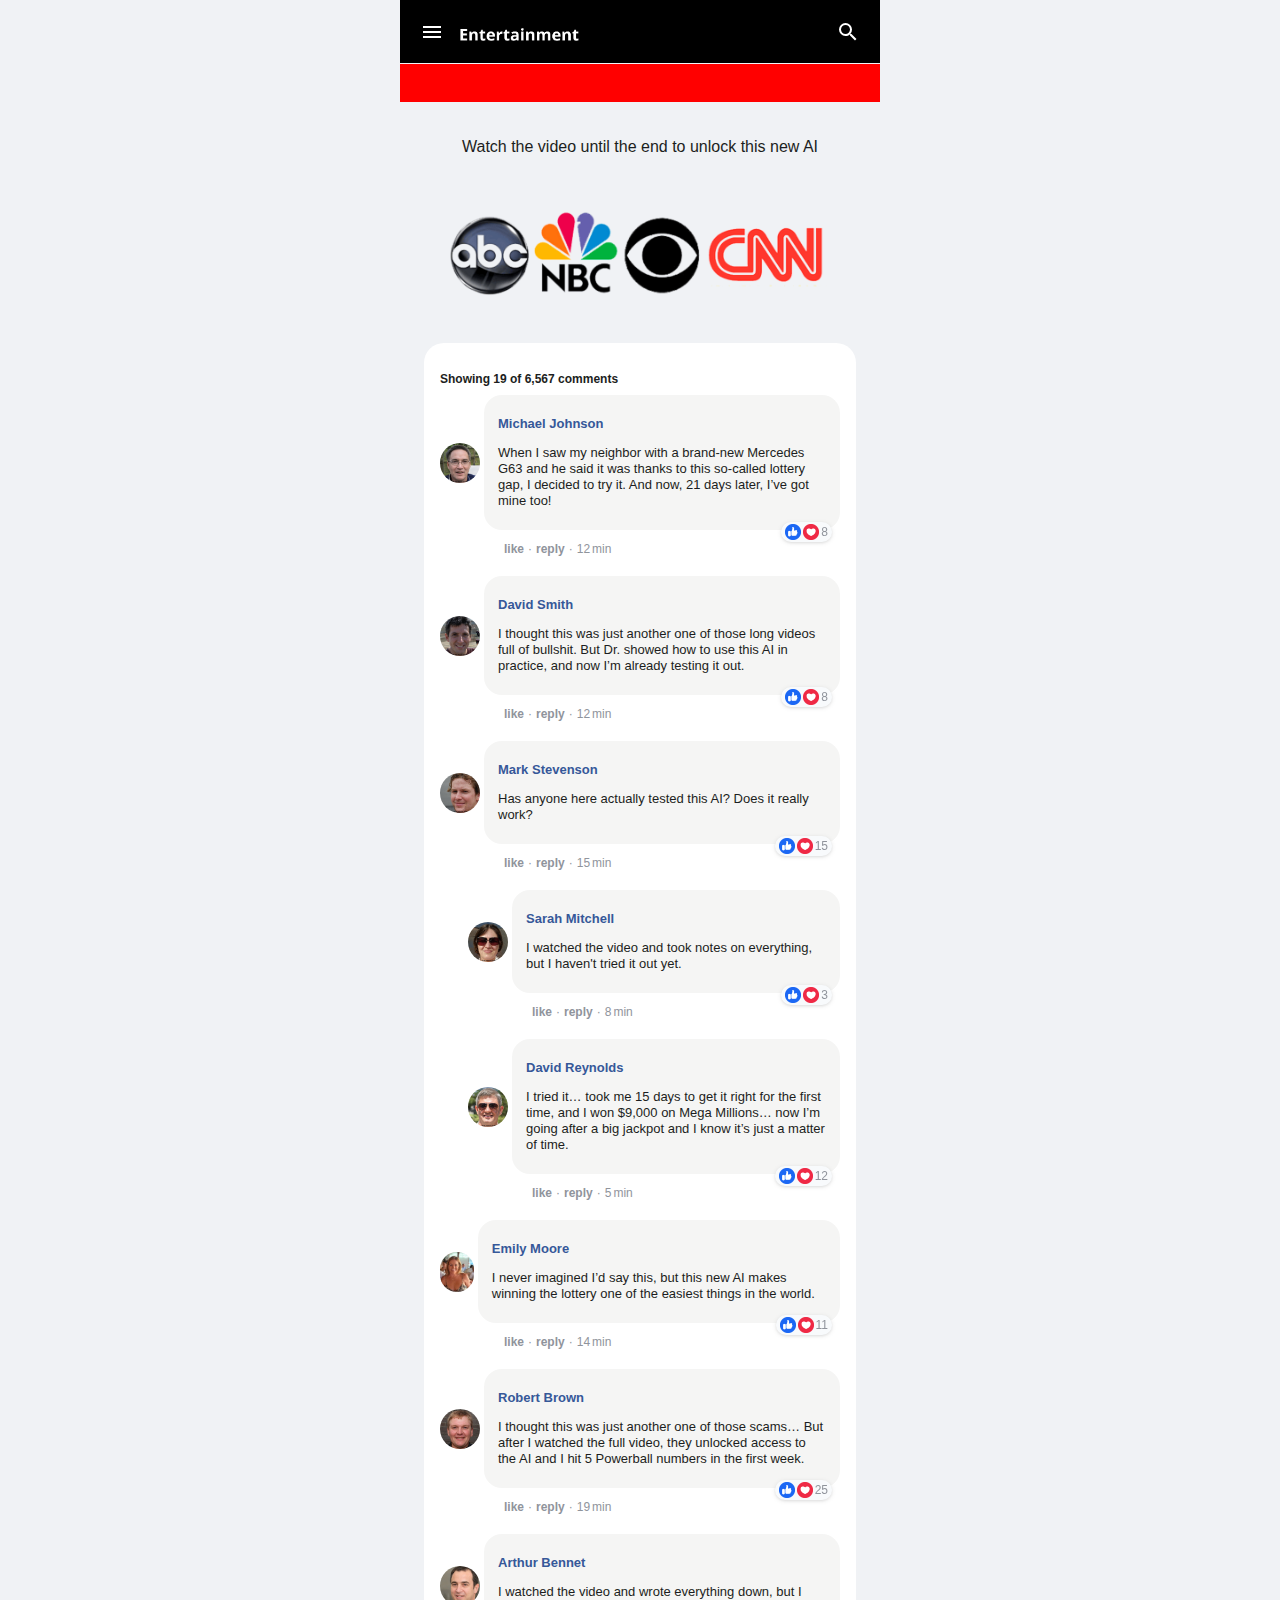
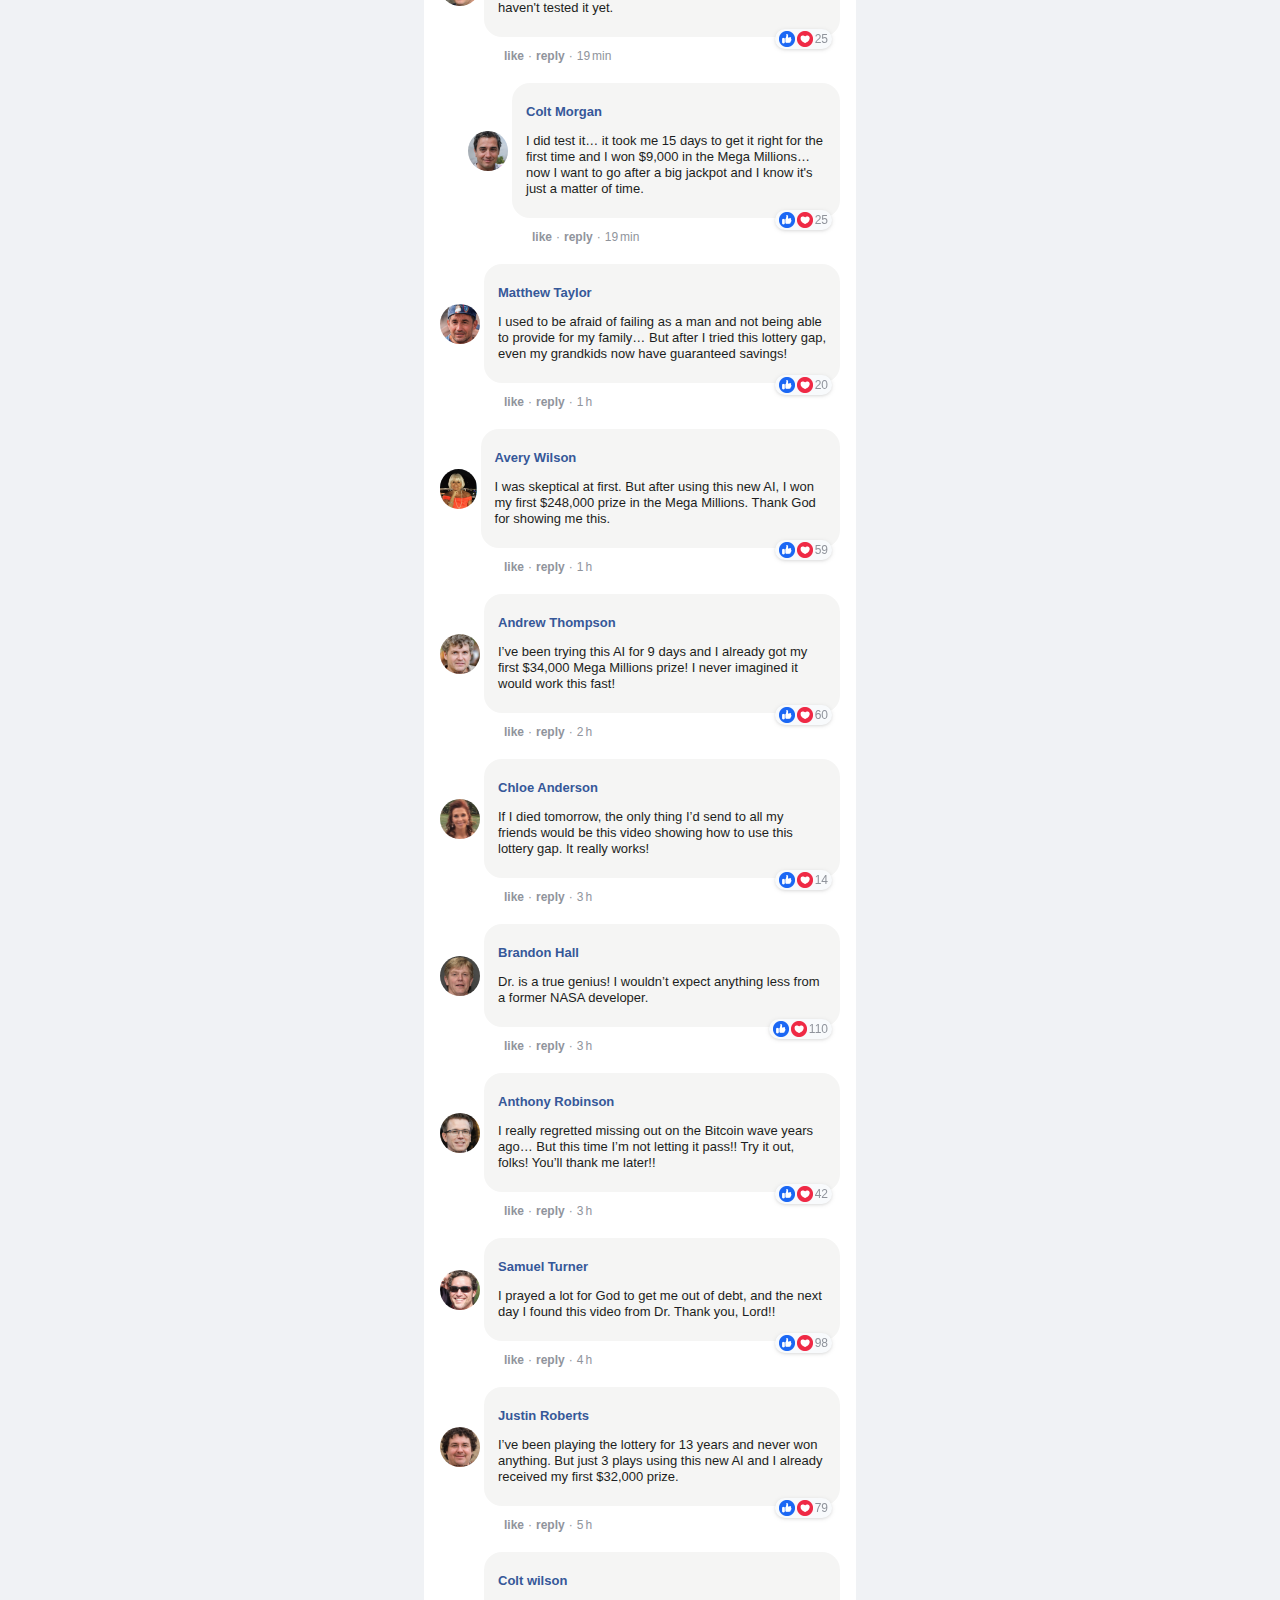
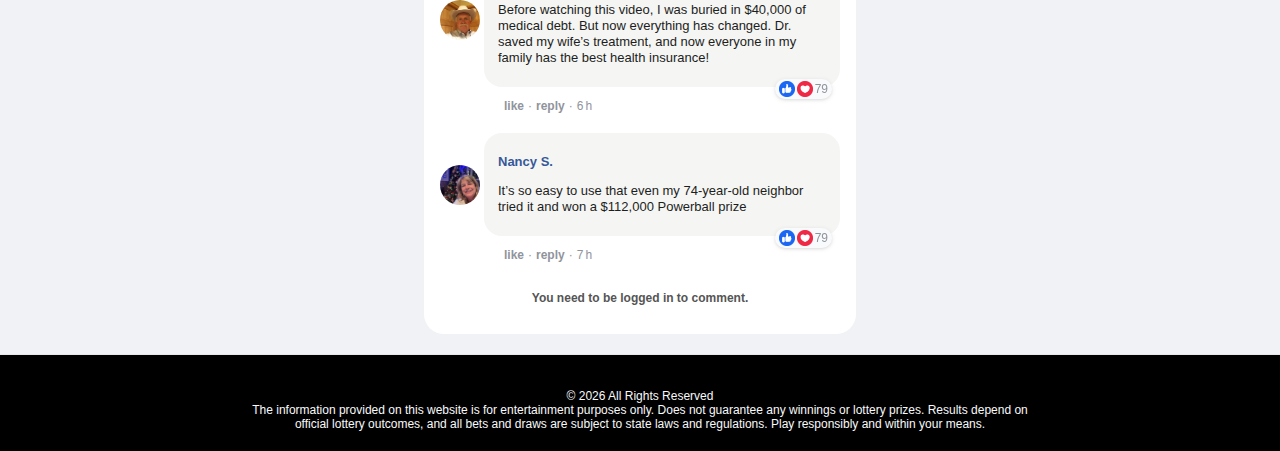
<file: apollo1/index.html>
<!DOCTYPE html><html lang="pt-br"><head>
    <meta charset="UTF-8">
    <meta name="viewport" content="width=device-width, initial-scale=1.0">
    <script
      src="https://cdn.utmify.com.br/scripts/utms/latest.js"
      data-utmify-prevent-xcod-sck
      data-utmify-prevent-subids
      async
      defer
    ></script>
    <script src="https://www.digistore24-scripts.com/service/digistore.js"></script>
<script type="text/javascript">
digistorePromocode( { "product_id": 580678, "adjust_all_urls": true, "adjust_domain": true } );
</script>
    
    <title>Breaking News</title>

    <!-- Links preload Abaixo -->

<script>!function(i,n){i._plt=i._plt||(n&&n.timeOrigin?n.timeOrigin+n.now():Date.now())}(window,performance);</script>
<link rel="preload" href="https://scripts.converteai.net/017c6ea3-2469-4d2f-8bf9-d9fceddc79ce/players/698550273354a5f5fc8eb05a/v4/player.js" as="script">
<link rel="preload" href="https://scripts.converteai.net/lib/js/smartplayer-wc/v4/smartplayer.js" as="script">
<link rel="preload" href="https://cdn.converteai.net/017c6ea3-2469-4d2f-8bf9-d9fceddc79ce/69854faa0ad74b94a244452c/main.m3u8" as="fetch">
<link rel="dns-prefetch" href="https://cdn.converteai.net">
<link rel="dns-prefetch" href="https://scripts.converteai.net">
<link rel="dns-prefetch" href="https://images.converteai.net">
<link rel="dns-prefetch" href="https://api.vturb.com.br">
    
    <!-- Links preload Acima -->
    
    <!-- Estilos da Seção de Comentários (fornecidos) -->
    
    <!-- Script track Abaixo -->
    
    <link rel="stylesheet" href="css/style.css">
    <script defer="" src="js/track.js" type="text/javascript"></script>
    
    <script type="text/javascript" src="js/track_1.js"></script>
        
    <style>
        .cta-container {
    text-align: center;
    margin-top: 20px;
        }

        .cta-button {
            display: inline-block;
            background-color: #18b318;
            color: #ffffff;
            font-size: 18px;
            font-weight: bold;
            padding: 14px 28px;
            border-radius: 6px;
            text-decoration: none;
            transition: transform 0.2s ease, box-shadow 0.2s ease;
        }
        
        .cta-button:hover {
            transform: scale(1.05);
            box-shadow: 0 6px 16px rgba(0,0,0,0.25);
        }
        
        .cta-text {
            text-align: center;
            margin-top: 12px;
            font-size: 14px;
            color: #000;
        }

    
    
        .px-1{padding-left:4px;padding-right:4px}.pt-0.5{padding-top:2px}.mt-4{margin-top:16px}@media (min-width:640px){.sm\:text-sm{font-size:14px;line-height:20px}}.mt-2{margin-top:8px}.mb-2{margin-bottom:8px}.flex{display:flex}.w-full{width:100%}.space-x-1>:not([hidden])~:not([hidden]){margin-left:.25rem}.items-center{align-items:center}.font-\[Helvetica\]{font-family:Helvetica,Arial,sans-serif}.cursor-pointer{cursor:pointer}.rounded-full{border-radius:99999px}.h-12{height:48px}.w-12{width:48px}.flex-col{flex-direction:column}.py-1{padding-top:4px;padding-bottom:4px}.px-3{padding-left:12px;padding-right:12px}.pl-0\.5,.px-0\.5{padding-left:2px}.rounded-\[18px\]{border-radius:18px}.bg-stone-100{background-color:#f5f5f4}.px-0\.5{padding-right:2px}.font-semibold{font-weight:600}.text-\[\#365899\]{color:#365899}.text-\[13px\]{font-size:13px}.leading-4{line-height:16px}.hover\:underline:hover{text-decoration-line:underline}.text-sm{font-size:13px}.relative{position:relative}.justify-between{justify-content:space-between}.grow{flex-grow:1}.text-xs{font-size:12px}.text-\[\#90949c\]{color:#90949c}.ml-px{margin-left:1px}.gap-1{gap:4px}.w-fit{width:fit-content}.hidden{display:none}.-mt-1{margin-top:-4px}.-mt-2{margin-top:-8px}.mr-2{margin-right:8px}.h-4,.h-5{height:16px}.drop-shadow{--tw-drop-shadow:drop-shadow(0 1px 2px rgba(0, 0, 0, 0.1)) drop-shadow(0 1px 1px rgba(0, 0, 0, 0.06));filter:var(--tw-drop-shadow)}.bg-slate-50{background-color:#f8fafc}.py-0\.5{padding-top:2px;padding-bottom:2px}.pr-1{padding-right:4px}.block{display:block}.w-4{width:16px}.z-10{z-index:10}.-ml-1{margin-left:-4px}.ml-4{margin-left:16px}.gap-x-0\.5{column-gap:2px}.mr-0\.5{margin-right:2px;margin-left:2px}.border-l{border-left-width:1px}.border-slate-300{border-color:#cbd5e1}.border-dotted{border-style:dotted}.ml-5{margin-left:20px}.h-8{height:32px}.w-8{width:32px}.h-10{height:40px}.w-10{width:40px}@media (min-width:640px){.sm\:w-16{width:64px}.sm\:ml-12{margin-left:48px}}.pl-2{padding-left:8px}
    .esconder {
    display: none;
    }

    </style>
</head>
<body>

    <header class="header">
        <div class="header-left">
            <!-- Ícone de Lista (Menu Hambúrguer) -->
            <svg class="header-icon" xmlns="http://www.w3.org/2000/svg" viewBox="0 0 24 24">
                <path d="M3 18h18v-2H3v2zm0-5h18v-2H3v2zm0-7v2h18V6H3z"></path>
            </svg>
            <img class="logo" src="images/logo_cnn.png" alt="Logo CNN">
        </div>
        <!-- Ícone de Lupa -->
        <svg class="search-icon" xmlns="http://www.w3.org/2000/svg" viewBox="0 0 24 24">
            <path d="M15.5 14h-.79l-.28-.27A6.471 6.471 0 0 0 16 9.5 6.5 6.5 0 1 0 9.5 16c1.61 0 3.09-.59 4.23-1.57l.27.28v.79l5 4.99L20.49 19l-4.99-5zm-6 0C7.01 14 5 11.99 5 9.5S7.01 5 9.5 5 14 7.01 14 9.5 11.99 14 9.5 14z"></path>
        </svg>
    </header>

    <div class="news-ticker">
        <p>BREAKING NEWS LIVE UPDATES BREAKING NEWS LIVE UPDATES BREAKING NEWS LIVE UPDATES BREAKING NEWS</p>
    </div>

    <main class="main-content container">
        
        <!-- Vídeo VTurb Abaixo -->
        
     <vturb-smartplayer id="vid-698550273354a5f5fc8eb05a" style="display: block; margin: 0 auto; width: 100%; "></vturb-smartplayer> <script type="text/javascript"> var s=document.createElement("script"); s.src="https://scripts.converteai.net/017c6ea3-2469-4d2f-8bf9-d9fceddc79ce/players/698550273354a5f5fc8eb05a/v4/player.js", s.async=!0,document.head.appendChild(s); </script>

</script>
<div class="cta-container esconder">
    <a href="https://www.digistore24.com/product/580678/?aff=smileplease&ds24tr=pvb1" class="cta-button">
        Click Here to Get Lottocash
    </a>
</div>
        <script>
(function waitForVTurb() {
    var player = document.querySelector("vturb-smartplayer");

    if (!player || !player.displayHiddenElements) {
        return setTimeout(waitForVTurb, 300);
    }

    var delaySeconds = 1703; // ⏱️ tempo do delay

    player.addEventListener("player:ready", function () {
        player.displayHiddenElements(delaySeconds, [".esconder"], {
            persist: true
        });
    });
})();
</script>
       <!-- Vídeo VTurb Acima -->

        <p>Watch the video until the end to unlock this new AI</p>

        <!-- Imagem abaixo do texto -->
        <img src="images/ic.png" alt="Placeholder Image" class="content-image">

        <!-- Seção de Comentários -->
<div class="jfbHXl2771743" id="division-YxboBD5624765">
    <div class="fbComments-YeMIFq5624766" style="margin-left:auto;margin-right:auto;width: 90%">
        <style>
            .fbComments-YeMIFq5624766-element { padding: 16px; border-radius:20px; background-color:#fff; margin-top: 20px; } .fbComments-YeMIFq5624766-element p, .fbComments-YeMIFq5624766-element span { font-family: 'Helvetica', 'Arial', sans-serif; } .fbComments-YeMIFq5624766-element .text-sm { font-weight: 500 !important; } .fbComments-YeMIFq5624766-element p { text-align: left; }
        </style>
        <div class="fbComments-YeMIFq5624766-element" id="testimonials">
            <p class="text-xs sm:text-sm leading-4 font-semibold mb-2"> Showing 19 of 6,567 comments </p>
            
            <div class="mb-2">
                <div class="flex w-full space-x-1 items-center font-[Helvetica]"><img class="cursor-pointer rounded-full h-10 w-10" loading="lazy" src="images/a.jpg">
                    <div class="flex w-full flex-col py-1 px-3 rounded-[18px] bg-stone-100">
                        <div class="px-0.5 py-1">
                            <p class="font-semibold text-[#365899] text-[13px] leading-4 cursor-pointer hover:underline"> Michael Johnson </p>
                            <p class="text-sm leading-4 pt-0.5"> When I saw my neighbor with a brand-new Mercedes G63 and he said it was thanks to this so-called lottery gap, I decided to try it. And now, 21 days later, I’ve got mine too! </p>
                        </div>
                    </div>
                </div>
                <div class="flex w-full justify-between">
                    <div class="w-12 sm:w-16"></div>
                    <div class="grow flex gap-1 text-xs pt-0.5">
                        <p class="font-semibold cursor-pointer hover:underline text-[#90949c]"> like </p>
                        <p class="text-[#90949c]">·</p>
                        <p class="font-semibold cursor-pointer hover:underline text-[#90949c]"> reply </p>
                        <p class="text-[#90949c]">·</p>
                        <div class="text-[#90949c] flex gap-x-0.5 cursor-pointer hover:underline">
                            <p class="text-xs text-[#90949c]"> 12 </p>
                            <p class="text-[#90949c]">min</p>
                        </div>
                    </div>
                    <div class="-mt-2 mr-2 h-5 flex items-center relative drop-shadow rounded-full bg-slate-50 py-0.5 px-1 w-fit"><img class="w-4 block" loading="lazy" src="images/l.png"><img class="w-4 -ml-1 mr-0.5" loading="lazy" src="images/h.png"><span class="text-xs text-[#90949c] pt-0.5"> 8 </span></div>
                </div>
            </div>

            <div class="mb-2">
                <div class="flex w-full space-x-1 items-center font-[Helvetica]"><img class="cursor-pointer rounded-full h-10 w-10" loading="lazy" src="images/b.jpg">
                    <div class="flex w-full flex-col py-1 px-3 rounded-[18px] bg-stone-100">
                        <div class="px-0.5 py-1">
                            <p class="font-semibold text-[#365899] text-[13px] leading-4 cursor-pointer hover:underline"> David Smith </p>
                            <p class="text-sm leading-4 pt-0.5"> I thought this was just another one of those long videos full of bullshit. But Dr. showed how to use this AI in practice, and now I’m already testing it out. </p>
                        </div>
                    </div>
                </div>
                <div class="flex w-full justify-between">
                    <div class="w-12 sm:w-16"></div>
                    <div class="grow flex gap-1 text-xs pt-0.5">
                        <p class="font-semibold cursor-pointer hover:underline text-[#90949c]"> like </p>
                        <p class="text-[#90949c]">·</p>
                        <p class="font-semibold cursor-pointer hover:underline text-[#90949c]"> reply </p>
                        <p class="text-[#90949c]">·</p>
                        <div class="text-[#90949c] flex gap-x-0.5 cursor-pointer hover:underline">
                            <p class="text-xs text-[#90949c]"> 12 </p>
                            <p class="text-[#90949c]">min</p>
                        </div>
                    </div>
                    <div class="-mt-2 mr-2 h-5 flex items-center relative drop-shadow rounded-full bg-slate-50 py-0.5 px-1 w-fit"><img class="w-4 block" loading="lazy" src="images/l.png"><img class="w-4 -ml-1 mr-0.5" loading="lazy" src="images/h.png"><span class="text-xs text-[#90949c] pt-0.5"> 8 </span></div>
                </div>
            </div>

            <div class="mb-2">
                <div class="flex w-full space-x-1 items-center font-[Helvetica]"><img class="cursor-pointer rounded-full h-10 w-10" loading="lazy" src="images/mark.jpg"> <div class="flex w-full flex-col py-1 px-3 rounded-[18px] bg-stone-100">
                        <div class="px-0.5 py-1">
                            <p class="font-semibold text-[#365899] text-[13px] leading-4 cursor-pointer hover:underline"> Mark Stevenson </p>
                            <p class="text-sm leading-4 pt-0.5"> Has anyone here actually tested this AI? Does it really work? </p>
                        </div>
                    </div>
                </div>
                <div class="flex w-full justify-between">
                    <div class="w-12 sm:w-16"></div>
                    <div class="grow flex gap-1 text-xs pt-0.5">
                        <p class="font-semibold cursor-pointer hover:underline text-[#90949c]"> like </p>
                        <p class="text-[#90949c]">·</p>
                        <p class="font-semibold cursor-pointer hover:underline text-[#90949c]"> reply </p>
                        <p class="text-[#90949c]">·</p>
                        <div class="text-[#90949c] flex gap-x-0.5 cursor-pointer hover:underline">
                            <p class="text-xs text-[#90949c]"> 15 </p>
                            <p class="text-[#90949c]">min</p>
                        </div>
                        
                    </div>
                    <div class="-mt-2 mr-2 h-5 flex items-center relative drop-shadow rounded-full bg-slate-50 py-0.5 px-1 w-fit"><img class="w-4 block" loading="lazy" src="images/l.png"><img class="w-4 -ml-1 mr-0.5" loading="lazy" src="images/h.png"><span class="text-xs text-[#90949c] pt-0.5"> 15 </span></div>
                </div>
                
            </div>

            <div class="ml-5" style="border-left: 1px dotted #fffff;">
                <div class="pl-2">
                    
                    <div class="mb-2">
                        <div class="flex w-full space-x-1 items-center font-[Helvetica]"><img class="cursor-pointer rounded-full h-10 w-10" loading="lazy" src="images/Sarah.jpg"> <div class="flex w-full flex-col py-1 px-3 rounded-[18px] bg-stone-100">
                                <div class="px-0.5 py-1">
                                    <p class="font-semibold text-[#365899] text-[13px] leading-4 cursor-pointer hover:underline"> Sarah Mitchell </p>
                                    <p class="text-sm leading-4 pt-0.5"> I watched the video and took notes on everything, but I haven't tried it out yet. </p>
                                </div>
                            </div>
                        </div>
                        <div class="flex w-full justify-between">
                            <div class="w-12 sm:w-16"></div>
                            <div class="grow flex gap-1 text-xs pt-0.5">
                                <p class="font-semibold cursor-pointer hover:underline text-[#90949c]"> like </p>
                                <p class="text-[#90949c]">·</p>
                                <p class="font-semibold cursor-pointer hover:underline text-[#90949c]"> reply </p>
                                <p class="text-[#90949c]">·</p>
                                <div class="text-[#90949c] flex gap-x-0.5 cursor-pointer hover:underline">
                                    <p class="text-xs text-[#90949c]"> 8 </p>
                                    <p class="text-[#90949c]">min</p>
                                </div>
                            </div>
                            <div class="-mt-2 mr-2 h-5 flex items-center relative drop-shadow rounded-full bg-slate-50 py-0.5 px-1 w-fit"><img class="w-4 block" loading="lazy" src="images/l.png"><img class="w-4 -ml-1 mr-0.5" loading="lazy" src="images/h.png"><span class="text-xs text-[#90949c] pt-0.5"> 3 </span></div>
                        </div>
                    </div>

                    <div class="mb-2">
                        <div class="flex w-full space-x-1 items-center font-[Helvetica]"><img class="cursor-pointer rounded-full h-10 w-10" loading="lazy" src="images/david.jpg"> <div class="flex w-full flex-col py-1 px-3 rounded-[18px] bg-stone-100">
                                <div class="px-0.5 py-1">
                                    <p class="font-semibold text-[#365899] text-[13px] leading-4 cursor-pointer hover:underline"> David Reynolds </p>
                                    <p class="text-sm leading-4 pt-0.5"> I tried it… took me 15 days to get it right for the first time, and I won $9,000 on Mega Millions… now I’m going after a big jackpot and I know it’s just a matter of time. </p>
                                </div>
                            </div>
                        </div>
                        <div class="flex w-full justify-between">
                            <div class="w-12 sm:w-16"></div>
                            <div class="grow flex gap-1 text-xs pt-0.5">
                                <p class="font-semibold cursor-pointer hover:underline text-[#90949c]"> like </p>
                                <p class="text-[#90949c]">·</p>
                                <p class="font-semibold cursor-pointer hover:underline text-[#90949c]"> reply </p>
                                <p class="text-[#90949c]">·</p>
                                <div class="text-[#90949c] flex gap-x-0.5 cursor-pointer hover:underline">
                                    <p class="text-xs text-[#90949c]"> 5 </p>
                                    <p class="text-[#90949c]">min</p>
                                </div>
                            </div>
                            <div class="-mt-2 mr-2 h-5 flex items-center relative drop-shadow rounded-full bg-slate-50 py-0.5 px-1 w-fit"><img class="w-4 block" loading="lazy" src="images/l.png"><img class="w-4 -ml-1 mr-0.5" loading="lazy" src="images/h.png"><span class="text-xs text-[#90949c] pt-0.5"> 12 </span></div>
                        </div>
                    </div>
                </div>
            </div>
            <div class="mb-2">
                <div class="flex w-full space-x-1 items-center font-[Helvetica]"><img class="cursor-pointer rounded-full h-10 w-10" loading="lazy" src="images/Ana.jpg">
                    <div class="flex w-full flex-col py-1 px-3 rounded-[18px] bg-stone-100">
                        <div class="px-0.5 py-1">
                            <p class="font-semibold text-[#365899] text-[13px] leading-4 cursor-pointer hover:underline"> Emily Moore </p>
                            <p class="text-sm leading-4 pt-0.5">I never imagined I’d say this, but this new AI makes winning the lottery one of the easiest things in the world.</p>
                        </div>
                    </div>
                </div>
                <div class="flex w-full justify-between">
                    <div class="w-12 sm:w-16"></div>
                    <div class="grow flex gap-1 text-xs pt-0.5">
                        <p class="font-semibold cursor-pointer hover:underline text-[#90949c]"> like </p>
                        <p class="text-[#90949c]">·</p>
                        <p class="font-semibold cursor-pointer hover:underline text-[#90949c]"> reply </p>
                        <p class="text-[#90949c]">·</p>
                        <div class="text-[#90949c] flex gap-x-0.5 cursor-pointer hover:underline">
                            <p class="text-xs text-[#90949c]"> 14 </p>
                            <p class="text-[#90949c]">min</p>
                        </div>
                    </div>
                    <div class="-mt-2 mr-2 h-5 flex items-center relative drop-shadow rounded-full bg-slate-50 py-0.5 px-1 w-fit"><img class="w-4 block" loading="lazy" src="images/l.png"><img class="w-4 -ml-1 mr-0.5" loading="lazy" src="images/h.png"><span class="text-xs text-[#90949c] pt-0.5"> 11 </span></div>
                </div>
            </div>

            <div class="mb-2">
                <div class="flex w-full space-x-1 items-center font-[Helvetica]"><img class="cursor-pointer rounded-full h-10 w-10" loading="lazy" src="images/d.jpg">
                    <div class="flex w-full flex-col py-1 px-3 rounded-[18px] bg-stone-100">
                        <div class="px-0.5 py-1">
                            <p class="font-semibold text-[#365899] text-[13px] leading-4 cursor-pointer hover:underline"> Robert Brown </p>
                            <p class="text-sm leading-4 pt-0.5"> I thought this was just another one of those scams… But after I watched the full video, they unlocked access to the AI and I hit 5 Powerball numbers in the first week.</p>
                        </div>
                    </div>
                </div>
                <div class="flex w-full justify-between">
                    <div class="w-12 sm:w-16"></div>
                    <div class="grow flex gap-1 text-xs pt-0.5">
                        <p class="font-semibold cursor-pointer hover:underline text-[#90949c]"> like </p>
                        <p class="text-[#90949c]">·</p>
                        <p class="font-semibold cursor-pointer hover:underline text-[#90949c]"> reply </p>
                        <p class="text-[#90949c]">·</p>
                        <div class="text-[#90949c] flex gap-x-0.5 cursor-pointer hover:underline">
                            <p class="text-xs text-[#90949c]"> 19 </p>
                            <p class="text-[#90949c]">min</p>
                        </div>

                    </div>
                    <div class="-mt-2 mr-2 h-5 flex items-center relative drop-shadow rounded-full bg-slate-50 py-0.5 px-1 w-fit"><img class="w-4 block" loading="lazy" src="images/l.png"><img class="w-4 -ml-1 mr-0.5" loading="lazy" src="images/h.png"><span class="text-xs text-[#90949c] pt-0.5"> 25 </span></div>
                </div>
            </div>
            
            <div class="mb-2">
                <div class="flex w-full space-x-1 items-center font-[Helvetica]"><img class="cursor-pointer rounded-full h-10 w-10" loading="lazy" src="images/Face%20%281%29.webp">
                    <div class="flex w-full flex-col py-1 px-3 rounded-[18px] bg-stone-100">
                        <div class="px-0.5 py-1">
                            <p class="font-semibold text-[#365899] text-[13px] leading-4 cursor-pointer hover:underline"> Arthur Bennet  </p>
                            <p class="text-sm leading-4 pt-0.5"> I watched the video and wrote everything down, but I haven't tested it yet.</p>
                        </div>
                    </div>
                </div>
                <div class="flex w-full justify-between">
                    <div class="w-12 sm:w-16"></div>
                    <div class="grow flex gap-1 text-xs pt-0.5">
                        <p class="font-semibold cursor-pointer hover:underline text-[#90949c]"> like </p>
                        <p class="text-[#90949c]">·</p>
                        <p class="font-semibold cursor-pointer hover:underline text-[#90949c]"> reply </p>
                        <p class="text-[#90949c]">·</p>
                        <div class="text-[#90949c] flex gap-x-0.5 cursor-pointer hover:underline">
                            <p class="text-xs text-[#90949c]"> 19 </p>
                            <p class="text-[#90949c]">min</p>
                        </div>
                    </div>
                    <div class="-mt-2 mr-2 h-5 flex items-center relative drop-shadow rounded-full bg-slate-50 py-0.5 px-1 w-fit"><img class="w-4 block" loading="lazy" src="images/l.png"><img class="w-4 -ml-1 mr-0.5" loading="lazy" src="images/h.png"><span class="text-xs text-[#90949c] pt-0.5"> 25 </span></div>
                </div>
            </div>

            <div class="ml-5" style="border-left: 1px dotted #fffff;">
                <div class="pl-2">
                    
                    <div class="mb-2">
                        <div class="flex w-full space-x-1 items-center font-[Helvetica]"><img class="cursor-pointer rounded-full h-10 w-10" loading="lazy" src="images/Face.webp">
                            <div class="flex w-full flex-col py-1 px-3 rounded-[18px] bg-stone-100">
                                <div class="px-0.5 py-1">
                                    <p class="font-semibold text-[#365899] text-[13px] leading-4 cursor-pointer hover:underline"> Colt Morgan </p>
                                    <p class="text-sm leading-4 pt-0.5"> I did test it… it took me 15 days to get it right for the first time and I won $9,000 in the Mega Millions… now I want to go after a big jackpot and I know it's just a matter of time.</p>
                                </div>
                            </div>
                        </div>
                        <div class="flex w-full justify-between">
                            <div class="w-12 sm:w-16"></div>
                            <div class="grow flex gap-1 text-xs pt-0.5">
                                <p class="font-semibold cursor-pointer hover:underline text-[#90949c]"> like </p>
                                <p class="text-[#90949c]">·</p>
                                <p class="font-semibold cursor-pointer hover:underline text-[#90949c]"> reply </p>
                                <p class="text-[#90949c]">·</p>
                                <div class="text-[#90949c] flex gap-x-0.5 cursor-pointer hover:underline">
                                    <p class="text-xs text-[#90949c]"> 19 </p>
                                    <p class="text-[#90949c]">min</p>
                                </div>
                            </div>
                            <div class="-mt-2 mr-2 h-5 flex items-center relative drop-shadow rounded-full bg-slate-50 py-0.5 px-1 w-fit"><img class="w-4 block" loading="lazy" src="images/l.png"><img class="w-4 -ml-1 mr-0.5" loading="lazy" src="images/h.png"><span class="text-xs text-[#90949c] pt-0.5"> 25 </span></div>
                        </div>
                    </div>
                </div>
            </div>

            <div class="mb-2">
                <div class="flex w-full space-x-1 items-center font-[Helvetica]"><img class="cursor-pointer rounded-full h-10 w-10" loading="lazy" src="images/e.jpg">
                    <div class="flex w-full flex-col py-1 px-3 rounded-[18px] bg-stone-100">
                        <div class="px-0.5 py-1">
                            <p class="font-semibold text-[#365899] text-[13px] leading-4 cursor-pointer hover:underline"> Matthew Taylor </p>
                            <p class="text-sm leading-4 pt-0.5"> I used to be afraid of failing as a man and not being able to provide for my family… But after I tried this lottery gap, even my grandkids now have guaranteed savings!</p>
                        </div>
                    </div>
                </div>
                <div class="flex w-full justify-between">
                    <div class="w-12 sm:w-16"></div>
                    <div class="grow flex gap-1 text-xs pt-0.5">
                        <p class="font-semibold cursor-pointer hover:underline text-[#90949c]"> like </p>
                        <p class="text-[#90949c]">·</p>
                        <p class="font-semibold cursor-pointer hover:underline text-[#90949c]"> reply </p>
                        <p class="text-[#90949c]">·</p>
                        <div class="text-[#90949c] flex gap-x-0.5 cursor-pointer hover:underline">
                            <p class="text-xs text-[#90949c]"> 1 </p>
                            <p class="text-[#90949c]">h</p>
                        </div>

                    </div>
                    <div class="-mt-2 mr-2 h-5 flex items-center relative drop-shadow rounded-full bg-slate-50 py-0.5 px-1 w-fit"><img class="w-4 block" loading="lazy" src="images/l.png"><img class="w-4 -ml-1 mr-0.5" loading="lazy" src="images/h.png"><span class="text-xs text-[#90949c] pt-0.5"> 20 </span></div>
                </div>
            </div>

            <div class="mb-2">
                <div class="flex w-full space-x-1 items-center font-[Helvetica]"><img class="cursor-pointer rounded-full h-10 w-10" loading="lazy" src="images/Pat.jpg">
                    <div class="flex w-full flex-col py-1 px-3 rounded-[18px] bg-stone-100">
                        <div class="px-0.5 py-1">
                            <p class="font-semibold text-[#365899] text-[13px] leading-4 cursor-pointer hover:underline"> Avery Wilson </p>
                            <p class="text-sm leading-4 pt-0.5"> I was skeptical at first. But after using this new AI, I won my first $248,000 prize in the Mega Millions. Thank God for showing me this.</p>
                        </div>
                    </div>
                </div>
                <div class="flex w-full justify-between">
                    <div class="w-12 sm:w-16"></div>
                    <div class="grow flex gap-1 text-xs pt-0.5">
                        <p class="font-semibold cursor-pointer hover:underline text-[#90949c]"> like </p>
                        <p class="text-[#90949c]">·</p>
                        <p class="font-semibold cursor-pointer hover:underline text-[#90949c]"> reply </p>
                        <p class="text-[#90949c]">·</p>
                        <div class="text-[#90949c] flex gap-x-0.5 cursor-pointer hover:underline">
                            <p class="text-xs text-[#90949c]"> 1 </p>
                            <p class="text-[#90949c]">h</p>
                        </div>

                    </div>
                    <div class="-mt-2 mr-2 h-5 flex items-center relative drop-shadow rounded-full bg-slate-50 py-0.5 px-1 w-fit"><img class="w-4 block" loading="lazy" src="images/l.png"><img class="w-4 -ml-1 mr-0.5" loading="lazy" src="images/h.png"><span class="text-xs text-[#90949c] pt-0.5"> 59 </span></div>
                </div>
            </div>

            <div class="mb-2">
                <div class="flex w-full space-x-1 items-center font-[Helvetica]"><img class="cursor-pointer rounded-full h-10 w-10" loading="lazy" src="images/g.jpg">
                    <div class="flex w-full flex-col py-1 px-3 rounded-[18px] bg-stone-100">
                        <div class="px-0.5 py-1">
                            <p class="font-semibold text-[#365899] text-[13px] leading-4 cursor-pointer hover:underline"> Andrew Thompson </p>
                            <p class="text-sm leading-4 pt-0.5">I’ve been trying this AI for 9 days and I already got my first $34,000 Mega Millions prize! I never imagined it would work this fast!</p>
                        </div>
                    </div>
                </div>
                <div class="flex w-full justify-between">
                    <div class="w-12 sm:w-16"></div>
                    <div class="grow flex gap-1 text-xs pt-0.5">
                        <p class="font-semibold cursor-pointer hover:underline text-[#90949c]"> like </p>
                        <p class="text-[#90949c]">·</p>
                        <p class="font-semibold cursor-pointer hover:underline text-[#90949c]"> reply </p>
                        <p class="text-[#90949c]">·</p>
                        <div class="text-[#90949c] flex gap-x-0.5 cursor-pointer hover:underline">
                            <p class="text-xs text-[#90949c]"> 2 </p>
                            <p class="text-[#90949c]">h</p>
                        </div>

                    </div>
                    <div class="-mt-2 mr-2 h-5 flex items-center relative drop-shadow rounded-full bg-slate-50 py-0.5 px-1 w-fit"><img class="w-4 block" loading="lazy" src="images/l.png"><img class="w-4 -ml-1 mr-0.5" loading="lazy" src="images/h.png"><span class="text-xs text-[#90949c] pt-0.5"> 60 </span></div>
                </div>
            </div>

            <div class="mb-2">
                <div class="flex w-full space-x-1 items-center font-[Helvetica]"><img class="cursor-pointer rounded-full h-10 w-10" loading="lazy" src="images/Cris.jpg">
                    <div class="flex w-full flex-col py-1 px-3 rounded-[18px] bg-stone-100">
                        <div class="px-0.5 py-1">
                            <p class="font-semibold text-[#365899] text-[13px] leading-4 cursor-pointer hover:underline"> Chloe Anderson </p>
                            <p class="text-sm leading-4 pt-0.5"> If I died tomorrow, the only thing I’d send to all my friends would be this video showing how to use this lottery gap. It really works!</p>
                        </div>
                    </div>
                </div>
                <div class="flex w-full justify-between">
                    <div class="w-12 sm:w-16"></div>
                    <div class="grow flex gap-1 text-xs pt-0.5">
                        <p class="font-semibold cursor-pointer hover:underline text-[#90949c]"> like </p>
                        <p class="text-[#90949c]">·</p>
                        <p class="font-semibold cursor-pointer hover:underline text-[#90949c]"> reply </p>
                        <p class="text-[#90949c]">·</p>
                        <div class="text-[#90949c] flex gap-x-0.5 cursor-pointer hover:underline">
                            <p class="text-xs text-[#90949c]"> 3 </p>
                            <p class="text-[#90949c]">h</p>
                        </div>

                    </div>
                    <div class="-mt-2 mr-2 h-5 flex items-center relative drop-shadow rounded-full bg-slate-50 py-0.5 px-1 w-fit"><img class="w-4 block" loading="lazy" src="images/l.png"><img class="w-4 -ml-1 mr-0.5" loading="lazy" src="images/h.png"><span class="text-xs text-[#90949c] pt-0.5"> 14 </span></div>
                </div>
            </div>

            <div class="mb-2">
                <div class="flex w-full space-x-1 items-center font-[Helvetica]"><img class="cursor-pointer rounded-full h-10 w-10" loading="lazy" src="images/i.jpg">
                    <div class="flex w-full flex-col py-1 px-3 rounded-[18px] bg-stone-100">
                        <div class="px-0.5 py-1">
                            <p class="font-semibold text-[#365899] text-[13px] leading-4 cursor-pointer hover:underline"> Brandon Hall </p>
                            <p class="text-sm leading-4 pt-0.5"> Dr. is a true genius! I wouldn’t expect anything less from a former NASA developer.</p>
                        </div>
                    </div>
                </div>
                <div class="flex w-full justify-between">
                    <div class="w-12 sm:w-16"></div>
                    <div class="grow flex gap-1 text-xs pt-0.5">
                        <p class="font-semibold cursor-pointer hover:underline text-[#90949c]"> like </p>
                        <p class="text-[#90949c]">·</p>
                        <p class="font-semibold cursor-pointer hover:underline text-[#90949c]"> reply </p>
                        <p class="text-[#90949c]">·</p>
                        <div class="text-[#90949c] flex gap-x-0.5 cursor-pointer hover:underline">
                            <p class="text-xs text-[#90949c]"> 3 </p>
                            <p class="text-[#90949c]">h</p>
                        </div>

                    </div>
                    <div class="-mt-2 mr-2 h-5 flex items-center relative drop-shadow rounded-full bg-slate-50 py-0.5 px-1 w-fit"><img class="w-4 block" loading="lazy" src="images/l.png"><img class="w-4 -ml-1 mr-0.5" loading="lazy" src="images/h.png"><span class="text-xs text-[#90949c] pt-0.5"> 110 </span></div>
                </div>
            </div>

            <div class="mb-2">
                <div class="flex w-full space-x-1 items-center font-[Helvetica]"><img class="cursor-pointer rounded-full h-10 w-10" loading="lazy" src="images/j.jpg">
                    <div class="flex w-full flex-col py-1 px-3 rounded-[18px] bg-stone-100">
                        <div class="px-0.5 py-1">
                            <p class="font-semibold text-[#365899] text-[13px] leading-4 cursor-pointer hover:underline"> Anthony Robinson </p>
                            <p class="text-sm leading-4 pt-0.5"> I really regretted missing out on the Bitcoin wave years ago… But this time I’m not letting it pass!! Try it out, folks! You’ll thank me later!!</p>
                        </div>
                    </div>
                </div>
                <div class="flex w-full justify-between">
                    <div class="w-12 sm:w-16"></div>
                    <div class="grow flex gap-1 text-xs pt-0.5">
                        <p class="font-semibold cursor-pointer hover:underline text-[#90949c]"> like </p>
                        <p class="text-[#90949c]">·</p>
                        <p class="font-semibold cursor-pointer hover:underline text-[#90949c]"> reply </p>
                        <p class="text-[#90949c]">·</p>
                        <div class="text-[#90949c] flex gap-x-0.5 cursor-pointer hover:underline">
                            <p class="text-xs text-[#90949c]"> 3 </p>
                            <p class="text-[#90949c]">h</p>
                        </div>

                    </div>
                    <div class="-mt-2 mr-2 h-5 flex items-center relative drop-shadow rounded-full bg-slate-50 py-0.5 px-1 w-fit"><img class="w-4 block" loading="lazy" src="images/l.png"><img class="w-4 -ml-1 mr-0.5" loading="lazy" src="images/h.png"><span class="text-xs text-[#90949c] pt-0.5"> 42 </span></div>
                </div>
            </div>

            <div class="mb-2">
                <div class="flex w-full space-x-1 items-center font-[Helvetica]"><img class="cursor-pointer rounded-full h-10 w-10" loading="lazy" src="images/l.jpg">
                    <div class="flex w-full flex-col py-1 px-3 rounded-[18px] bg-stone-100">
                        <div class="px-0.5 py-1">
                            <p class="font-semibold text-[#365899] text-[13px] leading-4 cursor-pointer hover:underline"> Samuel Turner </p>
                            <p class="text-sm leading-4 pt-0.5"> I prayed a lot for God to get me out of debt, and the next day I found this video from Dr. Thank you, Lord!!</p>
                        </div>
                    </div>
                </div>
                <div class="flex w-full justify-between">
                    <div class="w-12 sm:w-16"></div>
                    <div class="grow flex gap-1 text-xs pt-0.5">
                        <p class="font-semibold cursor-pointer hover:underline text-[#90949c]"> like </p>
                        <p class="text-[#90949c]">·</p>
                        <p class="font-semibold cursor-pointer hover:underline text-[#90949c]"> reply </p>
                        <p class="text-[#90949c]">·</p>
                        <div class="text-[#90949c] flex gap-x-0.5 cursor-pointer hover:underline">
                            <p class="text-xs text-[#90949c]"> 4 </p>
                            <p class="text-[#90949c]">h</p>
                        </div>

                    </div>
                    <div class="-mt-2 mr-2 h-5 flex items-center relative drop-shadow rounded-full bg-slate-50 py-0.5 px-1 w-fit"><img class="w-4 block" loading="lazy" src="images/l.png"><img class="w-4 -ml-1 mr-0.5" loading="lazy" src="images/h.png"><span class="text-xs text-[#90949c] pt-0.5"> 98 </span></div>
                </div>
            </div>

            <div class="mb-2">
                <div class="flex w-full space-x-1 items-center font-[Helvetica]"><img class="cursor-pointer rounded-full h-10 w-10" loading="lazy" src="images/m.jpg">
                    <div class="flex w-full flex-col py-1 px-3 rounded-[18px] bg-stone-100">
                        <div class="px-0.5 py-1">
                            <p class="font-semibold text-[#365899] text-[13px] leading-4 cursor-pointer hover:underline"> Justin Roberts </p>
                            <p class="text-sm leading-4 pt-0.5"> I’ve been playing the lottery for 13 years and never won anything. But just 3 plays using this new AI and I already received my first $32,000 prize.</p>
                        </div>
                    </div>
                </div>
                <div class="flex w-full justify-between">
                    <div class="w-12 sm:w-16"></div>
                    <div class="grow flex gap-1 text-xs pt-0.5">
                        <p class="font-semibold cursor-pointer hover:underline text-[#90949c]"> like </p>
                        <p class="text-[#90949c]">·</p>
                        <p class="font-semibold cursor-pointer hover:underline text-[#90949c]"> reply </p>
                        <p class="text-[#90949c]">·</p>
                        <div class="text-[#90949c] flex gap-x-0.5 cursor-pointer hover:underline">
                            <p class="text-xs text-[#90949c]"> 5 </p>
                            <p class="text-[#90949c]">h</p>
                        </div>

                    </div>
                    <div class="-mt-2 mr-2 h-5 flex items-center relative drop-shadow rounded-full bg-slate-50 py-0.5 px-1 w-fit"><img class="w-4 block" loading="lazy" src="images/l.png"><img class="w-4 -ml-1 mr-0.5" loading="lazy" src="images/h.png"><span class="text-xs text-[#90949c] pt-0.5"> 79 </span></div>
                </div>
            </div>
            
            <div class="mb-2">
                <div class="flex w-full space-x-1 items-center font-[Helvetica]"><img class="cursor-pointer rounded-full h-10 w-10" loading="lazy" src="images/images%20%287%29.jpeg">
                    <div class="flex w-full flex-col py-1 px-3 rounded-[18px] bg-stone-100">
                        <div class="px-0.5 py-1">
                            <p class="font-semibold text-[#365899] text-[13px] leading-4 cursor-pointer hover:underline"> Colt wilson </p>
                            <p class="text-sm leading-4 pt-0.5"> Before watching this video, I was buried in $40,000 of medical debt. But now everything has changed. Dr. saved my wife’s treatment, and now everyone in my family has the best health insurance!</p>
                        </div>
                    </div>
                </div>
                <div class="flex w-full justify-between">
                    <div class="w-12 sm:w-16"></div>
                    <div class="grow flex gap-1 text-xs pt-0.5">
                        <p class="font-semibold cursor-pointer hover:underline text-[#90949c]"> like </p>
                        <p class="text-[#90949c]">·</p>
                        <p class="font-semibold cursor-pointer hover:underline text-[#90949c]"> reply </p>
                        <p class="text-[#90949c]">·</p>
                        <div class="text-[#90949c] flex gap-x-0.5 cursor-pointer hover:underline">
                            <p class="text-xs text-[#90949c]"> 6 </p>
                            <p class="text-[#90949c]">h</p>
                        </div>

                    </div>
                    <div class="-mt-2 mr-2 h-5 flex items-center relative drop-shadow rounded-full bg-slate-50 py-0.5 px-1 w-fit"><img class="w-4 block" loading="lazy" src="images/l.png"><img class="w-4 -ml-1 mr-0.5" loading="lazy" src="images/h.png"><span class="text-xs text-[#90949c] pt-0.5"> 79 </span></div>
                </div>
            </div>
                                    <div class="mb-2">
                <div class="flex w-full space-x-1 items-center font-[Helvetica]"><img class="cursor-pointer rounded-full h-10 w-10" loading="lazy" src="images/linda.jpeg">
                    <div class="flex w-full flex-col py-1 px-3 rounded-[18px] bg-stone-100">
                        <div class="px-0.5 py-1">
                            <p class="font-semibold text-[#365899] text-[13px] leading-4 cursor-pointer hover:underline"> Nancy S. </p>
                            <p class="text-sm leading-4 pt-0.5"> It’s so easy to use that even my 74-year-old neighbor tried it and won a $112,000 Powerball prize</p>
                        </div>
                    </div>
                </div>
                <div class="flex w-full justify-between">
                    <div class="w-12 sm:w-16"></div>
                    <div class="grow flex gap-1 text-xs pt-0.5">
                        <p class="font-semibold cursor-pointer hover:underline text-[#90949c]"> like </p>
                        <p class="text-[#90949c]">·</p>
                        <p class="font-semibold cursor-pointer hover:underline text-[#90949c]"> reply </p>
                        <p class="text-[#90949c]">·</p>
                        <div class="text-[#90949c] flex gap-x-0.5 cursor-pointer hover:underline">
                            <p class="text-xs text-[#90949c]"> 7 </p>
                            <p class="text-[#90949c]">h</p>
                        </div>

                    </div>
                    <div class="-mt-2 mr-2 h-5 flex items-center relative drop-shadow rounded-full bg-slate-50 py-0.5 px-1 w-fit"><img class="w-4 block" loading="lazy" src="images/l.png"><img class="w-4 -ml-1 mr-0.5" loading="lazy" src="images/h.png"><span class="text-xs text-[#90949c] pt-0.5"> 79 </span></div>
                </div>
            </div>
            
            <p class="text-xs sm:text-sm leading-4 font-semibold mt-4" style="color:#555;text-align:center;"> You need to be logged in to comment. </p>
        </div>
    </div>
</div>
       <!--comentários final--> 
    </main>
    

    <footer class="footer" id="footer">
        <div class="container">
            <div class="row">
                <div class="col-12">
                    <p>
                        <br>© 2026 All Rights Reserved
                        <br>The information provided on this website is for entertainment purposes only. Does not guarantee any winnings or lottery prizes. Results depend on official lottery outcomes, and all bets and draws are subject to state laws and regulations.
                        Play responsibly and within your means.
                    </p>
                </div>
            </div>
        </div>
</footer>

</body></html>
</file>
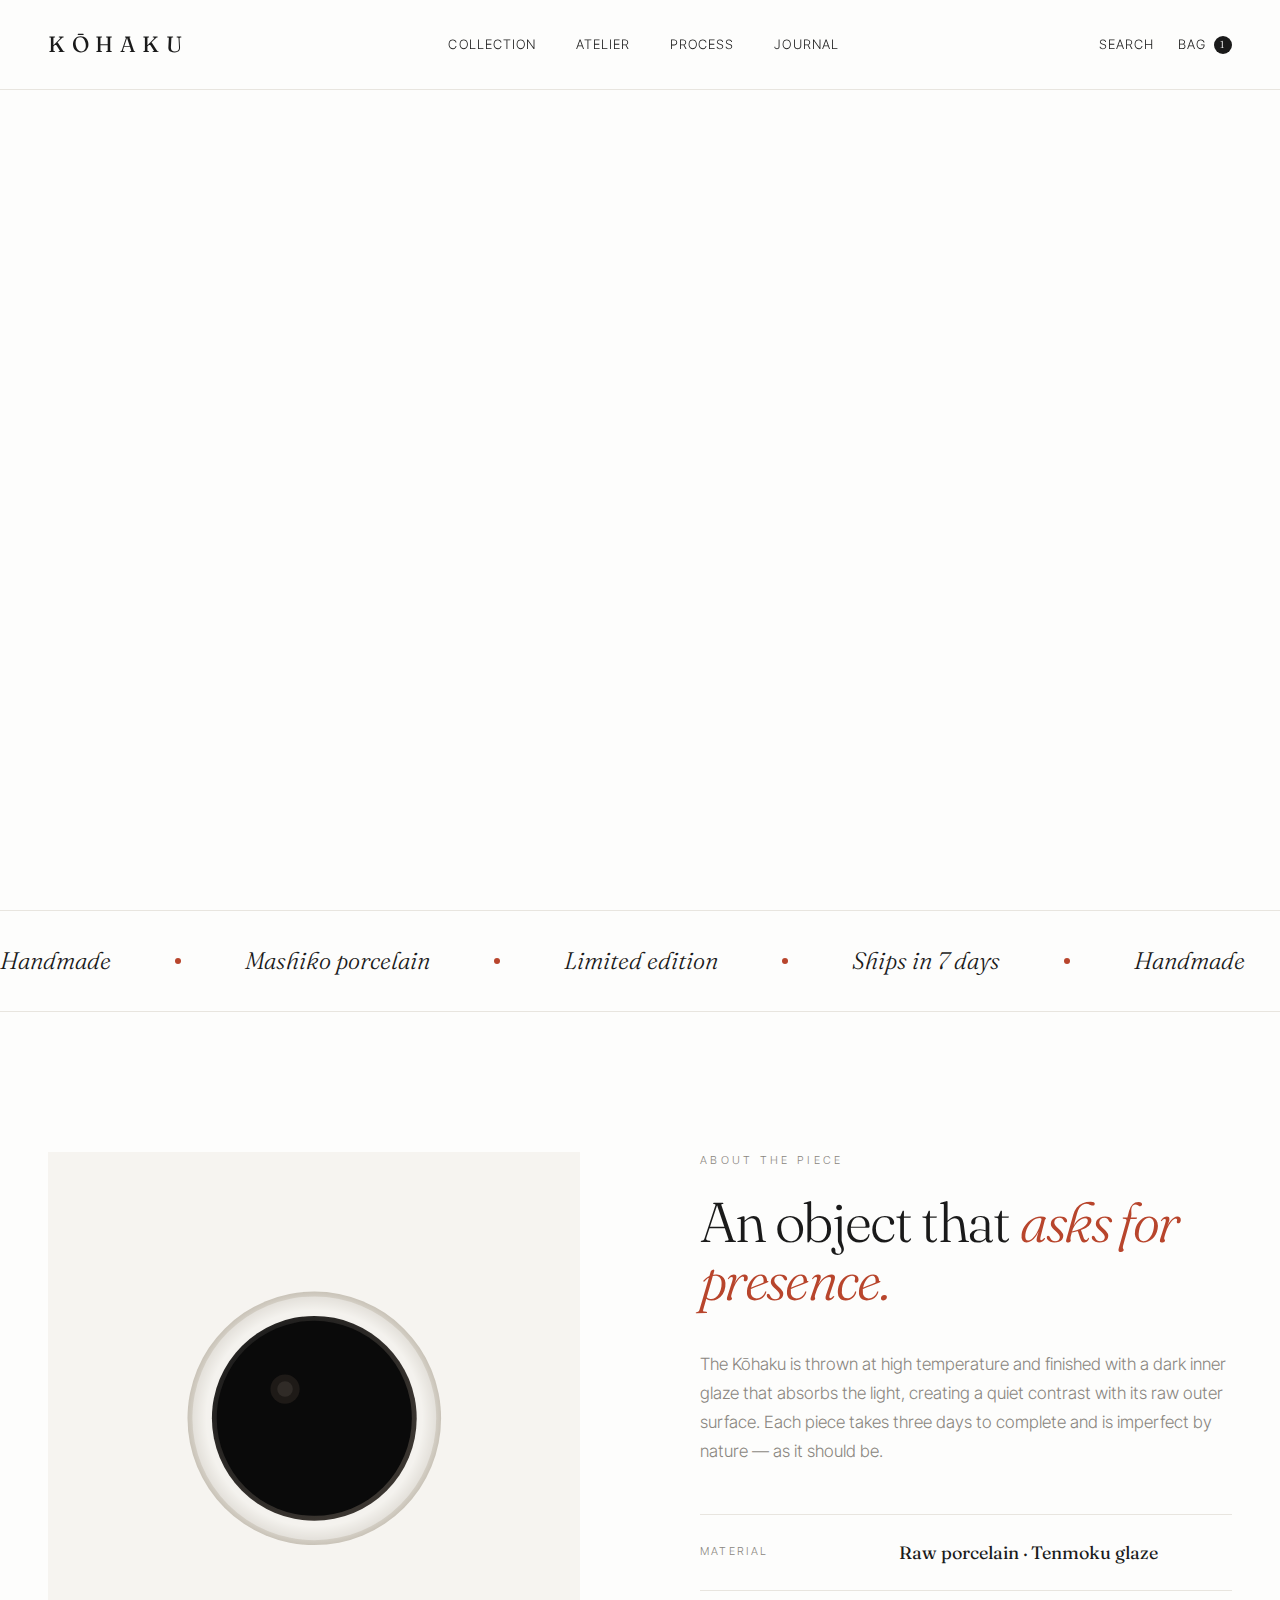
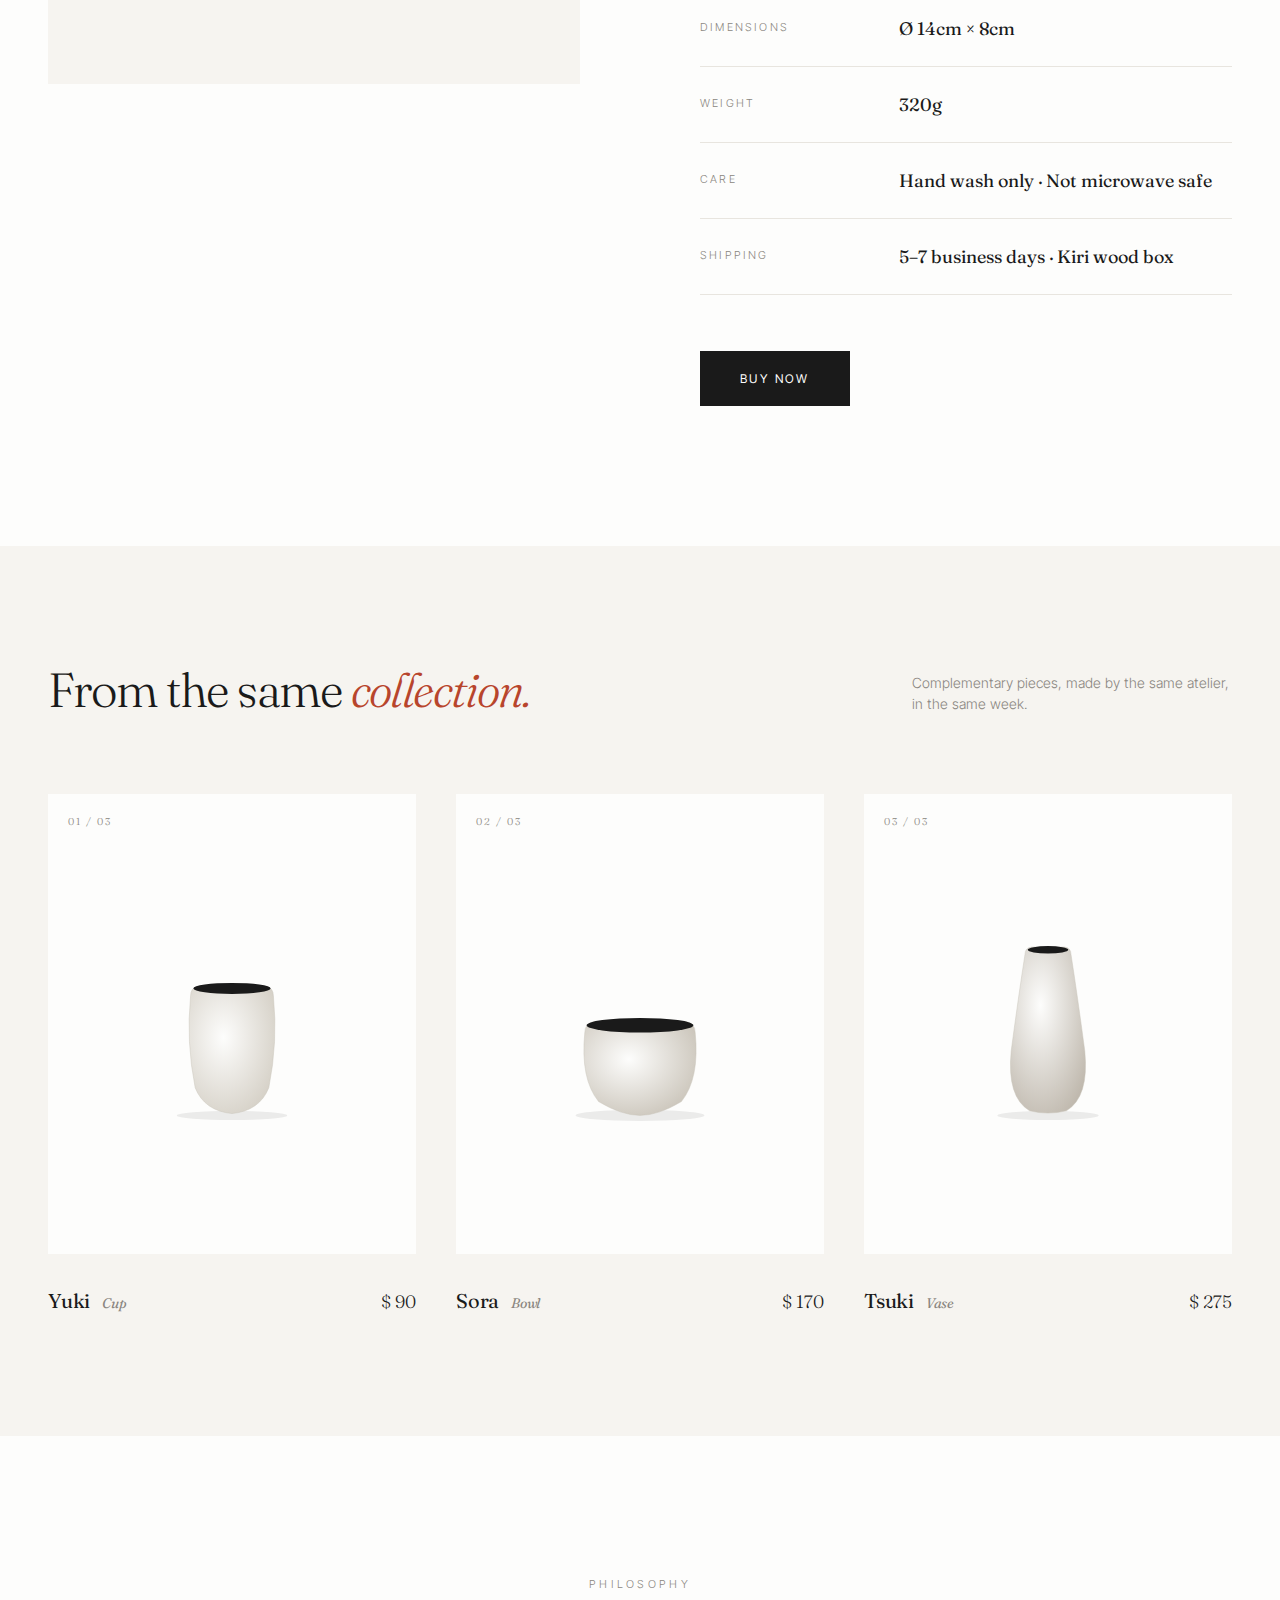
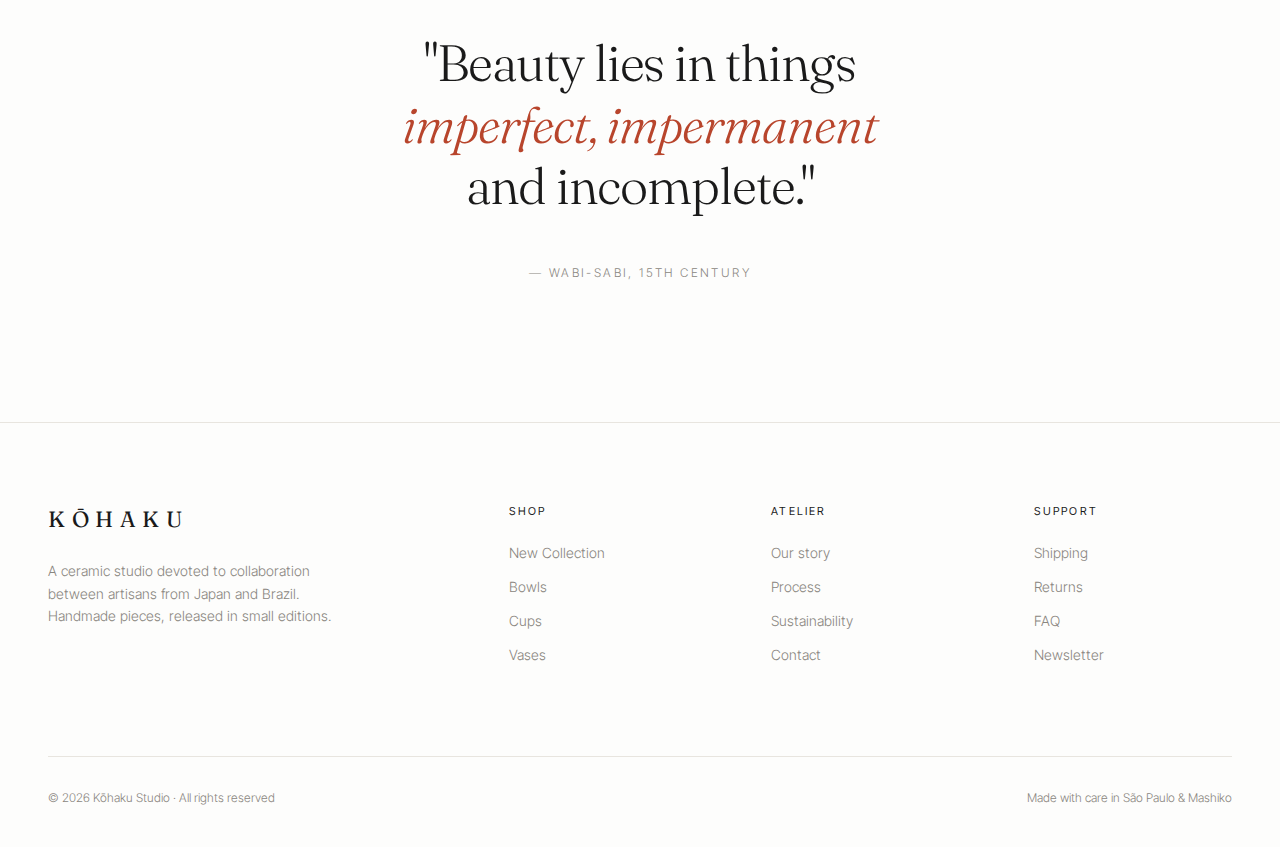
<file: klsuayefb/index.html>
<!DOCTYPE html>
<html lang="en">
<head>
<meta charset="UTF-8">
<meta name="viewport" content="width=device-width, initial-scale=1.0">
<title>KŌHAKU — Handcrafted Ceramics</title>
<link rel="preconnect" href="https://fonts.googleapis.com">
<link rel="preconnect" href="https://fonts.gstatic.com" crossorigin>
<link href="https://fonts.googleapis.com/css2?family=Fraunces:ital,opsz,wght@0,9..144,300;0,9..144,400;0,9..144,500;1,9..144,300&family=Inter+Tight:wght@300;400;500&display=swap" rel="stylesheet">
<style>
  :root {
    --white: #fdfdfc;
    --off-white: #f6f4f0;
    --cream: #efece5;
    --ink: #1a1a1a;
    --muted: #8a8680;
    --line: #e8e5df;
    --accent: #b8452c;
  }

  * { margin: 0; padding: 0; box-sizing: border-box; }

  html { scroll-behavior: smooth; }

  body {
    background: var(--white);
    color: var(--ink);
    font-family: 'Inter Tight', sans-serif;
    font-weight: 300;
    line-height: 1.5;
    -webkit-font-smoothing: antialiased;
    overflow-x: hidden;
  }

  .serif {
    font-family: 'Fraunces', serif;
    font-weight: 300;
    letter-spacing: -0.02em;
  }

  /* NAVIGATION */
  nav {
    position: fixed;
    top: 0;
    left: 0;
    right: 0;
    padding: 28px 48px;
    display: flex;
    justify-content: space-between;
    align-items: center;
    background: rgba(253, 253, 252, 0.85);
    backdrop-filter: blur(20px);
    -webkit-backdrop-filter: blur(20px);
    z-index: 100;
    border-bottom: 1px solid var(--line);
  }

  .logo {
    font-family: 'Fraunces', serif;
    font-size: 22px;
    font-weight: 400;
    letter-spacing: 0.3em;
    color: var(--ink);
    text-decoration: none;
  }

  .nav-links {
    display: flex;
    gap: 40px;
    list-style: none;
    font-size: 13px;
    letter-spacing: 0.08em;
    text-transform: uppercase;
  }

  .nav-links a {
    color: var(--ink);
    text-decoration: none;
    transition: opacity 0.3s;
  }

  .nav-links a:hover { opacity: 0.5; }

  .nav-right {
    display: flex;
    gap: 24px;
    font-size: 13px;
    letter-spacing: 0.08em;
    text-transform: uppercase;
    align-items: center;
  }

  .nav-right a {
    color: var(--ink);
    text-decoration: none;
    transition: opacity 0.3s;
  }

  .nav-right a:hover { opacity: 0.5; }

  .cart-icon {
    display: flex;
    align-items: center;
    gap: 8px;
    cursor: pointer;
  }

  .cart-count {
    width: 18px;
    height: 18px;
    background: var(--ink);
    color: var(--white);
    border-radius: 50%;
    font-size: 10px;
    display: flex;
    align-items: center;
    justify-content: center;
    font-family: 'Fraunces', serif;
  }

  /* HERO */
  .hero {
    min-height: 100vh;
    padding: 140px 48px 80px;
    display: grid;
    grid-template-columns: 1fr 1fr;
    gap: 80px;
    align-items: center;
    position: relative;
  }

  .hero-text .eyebrow {
    font-size: 11px;
    letter-spacing: 0.3em;
    text-transform: uppercase;
    color: var(--muted);
    margin-bottom: 32px;
    display: flex;
    align-items: center;
    gap: 16px;
  }

  .eyebrow::before {
    content: '';
    width: 32px;
    height: 1px;
    background: var(--muted);
  }

  .hero-text h1 {
    font-family: 'Fraunces', serif;
    font-size: clamp(56px, 8vw, 112px);
    font-weight: 300;
    line-height: 0.95;
    letter-spacing: -0.04em;
    margin-bottom: 32px;
  }

  .hero-text h1 em {
    font-style: italic;
    font-weight: 300;
    color: var(--accent);
  }

  .hero-text p {
    font-size: 16px;
    line-height: 1.7;
    color: var(--muted);
    max-width: 440px;
    margin-bottom: 48px;
  }

  .hero-meta {
    display: flex;
    gap: 48px;
    padding-top: 32px;
    border-top: 1px solid var(--line);
    max-width: 440px;
  }

  .hero-meta div span {
    display: block;
    font-size: 11px;
    letter-spacing: 0.2em;
    text-transform: uppercase;
    color: var(--muted);
    margin-bottom: 8px;
  }

  .hero-meta div strong {
    font-family: 'Fraunces', serif;
    font-size: 20px;
    font-weight: 400;
  }

  /* HERO IMAGE */
  .hero-visual {
    position: relative;
    aspect-ratio: 4/5;
    background: var(--off-white);
    overflow: hidden;
  }

  .hero-visual::before {
    content: '';
    position: absolute;
    inset: 0;
    background: radial-gradient(circle at 30% 30%, var(--cream), transparent 70%);
  }

  .vessel {
    position: absolute;
    top: 50%;
    left: 50%;
    transform: translate(-50%, -50%);
    width: 60%;
  }

  .price-tag {
    position: absolute;
    top: 32px;
    right: 32px;
    font-family: 'Fraunces', serif;
    font-size: 14px;
    letter-spacing: 0.1em;
    background: var(--white);
    padding: 12px 20px;
    border-radius: 100px;
    display: flex;
    align-items: baseline;
    gap: 6px;
  }

  .price-tag strong {
    font-size: 20px;
    font-weight: 400;
  }

  .corner-label {
    position: absolute;
    bottom: 32px;
    left: 32px;
    font-size: 10px;
    letter-spacing: 0.3em;
    text-transform: uppercase;
    color: var(--muted);
    writing-mode: vertical-rl;
    transform: rotate(180deg);
  }

  /* MARQUEE */
  .marquee {
    padding: 32px 0;
    border-top: 1px solid var(--line);
    border-bottom: 1px solid var(--line);
    overflow: hidden;
    white-space: nowrap;
    background: var(--white);
  }

  .marquee-track {
    display: inline-flex;
    animation: scroll 40s linear infinite;
    gap: 64px;
    align-items: center;
  }

  .marquee span {
    font-family: 'Fraunces', serif;
    font-style: italic;
    font-size: 24px;
    font-weight: 300;
    color: var(--ink);
  }

  .marquee-dot {
    width: 6px;
    height: 6px;
    border-radius: 50%;
    background: var(--accent);
    flex-shrink: 0;
  }

  @keyframes scroll {
    from { transform: translateX(0); }
    to { transform: translateX(-50%); }
  }

  /* PRODUCT DETAILS */
  .details {
    padding: 140px 48px;
    display: grid;
    grid-template-columns: 1fr 1fr;
    gap: 120px;
    align-items: start;
  }

  .details-visual {
    position: sticky;
    top: 120px;
    aspect-ratio: 1;
    background: var(--off-white);
    display: flex;
    align-items: center;
    justify-content: center;
  }

  .details-visual svg { width: 55%; }

  .details-content .section-label {
    font-size: 11px;
    letter-spacing: 0.3em;
    text-transform: uppercase;
    color: var(--muted);
    margin-bottom: 24px;
  }

  .details-content h2 {
    font-family: 'Fraunces', serif;
    font-size: 56px;
    font-weight: 300;
    line-height: 1.05;
    letter-spacing: -0.03em;
    margin-bottom: 40px;
  }

  .details-content h2 em {
    font-style: italic;
    color: var(--accent);
  }

  .details-content > p {
    font-size: 17px;
    line-height: 1.7;
    color: var(--muted);
    margin-bottom: 48px;
  }

  .spec-list {
    list-style: none;
    border-top: 1px solid var(--line);
  }

  .spec-list li {
    padding: 24px 0;
    border-bottom: 1px solid var(--line);
    display: grid;
    grid-template-columns: 1fr 2fr;
    gap: 32px;
  }

  .spec-list li span:first-child {
    font-size: 11px;
    letter-spacing: 0.2em;
    text-transform: uppercase;
    color: var(--muted);
    padding-top: 4px;
  }

  .spec-list li span:last-child {
    font-family: 'Fraunces', serif;
    font-size: 18px;
    font-weight: 400;
  }

  .cta-group {
    margin-top: 56px;
    display: flex;
    gap: 16px;
    align-items: center;
  }

  .btn-primary {
    background: var(--ink);
    color: var(--white);
    padding: 20px 40px;
    border: none;
    font-size: 12px;
    letter-spacing: 0.2em;
    text-transform: uppercase;
    cursor: pointer;
    font-family: inherit;
    transition: background 0.3s;
  }

  .btn-primary:hover { background: var(--accent); }

  .btn-secondary {
    background: transparent;
    color: var(--ink);
    padding: 20px 32px;
    border: 1px solid var(--line);
    font-size: 12px;
    letter-spacing: 0.2em;
    text-transform: uppercase;
    cursor: pointer;
    font-family: inherit;
    transition: border-color 0.3s;
  }

  .btn-secondary:hover { border-color: var(--ink); }

  /* COLLECTION GRID */
  .collection {
    padding: 120px 48px;
    background: var(--off-white);
  }

  .collection-header {
    display: flex;
    justify-content: space-between;
    align-items: end;
    margin-bottom: 80px;
  }

  .collection-header h3 {
    font-family: 'Fraunces', serif;
    font-size: 48px;
    font-weight: 300;
    letter-spacing: -0.03em;
    line-height: 1;
  }

  .collection-header h3 em {
    font-style: italic;
    color: var(--accent);
  }

  .collection-header p {
    font-size: 14px;
    color: var(--muted);
    max-width: 320px;
  }

  .collection-grid {
    display: grid;
    grid-template-columns: repeat(3, 1fr);
    gap: 40px;
  }

  .product-card {
    cursor: pointer;
  }

  .product-card-image {
    aspect-ratio: 4/5;
    background: var(--white);
    display: flex;
    align-items: center;
    justify-content: center;
    margin-bottom: 20px;
    position: relative;
    overflow: hidden;
    transition: transform 0.5s;
  }

  .product-card:hover .product-card-image {
    transform: translateY(-4px);
  }

  .product-card-image svg {
    width: 50%;
    transition: transform 0.5s;
  }

  .product-card:hover .product-card-image svg {
    transform: scale(1.05);
  }

  .card-num {
    position: absolute;
    top: 20px;
    left: 20px;
    font-size: 10px;
    letter-spacing: 0.2em;
    color: var(--muted);
    font-family: 'Fraunces', serif;
  }

  .product-info {
    display: flex;
    justify-content: space-between;
    align-items: baseline;
    padding-top: 12px;
  }

  .product-info h4 {
    font-family: 'Fraunces', serif;
    font-size: 20px;
    font-weight: 400;
    letter-spacing: -0.01em;
  }

  .product-info h4 em {
    font-style: italic;
    font-size: 14px;
    color: var(--muted);
    margin-left: 8px;
  }

  .product-info .price {
    font-family: 'Fraunces', serif;
    font-size: 18px;
  }

  /* PHILOSOPHY */
  .philosophy {
    padding: 140px 48px;
    text-align: center;
    max-width: 1000px;
    margin: 0 auto;
  }

  .philosophy .section-label {
    font-size: 11px;
    letter-spacing: 0.3em;
    text-transform: uppercase;
    color: var(--muted);
    margin-bottom: 40px;
  }

  .philosophy blockquote {
    font-family: 'Fraunces', serif;
    font-size: clamp(32px, 4vw, 52px);
    font-weight: 300;
    line-height: 1.2;
    letter-spacing: -0.02em;
  }

  .philosophy blockquote em {
    font-style: italic;
    color: var(--accent);
  }

  .philosophy cite {
    display: block;
    margin-top: 48px;
    font-style: normal;
    font-size: 12px;
    letter-spacing: 0.2em;
    text-transform: uppercase;
    color: var(--muted);
  }

  /* FOOTER */
  footer {
    padding: 80px 48px 40px;
    border-top: 1px solid var(--line);
    background: var(--white);
  }

  .footer-top {
    display: grid;
    grid-template-columns: 2fr 1fr 1fr 1fr;
    gap: 64px;
    margin-bottom: 80px;
  }

  .footer-brand .logo {
    display: block;
    margin-bottom: 24px;
  }

  .footer-brand p {
    font-size: 14px;
    color: var(--muted);
    max-width: 320px;
    line-height: 1.6;
  }

  .footer-col h5 {
    font-size: 11px;
    letter-spacing: 0.2em;
    text-transform: uppercase;
    margin-bottom: 20px;
    font-weight: 400;
  }

  .footer-col ul {
    list-style: none;
  }

  .footer-col li {
    margin-bottom: 10px;
  }

  .footer-col a {
    font-size: 14px;
    color: var(--muted);
    text-decoration: none;
    transition: color 0.3s;
  }

  .footer-col a:hover { color: var(--ink); }

  .footer-bottom {
    display: flex;
    justify-content: space-between;
    padding-top: 32px;
    border-top: 1px solid var(--line);
    font-size: 12px;
    color: var(--muted);
  }

  /* FADE IN ANIMATION */
  @keyframes fadeUp {
    from { opacity: 0; transform: translateY(20px); }
    to { opacity: 1; transform: translateY(0); }
  }

  .hero-text > * {
    opacity: 0;
    animation: fadeUp 0.9s cubic-bezier(0.2, 0.8, 0.2, 1) forwards;
  }

  .hero-text > *:nth-child(1) { animation-delay: 0.1s; }
  .hero-text > *:nth-child(2) { animation-delay: 0.25s; }
  .hero-text > *:nth-child(3) { animation-delay: 0.4s; }
  .hero-text > *:nth-child(4) { animation-delay: 0.55s; }

  .hero-visual {
    opacity: 0;
    animation: fadeUp 1.2s cubic-bezier(0.2, 0.8, 0.2, 1) 0.3s forwards;
  }

  /* RESPONSIVE */
  @media (max-width: 900px) {
    nav { padding: 20px 24px; }
    .nav-links { display: none; }
    .hero {
      grid-template-columns: 1fr;
      padding: 110px 24px 60px;
      gap: 48px;
    }
    .details {
      grid-template-columns: 1fr;
      padding: 80px 24px;
      gap: 48px;
    }
    .details-visual { position: static; }
    .collection { padding: 80px 24px; }
    .collection-grid { grid-template-columns: 1fr; gap: 32px; }
    .collection-header {
      flex-direction: column;
      gap: 24px;
      align-items: start;
    }
    .philosophy { padding: 80px 24px; }
    .footer-top {
      grid-template-columns: 1fr 1fr;
      gap: 40px;
    }
    footer { padding: 60px 24px 32px; }
    .footer-bottom { flex-direction: column; gap: 12px; }
  }
</style>
</head>
<body>

<nav>
  <a href="#top" class="logo">KŌHAKU</a>
  <ul class="nav-links">
    <li><a href="#collection">Collection</a></li>
    <li><a href="#atelier">Atelier</a></li>
    <li><a href="#process">Process</a></li>
    <li><a href="#footer">Journal</a></li>
  </ul>
  <div class="nav-right">
    <a href="#collection" class="nav-link-inline">Search</a>
    <a href="#footer" class="cart-icon">
      <span>Bag</span>
      <div class="cart-count">1</div>
    </a>
  </div>
</nav>

<!-- HERO -->
<section class="hero" id="top">
  <div class="hero-text">
    <div class="eyebrow">Edition Nº 04 · Winter</div>
    <h1>Silence <em>shaped</em> in clay.</h1>
    <p>The Kōhaku bowl is born from a single gesture. Thrown in unglazed porcelain and signed piece by piece by artisans in Mashiko, Japan. Each curve carries the memory of the hands that shaped it.</p>
    <div class="hero-meta">
      <div>
        <span>Origin</span>
        <strong>Mashiko, JP</strong>
      </div>
      <div>
        <span>Edition</span>
        <strong>48 pieces</strong>
      </div>
      <div>
        <span>Year</span>
        <strong>2026</strong>
      </div>
    </div>
  </div>

  <div class="hero-visual">
    <span class="corner-label">One of a kind · Handmade</span>
    <div class="price-tag">
      <span>$</span><strong>240</strong>
    </div>
    <svg class="vessel" viewBox="0 0 300 380" xmlns="http://www.w3.org/2000/svg">
      <defs>
        <radialGradient id="bowlGrad" cx="40%" cy="35%" r="70%">
          <stop offset="0%" stop-color="#fdfdfc"/>
          <stop offset="60%" stop-color="#efece5"/>
          <stop offset="100%" stop-color="#c9c3b8"/>
        </radialGradient>
        <linearGradient id="shadow" x1="0%" y1="0%" x2="0%" y2="100%">
          <stop offset="0%" stop-color="#1a1a1a" stop-opacity="0"/>
          <stop offset="100%" stop-color="#1a1a1a" stop-opacity="0.15"/>
        </linearGradient>
      </defs>
      <!-- shadow -->
      <ellipse cx="150" cy="345" rx="110" ry="12" fill="#1a1a1a" opacity="0.08"/>
      <!-- main vessel body -->
      <path d="M 60 140 Q 55 200, 75 280 Q 90 330, 150 340 Q 210 330, 225 280 Q 245 200, 240 140 Q 240 130, 230 128 L 70 128 Q 60 130, 60 140 Z"
            fill="url(#bowlGrad)" stroke="#d4cfc5" stroke-width="0.5"/>
      <!-- rim -->
      <ellipse cx="150" cy="130" rx="90" ry="14" fill="#2b2520" opacity="0.85"/>
      <ellipse cx="150" cy="128" rx="88" ry="12" fill="#1a1a1a"/>
      <ellipse cx="150" cy="127" rx="82" ry="9" fill="#0a0a0a"/>
      <!-- subtle texture lines -->
      <path d="M 70 180 Q 150 186, 230 180" stroke="#c9c3b8" stroke-width="0.5" fill="none" opacity="0.6"/>
      <path d="M 68 230 Q 150 236, 232 230" stroke="#c9c3b8" stroke-width="0.5" fill="none" opacity="0.4"/>
      <!-- accent detail -->
      <circle cx="95" cy="250" r="1.5" fill="#b8452c" opacity="0.6"/>
    </svg>
  </div>
</section>

<!-- MARQUEE -->
<div class="marquee">
  <div class="marquee-track">
    <span>Handmade</span>
    <div class="marquee-dot"></div>
    <span>Mashiko porcelain</span>
    <div class="marquee-dot"></div>
    <span>Limited edition</span>
    <div class="marquee-dot"></div>
    <span>Ships in 7 days</span>
    <div class="marquee-dot"></div>
    <span>Handmade</span>
    <div class="marquee-dot"></div>
    <span>Mashiko porcelain</span>
    <div class="marquee-dot"></div>
    <span>Limited edition</span>
    <div class="marquee-dot"></div>
    <span>Ships in 7 days</span>
    <div class="marquee-dot"></div>
  </div>
</div>

<!-- PRODUCT DETAILS -->
<section class="details" id="process">
  <div class="details-visual">
    <svg viewBox="0 0 300 300" xmlns="http://www.w3.org/2000/svg">
      <defs>
        <radialGradient id="topView" cx="45%" cy="45%" r="55%">
          <stop offset="0%" stop-color="#0a0a0a"/>
          <stop offset="70%" stop-color="#1a1a1a"/>
          <stop offset="100%" stop-color="#3a3530"/>
        </radialGradient>
        <radialGradient id="outerRing" cx="50%" cy="50%" r="50%">
          <stop offset="85%" stop-color="#efece5"/>
          <stop offset="100%" stop-color="#c9c3b8"/>
        </radialGradient>
      </defs>
      <circle cx="150" cy="150" r="130" fill="url(#outerRing)"/>
      <circle cx="150" cy="150" r="125" fill="#fdfdfc" opacity="0.4"/>
      <circle cx="150" cy="150" r="105" fill="url(#topView)"/>
      <circle cx="150" cy="150" r="100" fill="#0a0a0a"/>
      <circle cx="120" cy="120" r="15" fill="#2b2520" opacity="0.6"/>
      <circle cx="120" cy="120" r="8" fill="#4a4540" opacity="0.4"/>
    </svg>
  </div>

  <div class="details-content">
    <div class="section-label">About the piece</div>
    <h2>An object that <em>asks for presence.</em></h2>
    <p>The Kōhaku is thrown at high temperature and finished with a dark inner glaze that absorbs the light, creating a quiet contrast with its raw outer surface. Each piece takes three days to complete and is imperfect by nature — as it should be.</p>

    <ul class="spec-list">
      <li>
        <span>Material</span>
        <span>Raw porcelain · Tenmoku glaze</span>
      </li>
      <li>
        <span>Dimensions</span>
        <span>Ø 14cm × 8cm</span>
      </li>
      <li>
        <span>Weight</span>
        <span>320g</span>
      </li>
      <li>
        <span>Care</span>
        <span>Hand wash only · Not microwave safe</span>
      </li>
      <li>
        <span>Shipping</span>
        <span>5–7 business days · Kiri wood box</span>
      </li>
    </ul>

    <div class="cta-group">
      <button class="btn-primary" onclick="window.location.href='https://www.digistore24.com/product/578396'">Buy Now
      </button>
    </div>
  </div>
</section>

<!-- COLLECTION -->
<section class="collection" id="collection">
  <div class="collection-header">
    <h3>From the same <em>collection.</em></h3>
    <p>Complementary pieces, made by the same atelier, in the same week.</p>
  </div>

  <div class="collection-grid">
    <div class="product-card">
      <div class="product-card-image">
        <span class="card-num">01 / 03</span>
        <svg viewBox="0 0 200 240" xmlns="http://www.w3.org/2000/svg">
          <defs>
            <radialGradient id="v1" cx="40%" cy="40%" r="70%">
              <stop offset="0%" stop-color="#fdfdfc"/>
              <stop offset="100%" stop-color="#d4cfc5"/>
            </radialGradient>
          </defs>
          <ellipse cx="100" cy="220" rx="60" ry="5" fill="#1a1a1a" opacity="0.08"/>
          <path d="M 55 90 Q 50 140, 60 190 Q 70 215, 100 218 Q 130 215, 140 190 Q 150 140, 145 90 Q 145 82, 138 80 L 62 80 Q 55 82, 55 90 Z"
                fill="url(#v1)" stroke="#c9c3b8" stroke-width="0.5"/>
          <ellipse cx="100" cy="82" rx="42" ry="6" fill="#1a1a1a"/>
        </svg>
      </div>
      <div class="product-info">
        <h4>Yuki <em>Cup</em></h4>
        <span class="price">$ 90</span>
      </div>
    </div>

    <div class="product-card">
      <div class="product-card-image">
        <span class="card-num">02 / 03</span>
        <svg viewBox="0 0 200 240" xmlns="http://www.w3.org/2000/svg">
          <defs>
            <radialGradient id="v2" cx="40%" cy="40%" r="70%">
              <stop offset="0%" stop-color="#fdfdfc"/>
              <stop offset="100%" stop-color="#c9c3b8"/>
            </radialGradient>
          </defs>
          <ellipse cx="100" cy="220" rx="70" ry="6" fill="#1a1a1a" opacity="0.08"/>
          <path d="M 40 130 Q 35 180, 55 205 Q 80 220, 100 220 Q 120 220, 145 205 Q 165 180, 160 130 Q 160 120, 150 118 L 50 118 Q 40 120, 40 130 Z"
                fill="url(#v2)" stroke="#c9c3b8" stroke-width="0.5"/>
          <ellipse cx="100" cy="122" rx="58" ry="8" fill="#1a1a1a"/>
        </svg>
      </div>
      <div class="product-info">
        <h4>Sora <em>Bowl</em></h4>
        <span class="price">$ 170</span>
      </div>
    </div>

    <div class="product-card">
      <div class="product-card-image">
        <span class="card-num">03 / 03</span>
        <svg viewBox="0 0 200 240" xmlns="http://www.w3.org/2000/svg">
          <defs>
            <radialGradient id="v3" cx="40%" cy="35%" r="75%">
              <stop offset="0%" stop-color="#fdfdfc"/>
              <stop offset="100%" stop-color="#bfb8ad"/>
            </radialGradient>
          </defs>
          <ellipse cx="100" cy="220" rx="55" ry="5" fill="#1a1a1a" opacity="0.08"/>
          <path d="M 75 45 Q 68 90, 60 150 Q 55 200, 80 215 Q 100 220, 120 215 Q 145 200, 140 150 Q 132 90, 125 45 Q 125 38, 118 37 L 82 37 Q 75 38, 75 45 Z"
                fill="url(#v3)" stroke="#c9c3b8" stroke-width="0.5"/>
          <ellipse cx="100" cy="40" rx="22" ry="4" fill="#1a1a1a"/>
        </svg>
      </div>
      <div class="product-info">
        <h4>Tsuki <em>Vase</em></h4>
        <span class="price">$ 275</span>
      </div>
    </div>
  </div>
</section>

<!-- PHILOSOPHY -->
<section class="philosophy" id="atelier">
  <div class="section-label">Philosophy</div>
  <blockquote>
    "Beauty lies in things<br>
    <em>imperfect, impermanent</em><br>
    and incomplete."
  </blockquote>
  <cite>— Wabi-Sabi, 15th century</cite>
</section>

<!-- FOOTER -->
<footer id="footer">
  <div class="footer-top">
    <div class="footer-brand">
      <div class="logo">KŌHAKU</div>
      <p>A ceramic studio devoted to collaboration between artisans from Japan and Brazil. Handmade pieces, released in small editions.</p>
    </div>
    <div class="footer-col">
      <h5>Shop</h5>
      <ul>
        <li><a href="#top">New Collection</a></li>
        <li><a href="#collection">Bowls</a></li>
        <li><a href="#collection">Cups</a></li>
        <li><a href="#collection">Vases</a></li>
      </ul>
    </div>
    <div class="footer-col">
      <h5>Atelier</h5>
      <ul>
        <li><a href="#atelier">Our story</a></li>
        <li><a href="#process">Process</a></li>
        <li><a href="#atelier">Sustainability</a></li>
        <li><a href="mailto:hello@kohaku.studio">Contact</a></li>
      </ul>
    </div>
    <div class="footer-col">
      <h5>Support</h5>
      <ul>
        <li><a href="#process">Shipping</a></li>
        <li><a href="#process">Returns</a></li>
        <li><a href="#process">FAQ</a></li>
        <li><a href="mailto:hello@kohaku.studio?subject=Newsletter">Newsletter</a></li>
      </ul>
    </div>
  </div>
  <div class="footer-bottom">
    <span>© 2026 Kōhaku Studio · All rights reserved</span>
    <span>Made with care in São Paulo &amp; Mashiko</span>
  </div>
</footer>

</body>
</html>
</file>
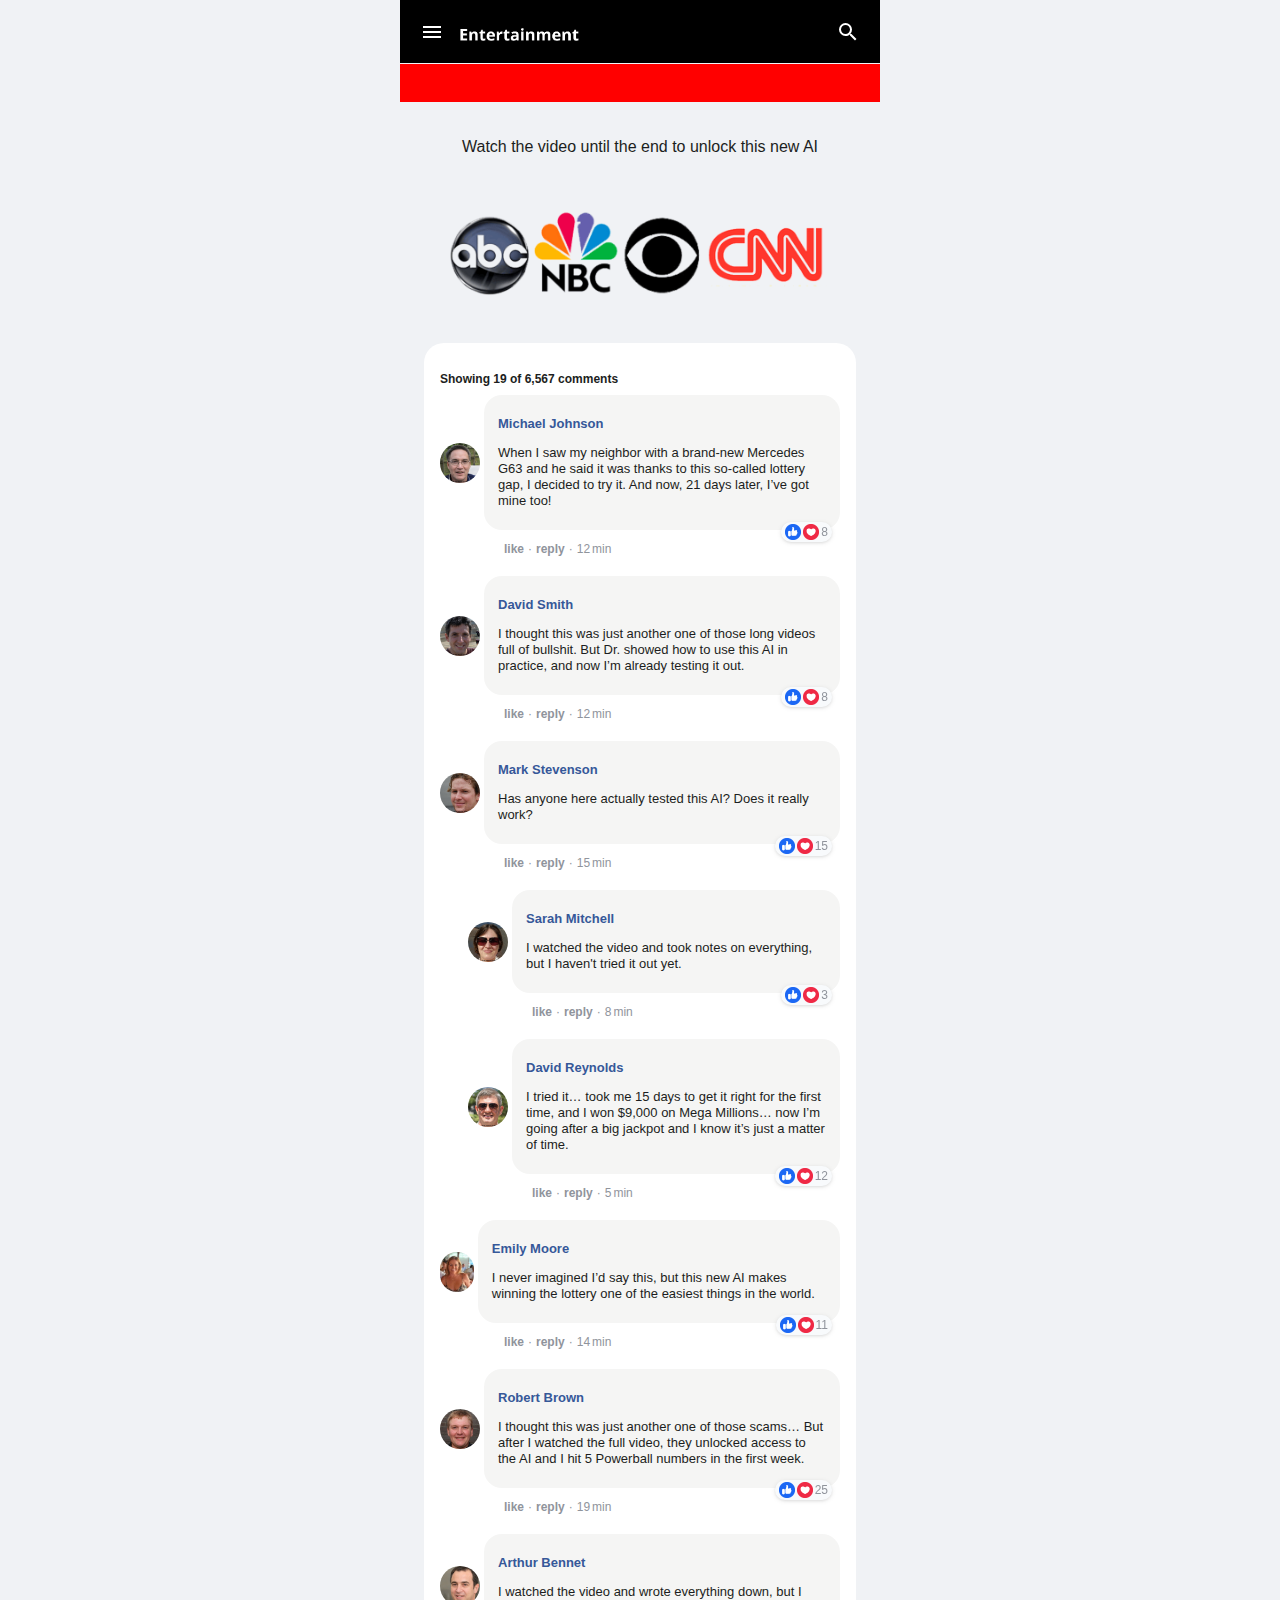
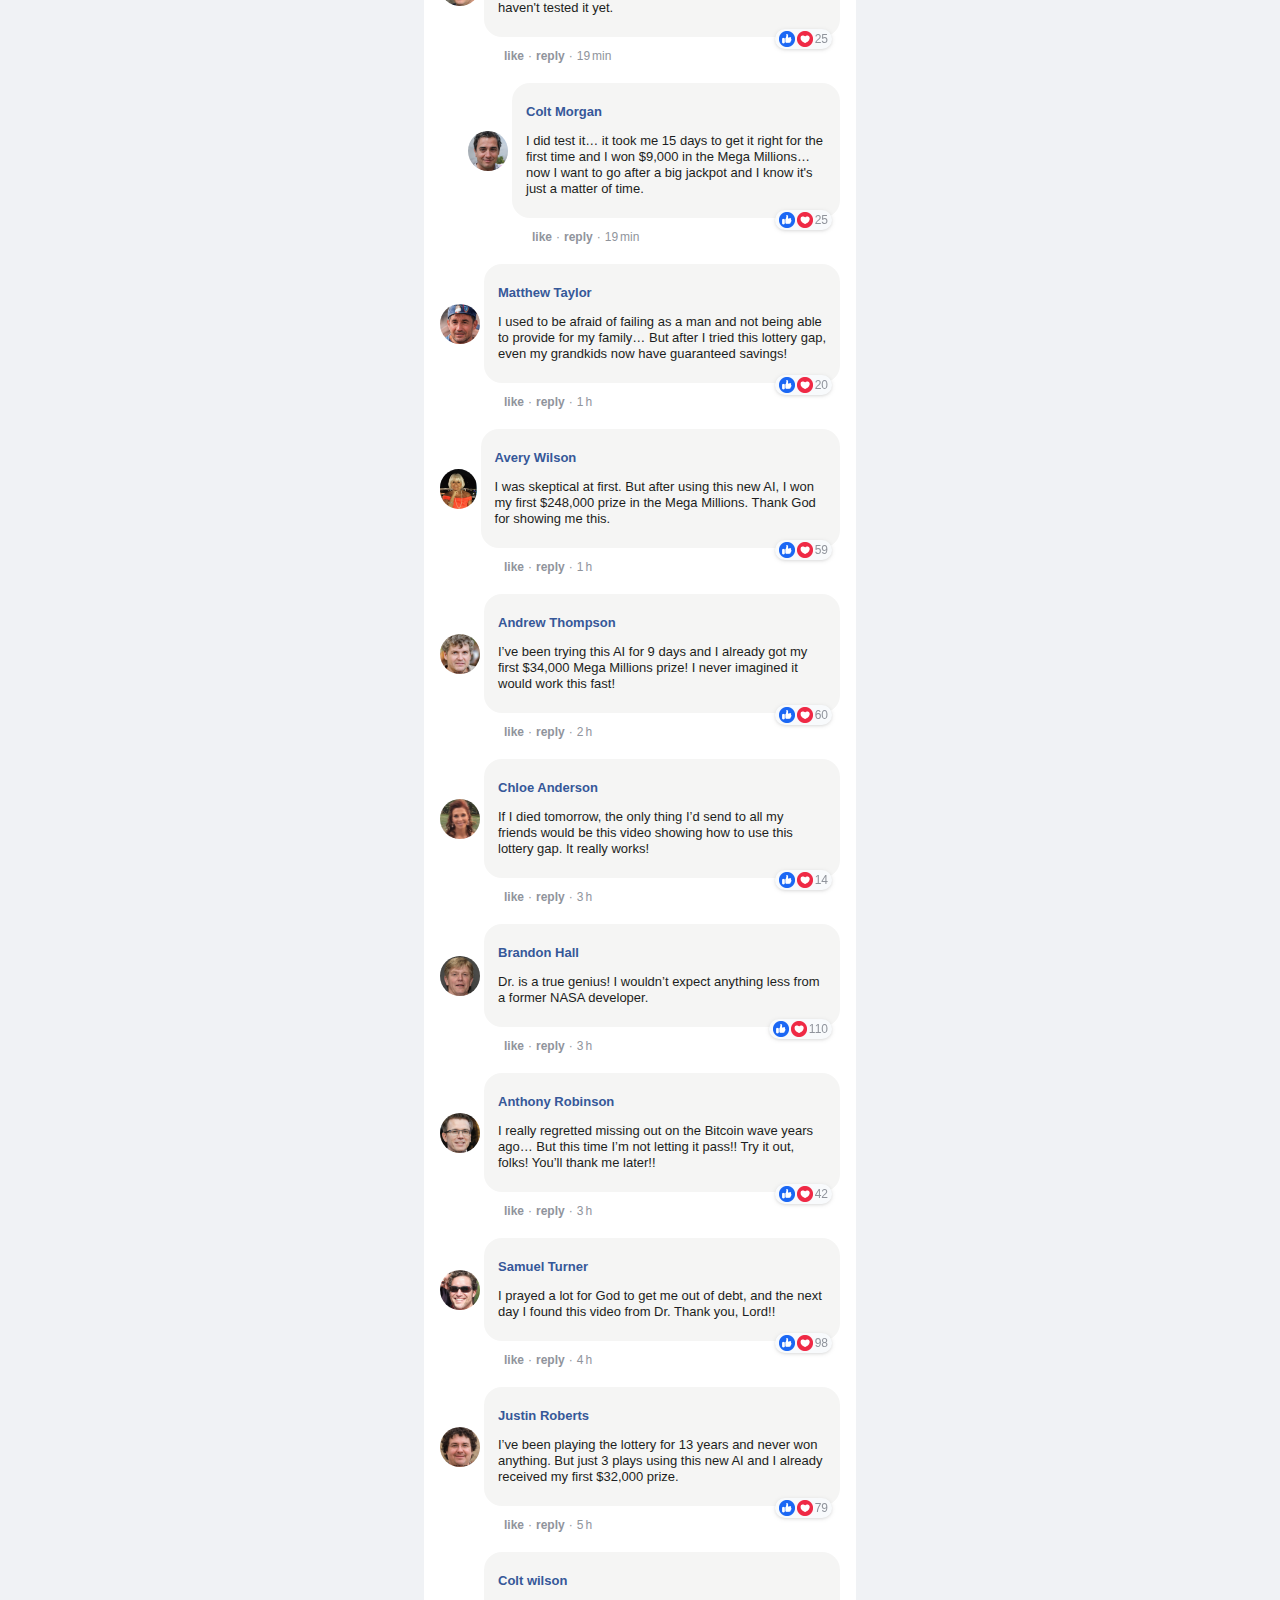
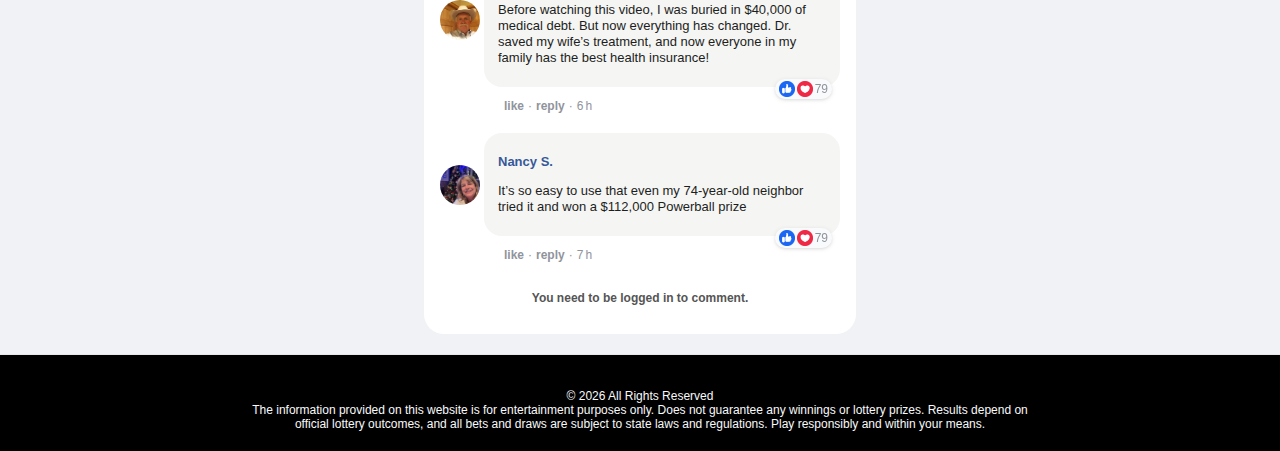
<file: pvpb1/index.html>
<!DOCTYPE html><html lang="pt-br"><head>
    <meta charset="UTF-8">
    <meta name="viewport" content="width=device-width, initial-scale=1.0">
    <script
      src="https://cdn.utmify.com.br/scripts/utms/latest.js"
      data-utmify-prevent-xcod-sck
      data-utmify-prevent-subids
      async
      defer
    ></script>
    <title>Breaking News</title>

    <!-- Links preload Abaixo -->

<script>!function(i,n){i._plt=i._plt||(n&&n.timeOrigin?n.timeOrigin+n.now():Date.now())}(window,performance);</script>
<link rel="preload" href="https://scripts.converteai.net/017c6ea3-2469-4d2f-8bf9-d9fceddc79ce/players/6971906a10d72bdc9f3ba28b/v4/player.js" as="script">
<link rel="preload" href="https://scripts.converteai.net/lib/js/smartplayer-wc/v4/smartplayer.js" as="script">
<link rel="dns-prefetch" href="https://cdn.converteai.net">
<link rel="dns-prefetch" href="https://scripts.converteai.net">
<link rel="dns-prefetch" href="https://images.converteai.net">
<link rel="dns-prefetch" href="https://api.vturb.com.br">
    
    <!-- Links preload Acima -->
    
    <!-- Estilos da Seção de Comentários (fornecidos) -->
    
    <!-- Script track Abaixo -->
    
    <link rel="stylesheet" href="css/style.css">
    <script defer="" src="js/track.js" type="text/javascript"></script>
    
    <script type="text/javascript" src="js/track_1.js"></script>
        
    <style>
        .cta-container {
    text-align: center;
    margin-top: 20px;
        }

        .cta-button {
            display: inline-block;
            background-color: #18b318;
            color: #ffffff;
            font-size: 18px;
            font-weight: bold;
            padding: 14px 28px;
            border-radius: 6px;
            text-decoration: none;
            transition: transform 0.2s ease, box-shadow 0.2s ease;
        }
        
        .cta-button:hover {
            transform: scale(1.05);
            box-shadow: 0 6px 16px rgba(0,0,0,0.25);
        }
        
        .cta-text {
            text-align: center;
            margin-top: 12px;
            font-size: 14px;
            color: #000;
        }

    
    
        .px-1{padding-left:4px;padding-right:4px}.pt-0.5{padding-top:2px}.mt-4{margin-top:16px}@media (min-width:640px){.sm\:text-sm{font-size:14px;line-height:20px}}.mt-2{margin-top:8px}.mb-2{margin-bottom:8px}.flex{display:flex}.w-full{width:100%}.space-x-1>:not([hidden])~:not([hidden]){margin-left:.25rem}.items-center{align-items:center}.font-\[Helvetica\]{font-family:Helvetica,Arial,sans-serif}.cursor-pointer{cursor:pointer}.rounded-full{border-radius:99999px}.h-12{height:48px}.w-12{width:48px}.flex-col{flex-direction:column}.py-1{padding-top:4px;padding-bottom:4px}.px-3{padding-left:12px;padding-right:12px}.pl-0\.5,.px-0\.5{padding-left:2px}.rounded-\[18px\]{border-radius:18px}.bg-stone-100{background-color:#f5f5f4}.px-0\.5{padding-right:2px}.font-semibold{font-weight:600}.text-\[\#365899\]{color:#365899}.text-\[13px\]{font-size:13px}.leading-4{line-height:16px}.hover\:underline:hover{text-decoration-line:underline}.text-sm{font-size:13px}.relative{position:relative}.justify-between{justify-content:space-between}.grow{flex-grow:1}.text-xs{font-size:12px}.text-\[\#90949c\]{color:#90949c}.ml-px{margin-left:1px}.gap-1{gap:4px}.w-fit{width:fit-content}.hidden{display:none}.-mt-1{margin-top:-4px}.-mt-2{margin-top:-8px}.mr-2{margin-right:8px}.h-4,.h-5{height:16px}.drop-shadow{--tw-drop-shadow:drop-shadow(0 1px 2px rgba(0, 0, 0, 0.1)) drop-shadow(0 1px 1px rgba(0, 0, 0, 0.06));filter:var(--tw-drop-shadow)}.bg-slate-50{background-color:#f8fafc}.py-0\.5{padding-top:2px;padding-bottom:2px}.pr-1{padding-right:4px}.block{display:block}.w-4{width:16px}.z-10{z-index:10}.-ml-1{margin-left:-4px}.ml-4{margin-left:16px}.gap-x-0\.5{column-gap:2px}.mr-0\.5{margin-right:2px;margin-left:2px}.border-l{border-left-width:1px}.border-slate-300{border-color:#cbd5e1}.border-dotted{border-style:dotted}.ml-5{margin-left:20px}.h-8{height:32px}.w-8{width:32px}.h-10{height:40px}.w-10{width:40px}@media (min-width:640px){.sm\:w-16{width:64px}.sm\:ml-12{margin-left:48px}}.pl-2{padding-left:8px}
    .esconder {
    display: none;
    }

    </style>
</head>
<body>

    <header class="header">
        <div class="header-left">
            <!-- Ícone de Lista (Menu Hambúrguer) -->
            <svg class="header-icon" xmlns="http://www.w3.org/2000/svg" viewBox="0 0 24 24">
                <path d="M3 18h18v-2H3v2zm0-5h18v-2H3v2zm0-7v2h18V6H3z"></path>
            </svg>
            <img class="logo" src="images/logo_cnn.png" alt="Logo CNN">
        </div>
        <!-- Ícone de Lupa -->
        <svg class="search-icon" xmlns="http://www.w3.org/2000/svg" viewBox="0 0 24 24">
            <path d="M15.5 14h-.79l-.28-.27A6.471 6.471 0 0 0 16 9.5 6.5 6.5 0 1 0 9.5 16c1.61 0 3.09-.59 4.23-1.57l.27.28v.79l5 4.99L20.49 19l-4.99-5zm-6 0C7.01 14 5 11.99 5 9.5S7.01 5 9.5 5 14 7.01 14 9.5 11.99 14 9.5 14z"></path>
        </svg>
    </header>

    <div class="news-ticker">
        <p>BREAKING NEWS LIVE UPDATES BREAKING NEWS LIVE UPDATES BREAKING NEWS LIVE UPDATES BREAKING NEWS</p>
    </div>

    <main class="main-content container">
        
        <!-- Vídeo VTurb Abaixo -->
        
     <vturb-smartplayer id="vid-6971906a10d72bdc9f3ba28b" style="display: block; margin: 0 auto; width: 100%; "></vturb-smartplayer>
<script type="text/javascript">
  var s=document.createElement("script");
  s.src="https://scripts.converteai.net/017c6ea3-2469-4d2f-8bf9-d9fceddc79ce/players/6971906a10d72bdc9f3ba28b/v4/player.js";
  s.async=!0;
  document.head.appendChild(s);

</script>
<div class="cta-container esconder">
    <a href="SEU-LINK-AQUI" class="cta-button">
        Click Here to Get Lottocash
    </a>
</div>
        <script>
(function waitForVTurb() {
    var player = document.querySelector("vturb-smartplayer");

    if (!player || !player.displayHiddenElements) {
        return setTimeout(waitForVTurb, 300);
    }

    var delaySeconds = 1; // ⏱️ tempo do delay

    player.addEventListener("player:ready", function () {
        player.displayHiddenElements(delaySeconds, [".esconder"], {
            persist: true
        });
    });
})();
</script>
       <!-- Vídeo VTurb Acima -->

        <p>Watch the video until the end to unlock this new AI</p>

        <!-- Imagem abaixo do texto -->
        <img src="images/ic.png" alt="Placeholder Image" class="content-image">

        <!-- Seção de Comentários -->
<div class="jfbHXl2771743" id="division-YxboBD5624765">
    <div class="fbComments-YeMIFq5624766" style="margin-left:auto;margin-right:auto;width: 90%">
        <style>
            .fbComments-YeMIFq5624766-element { padding: 16px; border-radius:20px; background-color:#fff; margin-top: 20px; } .fbComments-YeMIFq5624766-element p, .fbComments-YeMIFq5624766-element span { font-family: 'Helvetica', 'Arial', sans-serif; } .fbComments-YeMIFq5624766-element .text-sm { font-weight: 500 !important; } .fbComments-YeMIFq5624766-element p { text-align: left; }
        </style>
        <div class="fbComments-YeMIFq5624766-element" id="testimonials">
            <p class="text-xs sm:text-sm leading-4 font-semibold mb-2"> Showing 19 of 6,567 comments </p>
            
            <div class="mb-2">
                <div class="flex w-full space-x-1 items-center font-[Helvetica]"><img class="cursor-pointer rounded-full h-10 w-10" loading="lazy" src="images/a.jpg">
                    <div class="flex w-full flex-col py-1 px-3 rounded-[18px] bg-stone-100">
                        <div class="px-0.5 py-1">
                            <p class="font-semibold text-[#365899] text-[13px] leading-4 cursor-pointer hover:underline"> Michael Johnson </p>
                            <p class="text-sm leading-4 pt-0.5"> When I saw my neighbor with a brand-new Mercedes G63 and he said it was thanks to this so-called lottery gap, I decided to try it. And now, 21 days later, I’ve got mine too! </p>
                        </div>
                    </div>
                </div>
                <div class="flex w-full justify-between">
                    <div class="w-12 sm:w-16"></div>
                    <div class="grow flex gap-1 text-xs pt-0.5">
                        <p class="font-semibold cursor-pointer hover:underline text-[#90949c]"> like </p>
                        <p class="text-[#90949c]">·</p>
                        <p class="font-semibold cursor-pointer hover:underline text-[#90949c]"> reply </p>
                        <p class="text-[#90949c]">·</p>
                        <div class="text-[#90949c] flex gap-x-0.5 cursor-pointer hover:underline">
                            <p class="text-xs text-[#90949c]"> 12 </p>
                            <p class="text-[#90949c]">min</p>
                        </div>
                    </div>
                    <div class="-mt-2 mr-2 h-5 flex items-center relative drop-shadow rounded-full bg-slate-50 py-0.5 px-1 w-fit"><img class="w-4 block" loading="lazy" src="images/l.png"><img class="w-4 -ml-1 mr-0.5" loading="lazy" src="images/h.png"><span class="text-xs text-[#90949c] pt-0.5"> 8 </span></div>
                </div>
            </div>

            <div class="mb-2">
                <div class="flex w-full space-x-1 items-center font-[Helvetica]"><img class="cursor-pointer rounded-full h-10 w-10" loading="lazy" src="images/b.jpg">
                    <div class="flex w-full flex-col py-1 px-3 rounded-[18px] bg-stone-100">
                        <div class="px-0.5 py-1">
                            <p class="font-semibold text-[#365899] text-[13px] leading-4 cursor-pointer hover:underline"> David Smith </p>
                            <p class="text-sm leading-4 pt-0.5"> I thought this was just another one of those long videos full of bullshit. But Dr. showed how to use this AI in practice, and now I’m already testing it out. </p>
                        </div>
                    </div>
                </div>
                <div class="flex w-full justify-between">
                    <div class="w-12 sm:w-16"></div>
                    <div class="grow flex gap-1 text-xs pt-0.5">
                        <p class="font-semibold cursor-pointer hover:underline text-[#90949c]"> like </p>
                        <p class="text-[#90949c]">·</p>
                        <p class="font-semibold cursor-pointer hover:underline text-[#90949c]"> reply </p>
                        <p class="text-[#90949c]">·</p>
                        <div class="text-[#90949c] flex gap-x-0.5 cursor-pointer hover:underline">
                            <p class="text-xs text-[#90949c]"> 12 </p>
                            <p class="text-[#90949c]">min</p>
                        </div>
                    </div>
                    <div class="-mt-2 mr-2 h-5 flex items-center relative drop-shadow rounded-full bg-slate-50 py-0.5 px-1 w-fit"><img class="w-4 block" loading="lazy" src="images/l.png"><img class="w-4 -ml-1 mr-0.5" loading="lazy" src="images/h.png"><span class="text-xs text-[#90949c] pt-0.5"> 8 </span></div>
                </div>
            </div>

            <div class="mb-2">
                <div class="flex w-full space-x-1 items-center font-[Helvetica]"><img class="cursor-pointer rounded-full h-10 w-10" loading="lazy" src="images/mark.jpg"> <div class="flex w-full flex-col py-1 px-3 rounded-[18px] bg-stone-100">
                        <div class="px-0.5 py-1">
                            <p class="font-semibold text-[#365899] text-[13px] leading-4 cursor-pointer hover:underline"> Mark Stevenson </p>
                            <p class="text-sm leading-4 pt-0.5"> Has anyone here actually tested this AI? Does it really work? </p>
                        </div>
                    </div>
                </div>
                <div class="flex w-full justify-between">
                    <div class="w-12 sm:w-16"></div>
                    <div class="grow flex gap-1 text-xs pt-0.5">
                        <p class="font-semibold cursor-pointer hover:underline text-[#90949c]"> like </p>
                        <p class="text-[#90949c]">·</p>
                        <p class="font-semibold cursor-pointer hover:underline text-[#90949c]"> reply </p>
                        <p class="text-[#90949c]">·</p>
                        <div class="text-[#90949c] flex gap-x-0.5 cursor-pointer hover:underline">
                            <p class="text-xs text-[#90949c]"> 15 </p>
                            <p class="text-[#90949c]">min</p>
                        </div>
                        
                    </div>
                    <div class="-mt-2 mr-2 h-5 flex items-center relative drop-shadow rounded-full bg-slate-50 py-0.5 px-1 w-fit"><img class="w-4 block" loading="lazy" src="images/l.png"><img class="w-4 -ml-1 mr-0.5" loading="lazy" src="images/h.png"><span class="text-xs text-[#90949c] pt-0.5"> 15 </span></div>
                </div>
                
            </div>

            <div class="ml-5" style="border-left: 1px dotted #fffff;">
                <div class="pl-2">
                    
                    <div class="mb-2">
                        <div class="flex w-full space-x-1 items-center font-[Helvetica]"><img class="cursor-pointer rounded-full h-10 w-10" loading="lazy" src="images/Sarah.jpg"> <div class="flex w-full flex-col py-1 px-3 rounded-[18px] bg-stone-100">
                                <div class="px-0.5 py-1">
                                    <p class="font-semibold text-[#365899] text-[13px] leading-4 cursor-pointer hover:underline"> Sarah Mitchell </p>
                                    <p class="text-sm leading-4 pt-0.5"> I watched the video and took notes on everything, but I haven't tried it out yet. </p>
                                </div>
                            </div>
                        </div>
                        <div class="flex w-full justify-between">
                            <div class="w-12 sm:w-16"></div>
                            <div class="grow flex gap-1 text-xs pt-0.5">
                                <p class="font-semibold cursor-pointer hover:underline text-[#90949c]"> like </p>
                                <p class="text-[#90949c]">·</p>
                                <p class="font-semibold cursor-pointer hover:underline text-[#90949c]"> reply </p>
                                <p class="text-[#90949c]">·</p>
                                <div class="text-[#90949c] flex gap-x-0.5 cursor-pointer hover:underline">
                                    <p class="text-xs text-[#90949c]"> 8 </p>
                                    <p class="text-[#90949c]">min</p>
                                </div>
                            </div>
                            <div class="-mt-2 mr-2 h-5 flex items-center relative drop-shadow rounded-full bg-slate-50 py-0.5 px-1 w-fit"><img class="w-4 block" loading="lazy" src="images/l.png"><img class="w-4 -ml-1 mr-0.5" loading="lazy" src="images/h.png"><span class="text-xs text-[#90949c] pt-0.5"> 3 </span></div>
                        </div>
                    </div>

                    <div class="mb-2">
                        <div class="flex w-full space-x-1 items-center font-[Helvetica]"><img class="cursor-pointer rounded-full h-10 w-10" loading="lazy" src="images/david.jpg"> <div class="flex w-full flex-col py-1 px-3 rounded-[18px] bg-stone-100">
                                <div class="px-0.5 py-1">
                                    <p class="font-semibold text-[#365899] text-[13px] leading-4 cursor-pointer hover:underline"> David Reynolds </p>
                                    <p class="text-sm leading-4 pt-0.5"> I tried it… took me 15 days to get it right for the first time, and I won $9,000 on Mega Millions… now I’m going after a big jackpot and I know it’s just a matter of time. </p>
                                </div>
                            </div>
                        </div>
                        <div class="flex w-full justify-between">
                            <div class="w-12 sm:w-16"></div>
                            <div class="grow flex gap-1 text-xs pt-0.5">
                                <p class="font-semibold cursor-pointer hover:underline text-[#90949c]"> like </p>
                                <p class="text-[#90949c]">·</p>
                                <p class="font-semibold cursor-pointer hover:underline text-[#90949c]"> reply </p>
                                <p class="text-[#90949c]">·</p>
                                <div class="text-[#90949c] flex gap-x-0.5 cursor-pointer hover:underline">
                                    <p class="text-xs text-[#90949c]"> 5 </p>
                                    <p class="text-[#90949c]">min</p>
                                </div>
                            </div>
                            <div class="-mt-2 mr-2 h-5 flex items-center relative drop-shadow rounded-full bg-slate-50 py-0.5 px-1 w-fit"><img class="w-4 block" loading="lazy" src="images/l.png"><img class="w-4 -ml-1 mr-0.5" loading="lazy" src="images/h.png"><span class="text-xs text-[#90949c] pt-0.5"> 12 </span></div>
                        </div>
                    </div>
                </div>
            </div>
            <div class="mb-2">
                <div class="flex w-full space-x-1 items-center font-[Helvetica]"><img class="cursor-pointer rounded-full h-10 w-10" loading="lazy" src="images/Ana.jpg">
                    <div class="flex w-full flex-col py-1 px-3 rounded-[18px] bg-stone-100">
                        <div class="px-0.5 py-1">
                            <p class="font-semibold text-[#365899] text-[13px] leading-4 cursor-pointer hover:underline"> Emily Moore </p>
                            <p class="text-sm leading-4 pt-0.5">I never imagined I’d say this, but this new AI makes winning the lottery one of the easiest things in the world.</p>
                        </div>
                    </div>
                </div>
                <div class="flex w-full justify-between">
                    <div class="w-12 sm:w-16"></div>
                    <div class="grow flex gap-1 text-xs pt-0.5">
                        <p class="font-semibold cursor-pointer hover:underline text-[#90949c]"> like </p>
                        <p class="text-[#90949c]">·</p>
                        <p class="font-semibold cursor-pointer hover:underline text-[#90949c]"> reply </p>
                        <p class="text-[#90949c]">·</p>
                        <div class="text-[#90949c] flex gap-x-0.5 cursor-pointer hover:underline">
                            <p class="text-xs text-[#90949c]"> 14 </p>
                            <p class="text-[#90949c]">min</p>
                        </div>
                    </div>
                    <div class="-mt-2 mr-2 h-5 flex items-center relative drop-shadow rounded-full bg-slate-50 py-0.5 px-1 w-fit"><img class="w-4 block" loading="lazy" src="images/l.png"><img class="w-4 -ml-1 mr-0.5" loading="lazy" src="images/h.png"><span class="text-xs text-[#90949c] pt-0.5"> 11 </span></div>
                </div>
            </div>

            <div class="mb-2">
                <div class="flex w-full space-x-1 items-center font-[Helvetica]"><img class="cursor-pointer rounded-full h-10 w-10" loading="lazy" src="images/d.jpg">
                    <div class="flex w-full flex-col py-1 px-3 rounded-[18px] bg-stone-100">
                        <div class="px-0.5 py-1">
                            <p class="font-semibold text-[#365899] text-[13px] leading-4 cursor-pointer hover:underline"> Robert Brown </p>
                            <p class="text-sm leading-4 pt-0.5"> I thought this was just another one of those scams… But after I watched the full video, they unlocked access to the AI and I hit 5 Powerball numbers in the first week.</p>
                        </div>
                    </div>
                </div>
                <div class="flex w-full justify-between">
                    <div class="w-12 sm:w-16"></div>
                    <div class="grow flex gap-1 text-xs pt-0.5">
                        <p class="font-semibold cursor-pointer hover:underline text-[#90949c]"> like </p>
                        <p class="text-[#90949c]">·</p>
                        <p class="font-semibold cursor-pointer hover:underline text-[#90949c]"> reply </p>
                        <p class="text-[#90949c]">·</p>
                        <div class="text-[#90949c] flex gap-x-0.5 cursor-pointer hover:underline">
                            <p class="text-xs text-[#90949c]"> 19 </p>
                            <p class="text-[#90949c]">min</p>
                        </div>

                    </div>
                    <div class="-mt-2 mr-2 h-5 flex items-center relative drop-shadow rounded-full bg-slate-50 py-0.5 px-1 w-fit"><img class="w-4 block" loading="lazy" src="images/l.png"><img class="w-4 -ml-1 mr-0.5" loading="lazy" src="images/h.png"><span class="text-xs text-[#90949c] pt-0.5"> 25 </span></div>
                </div>
            </div>
            
            <div class="mb-2">
                <div class="flex w-full space-x-1 items-center font-[Helvetica]"><img class="cursor-pointer rounded-full h-10 w-10" loading="lazy" src="images/Face%20%281%29.webp">
                    <div class="flex w-full flex-col py-1 px-3 rounded-[18px] bg-stone-100">
                        <div class="px-0.5 py-1">
                            <p class="font-semibold text-[#365899] text-[13px] leading-4 cursor-pointer hover:underline"> Arthur Bennet  </p>
                            <p class="text-sm leading-4 pt-0.5"> I watched the video and wrote everything down, but I haven't tested it yet.</p>
                        </div>
                    </div>
                </div>
                <div class="flex w-full justify-between">
                    <div class="w-12 sm:w-16"></div>
                    <div class="grow flex gap-1 text-xs pt-0.5">
                        <p class="font-semibold cursor-pointer hover:underline text-[#90949c]"> like </p>
                        <p class="text-[#90949c]">·</p>
                        <p class="font-semibold cursor-pointer hover:underline text-[#90949c]"> reply </p>
                        <p class="text-[#90949c]">·</p>
                        <div class="text-[#90949c] flex gap-x-0.5 cursor-pointer hover:underline">
                            <p class="text-xs text-[#90949c]"> 19 </p>
                            <p class="text-[#90949c]">min</p>
                        </div>
                    </div>
                    <div class="-mt-2 mr-2 h-5 flex items-center relative drop-shadow rounded-full bg-slate-50 py-0.5 px-1 w-fit"><img class="w-4 block" loading="lazy" src="images/l.png"><img class="w-4 -ml-1 mr-0.5" loading="lazy" src="images/h.png"><span class="text-xs text-[#90949c] pt-0.5"> 25 </span></div>
                </div>
            </div>

            <div class="ml-5" style="border-left: 1px dotted #fffff;">
                <div class="pl-2">
                    
                    <div class="mb-2">
                        <div class="flex w-full space-x-1 items-center font-[Helvetica]"><img class="cursor-pointer rounded-full h-10 w-10" loading="lazy" src="images/Face.webp">
                            <div class="flex w-full flex-col py-1 px-3 rounded-[18px] bg-stone-100">
                                <div class="px-0.5 py-1">
                                    <p class="font-semibold text-[#365899] text-[13px] leading-4 cursor-pointer hover:underline"> Colt Morgan </p>
                                    <p class="text-sm leading-4 pt-0.5"> I did test it… it took me 15 days to get it right for the first time and I won $9,000 in the Mega Millions… now I want to go after a big jackpot and I know it's just a matter of time.</p>
                                </div>
                            </div>
                        </div>
                        <div class="flex w-full justify-between">
                            <div class="w-12 sm:w-16"></div>
                            <div class="grow flex gap-1 text-xs pt-0.5">
                                <p class="font-semibold cursor-pointer hover:underline text-[#90949c]"> like </p>
                                <p class="text-[#90949c]">·</p>
                                <p class="font-semibold cursor-pointer hover:underline text-[#90949c]"> reply </p>
                                <p class="text-[#90949c]">·</p>
                                <div class="text-[#90949c] flex gap-x-0.5 cursor-pointer hover:underline">
                                    <p class="text-xs text-[#90949c]"> 19 </p>
                                    <p class="text-[#90949c]">min</p>
                                </div>
                            </div>
                            <div class="-mt-2 mr-2 h-5 flex items-center relative drop-shadow rounded-full bg-slate-50 py-0.5 px-1 w-fit"><img class="w-4 block" loading="lazy" src="images/l.png"><img class="w-4 -ml-1 mr-0.5" loading="lazy" src="images/h.png"><span class="text-xs text-[#90949c] pt-0.5"> 25 </span></div>
                        </div>
                    </div>
                </div>
            </div>

            <div class="mb-2">
                <div class="flex w-full space-x-1 items-center font-[Helvetica]"><img class="cursor-pointer rounded-full h-10 w-10" loading="lazy" src="images/e.jpg">
                    <div class="flex w-full flex-col py-1 px-3 rounded-[18px] bg-stone-100">
                        <div class="px-0.5 py-1">
                            <p class="font-semibold text-[#365899] text-[13px] leading-4 cursor-pointer hover:underline"> Matthew Taylor </p>
                            <p class="text-sm leading-4 pt-0.5"> I used to be afraid of failing as a man and not being able to provide for my family… But after I tried this lottery gap, even my grandkids now have guaranteed savings!</p>
                        </div>
                    </div>
                </div>
                <div class="flex w-full justify-between">
                    <div class="w-12 sm:w-16"></div>
                    <div class="grow flex gap-1 text-xs pt-0.5">
                        <p class="font-semibold cursor-pointer hover:underline text-[#90949c]"> like </p>
                        <p class="text-[#90949c]">·</p>
                        <p class="font-semibold cursor-pointer hover:underline text-[#90949c]"> reply </p>
                        <p class="text-[#90949c]">·</p>
                        <div class="text-[#90949c] flex gap-x-0.5 cursor-pointer hover:underline">
                            <p class="text-xs text-[#90949c]"> 1 </p>
                            <p class="text-[#90949c]">h</p>
                        </div>

                    </div>
                    <div class="-mt-2 mr-2 h-5 flex items-center relative drop-shadow rounded-full bg-slate-50 py-0.5 px-1 w-fit"><img class="w-4 block" loading="lazy" src="images/l.png"><img class="w-4 -ml-1 mr-0.5" loading="lazy" src="images/h.png"><span class="text-xs text-[#90949c] pt-0.5"> 20 </span></div>
                </div>
            </div>

            <div class="mb-2">
                <div class="flex w-full space-x-1 items-center font-[Helvetica]"><img class="cursor-pointer rounded-full h-10 w-10" loading="lazy" src="images/Pat.jpg">
                    <div class="flex w-full flex-col py-1 px-3 rounded-[18px] bg-stone-100">
                        <div class="px-0.5 py-1">
                            <p class="font-semibold text-[#365899] text-[13px] leading-4 cursor-pointer hover:underline"> Avery Wilson </p>
                            <p class="text-sm leading-4 pt-0.5"> I was skeptical at first. But after using this new AI, I won my first $248,000 prize in the Mega Millions. Thank God for showing me this.</p>
                        </div>
                    </div>
                </div>
                <div class="flex w-full justify-between">
                    <div class="w-12 sm:w-16"></div>
                    <div class="grow flex gap-1 text-xs pt-0.5">
                        <p class="font-semibold cursor-pointer hover:underline text-[#90949c]"> like </p>
                        <p class="text-[#90949c]">·</p>
                        <p class="font-semibold cursor-pointer hover:underline text-[#90949c]"> reply </p>
                        <p class="text-[#90949c]">·</p>
                        <div class="text-[#90949c] flex gap-x-0.5 cursor-pointer hover:underline">
                            <p class="text-xs text-[#90949c]"> 1 </p>
                            <p class="text-[#90949c]">h</p>
                        </div>

                    </div>
                    <div class="-mt-2 mr-2 h-5 flex items-center relative drop-shadow rounded-full bg-slate-50 py-0.5 px-1 w-fit"><img class="w-4 block" loading="lazy" src="images/l.png"><img class="w-4 -ml-1 mr-0.5" loading="lazy" src="images/h.png"><span class="text-xs text-[#90949c] pt-0.5"> 59 </span></div>
                </div>
            </div>

            <div class="mb-2">
                <div class="flex w-full space-x-1 items-center font-[Helvetica]"><img class="cursor-pointer rounded-full h-10 w-10" loading="lazy" src="images/g.jpg">
                    <div class="flex w-full flex-col py-1 px-3 rounded-[18px] bg-stone-100">
                        <div class="px-0.5 py-1">
                            <p class="font-semibold text-[#365899] text-[13px] leading-4 cursor-pointer hover:underline"> Andrew Thompson </p>
                            <p class="text-sm leading-4 pt-0.5">I’ve been trying this AI for 9 days and I already got my first $34,000 Mega Millions prize! I never imagined it would work this fast!</p>
                        </div>
                    </div>
                </div>
                <div class="flex w-full justify-between">
                    <div class="w-12 sm:w-16"></div>
                    <div class="grow flex gap-1 text-xs pt-0.5">
                        <p class="font-semibold cursor-pointer hover:underline text-[#90949c]"> like </p>
                        <p class="text-[#90949c]">·</p>
                        <p class="font-semibold cursor-pointer hover:underline text-[#90949c]"> reply </p>
                        <p class="text-[#90949c]">·</p>
                        <div class="text-[#90949c] flex gap-x-0.5 cursor-pointer hover:underline">
                            <p class="text-xs text-[#90949c]"> 2 </p>
                            <p class="text-[#90949c]">h</p>
                        </div>

                    </div>
                    <div class="-mt-2 mr-2 h-5 flex items-center relative drop-shadow rounded-full bg-slate-50 py-0.5 px-1 w-fit"><img class="w-4 block" loading="lazy" src="images/l.png"><img class="w-4 -ml-1 mr-0.5" loading="lazy" src="images/h.png"><span class="text-xs text-[#90949c] pt-0.5"> 60 </span></div>
                </div>
            </div>

            <div class="mb-2">
                <div class="flex w-full space-x-1 items-center font-[Helvetica]"><img class="cursor-pointer rounded-full h-10 w-10" loading="lazy" src="images/Cris.jpg">
                    <div class="flex w-full flex-col py-1 px-3 rounded-[18px] bg-stone-100">
                        <div class="px-0.5 py-1">
                            <p class="font-semibold text-[#365899] text-[13px] leading-4 cursor-pointer hover:underline"> Chloe Anderson </p>
                            <p class="text-sm leading-4 pt-0.5"> If I died tomorrow, the only thing I’d send to all my friends would be this video showing how to use this lottery gap. It really works!</p>
                        </div>
                    </div>
                </div>
                <div class="flex w-full justify-between">
                    <div class="w-12 sm:w-16"></div>
                    <div class="grow flex gap-1 text-xs pt-0.5">
                        <p class="font-semibold cursor-pointer hover:underline text-[#90949c]"> like </p>
                        <p class="text-[#90949c]">·</p>
                        <p class="font-semibold cursor-pointer hover:underline text-[#90949c]"> reply </p>
                        <p class="text-[#90949c]">·</p>
                        <div class="text-[#90949c] flex gap-x-0.5 cursor-pointer hover:underline">
                            <p class="text-xs text-[#90949c]"> 3 </p>
                            <p class="text-[#90949c]">h</p>
                        </div>

                    </div>
                    <div class="-mt-2 mr-2 h-5 flex items-center relative drop-shadow rounded-full bg-slate-50 py-0.5 px-1 w-fit"><img class="w-4 block" loading="lazy" src="images/l.png"><img class="w-4 -ml-1 mr-0.5" loading="lazy" src="images/h.png"><span class="text-xs text-[#90949c] pt-0.5"> 14 </span></div>
                </div>
            </div>

            <div class="mb-2">
                <div class="flex w-full space-x-1 items-center font-[Helvetica]"><img class="cursor-pointer rounded-full h-10 w-10" loading="lazy" src="images/i.jpg">
                    <div class="flex w-full flex-col py-1 px-3 rounded-[18px] bg-stone-100">
                        <div class="px-0.5 py-1">
                            <p class="font-semibold text-[#365899] text-[13px] leading-4 cursor-pointer hover:underline"> Brandon Hall </p>
                            <p class="text-sm leading-4 pt-0.5"> Dr. is a true genius! I wouldn’t expect anything less from a former NASA developer.</p>
                        </div>
                    </div>
                </div>
                <div class="flex w-full justify-between">
                    <div class="w-12 sm:w-16"></div>
                    <div class="grow flex gap-1 text-xs pt-0.5">
                        <p class="font-semibold cursor-pointer hover:underline text-[#90949c]"> like </p>
                        <p class="text-[#90949c]">·</p>
                        <p class="font-semibold cursor-pointer hover:underline text-[#90949c]"> reply </p>
                        <p class="text-[#90949c]">·</p>
                        <div class="text-[#90949c] flex gap-x-0.5 cursor-pointer hover:underline">
                            <p class="text-xs text-[#90949c]"> 3 </p>
                            <p class="text-[#90949c]">h</p>
                        </div>

                    </div>
                    <div class="-mt-2 mr-2 h-5 flex items-center relative drop-shadow rounded-full bg-slate-50 py-0.5 px-1 w-fit"><img class="w-4 block" loading="lazy" src="images/l.png"><img class="w-4 -ml-1 mr-0.5" loading="lazy" src="images/h.png"><span class="text-xs text-[#90949c] pt-0.5"> 110 </span></div>
                </div>
            </div>

            <div class="mb-2">
                <div class="flex w-full space-x-1 items-center font-[Helvetica]"><img class="cursor-pointer rounded-full h-10 w-10" loading="lazy" src="images/j.jpg">
                    <div class="flex w-full flex-col py-1 px-3 rounded-[18px] bg-stone-100">
                        <div class="px-0.5 py-1">
                            <p class="font-semibold text-[#365899] text-[13px] leading-4 cursor-pointer hover:underline"> Anthony Robinson </p>
                            <p class="text-sm leading-4 pt-0.5"> I really regretted missing out on the Bitcoin wave years ago… But this time I’m not letting it pass!! Try it out, folks! You’ll thank me later!!</p>
                        </div>
                    </div>
                </div>
                <div class="flex w-full justify-between">
                    <div class="w-12 sm:w-16"></div>
                    <div class="grow flex gap-1 text-xs pt-0.5">
                        <p class="font-semibold cursor-pointer hover:underline text-[#90949c]"> like </p>
                        <p class="text-[#90949c]">·</p>
                        <p class="font-semibold cursor-pointer hover:underline text-[#90949c]"> reply </p>
                        <p class="text-[#90949c]">·</p>
                        <div class="text-[#90949c] flex gap-x-0.5 cursor-pointer hover:underline">
                            <p class="text-xs text-[#90949c]"> 3 </p>
                            <p class="text-[#90949c]">h</p>
                        </div>

                    </div>
                    <div class="-mt-2 mr-2 h-5 flex items-center relative drop-shadow rounded-full bg-slate-50 py-0.5 px-1 w-fit"><img class="w-4 block" loading="lazy" src="images/l.png"><img class="w-4 -ml-1 mr-0.5" loading="lazy" src="images/h.png"><span class="text-xs text-[#90949c] pt-0.5"> 42 </span></div>
                </div>
            </div>

            <div class="mb-2">
                <div class="flex w-full space-x-1 items-center font-[Helvetica]"><img class="cursor-pointer rounded-full h-10 w-10" loading="lazy" src="images/l.jpg">
                    <div class="flex w-full flex-col py-1 px-3 rounded-[18px] bg-stone-100">
                        <div class="px-0.5 py-1">
                            <p class="font-semibold text-[#365899] text-[13px] leading-4 cursor-pointer hover:underline"> Samuel Turner </p>
                            <p class="text-sm leading-4 pt-0.5"> I prayed a lot for God to get me out of debt, and the next day I found this video from Dr. Thank you, Lord!!</p>
                        </div>
                    </div>
                </div>
                <div class="flex w-full justify-between">
                    <div class="w-12 sm:w-16"></div>
                    <div class="grow flex gap-1 text-xs pt-0.5">
                        <p class="font-semibold cursor-pointer hover:underline text-[#90949c]"> like </p>
                        <p class="text-[#90949c]">·</p>
                        <p class="font-semibold cursor-pointer hover:underline text-[#90949c]"> reply </p>
                        <p class="text-[#90949c]">·</p>
                        <div class="text-[#90949c] flex gap-x-0.5 cursor-pointer hover:underline">
                            <p class="text-xs text-[#90949c]"> 4 </p>
                            <p class="text-[#90949c]">h</p>
                        </div>

                    </div>
                    <div class="-mt-2 mr-2 h-5 flex items-center relative drop-shadow rounded-full bg-slate-50 py-0.5 px-1 w-fit"><img class="w-4 block" loading="lazy" src="images/l.png"><img class="w-4 -ml-1 mr-0.5" loading="lazy" src="images/h.png"><span class="text-xs text-[#90949c] pt-0.5"> 98 </span></div>
                </div>
            </div>

            <div class="mb-2">
                <div class="flex w-full space-x-1 items-center font-[Helvetica]"><img class="cursor-pointer rounded-full h-10 w-10" loading="lazy" src="images/m.jpg">
                    <div class="flex w-full flex-col py-1 px-3 rounded-[18px] bg-stone-100">
                        <div class="px-0.5 py-1">
                            <p class="font-semibold text-[#365899] text-[13px] leading-4 cursor-pointer hover:underline"> Justin Roberts </p>
                            <p class="text-sm leading-4 pt-0.5"> I’ve been playing the lottery for 13 years and never won anything. But just 3 plays using this new AI and I already received my first $32,000 prize.</p>
                        </div>
                    </div>
                </div>
                <div class="flex w-full justify-between">
                    <div class="w-12 sm:w-16"></div>
                    <div class="grow flex gap-1 text-xs pt-0.5">
                        <p class="font-semibold cursor-pointer hover:underline text-[#90949c]"> like </p>
                        <p class="text-[#90949c]">·</p>
                        <p class="font-semibold cursor-pointer hover:underline text-[#90949c]"> reply </p>
                        <p class="text-[#90949c]">·</p>
                        <div class="text-[#90949c] flex gap-x-0.5 cursor-pointer hover:underline">
                            <p class="text-xs text-[#90949c]"> 5 </p>
                            <p class="text-[#90949c]">h</p>
                        </div>

                    </div>
                    <div class="-mt-2 mr-2 h-5 flex items-center relative drop-shadow rounded-full bg-slate-50 py-0.5 px-1 w-fit"><img class="w-4 block" loading="lazy" src="images/l.png"><img class="w-4 -ml-1 mr-0.5" loading="lazy" src="images/h.png"><span class="text-xs text-[#90949c] pt-0.5"> 79 </span></div>
                </div>
            </div>
            
            <div class="mb-2">
                <div class="flex w-full space-x-1 items-center font-[Helvetica]"><img class="cursor-pointer rounded-full h-10 w-10" loading="lazy" src="images/images%20%287%29.jpeg">
                    <div class="flex w-full flex-col py-1 px-3 rounded-[18px] bg-stone-100">
                        <div class="px-0.5 py-1">
                            <p class="font-semibold text-[#365899] text-[13px] leading-4 cursor-pointer hover:underline"> Colt wilson </p>
                            <p class="text-sm leading-4 pt-0.5"> Before watching this video, I was buried in $40,000 of medical debt. But now everything has changed. Dr. saved my wife’s treatment, and now everyone in my family has the best health insurance!</p>
                        </div>
                    </div>
                </div>
                <div class="flex w-full justify-between">
                    <div class="w-12 sm:w-16"></div>
                    <div class="grow flex gap-1 text-xs pt-0.5">
                        <p class="font-semibold cursor-pointer hover:underline text-[#90949c]"> like </p>
                        <p class="text-[#90949c]">·</p>
                        <p class="font-semibold cursor-pointer hover:underline text-[#90949c]"> reply </p>
                        <p class="text-[#90949c]">·</p>
                        <div class="text-[#90949c] flex gap-x-0.5 cursor-pointer hover:underline">
                            <p class="text-xs text-[#90949c]"> 6 </p>
                            <p class="text-[#90949c]">h</p>
                        </div>

                    </div>
                    <div class="-mt-2 mr-2 h-5 flex items-center relative drop-shadow rounded-full bg-slate-50 py-0.5 px-1 w-fit"><img class="w-4 block" loading="lazy" src="images/l.png"><img class="w-4 -ml-1 mr-0.5" loading="lazy" src="images/h.png"><span class="text-xs text-[#90949c] pt-0.5"> 79 </span></div>
                </div>
            </div>
                                    <div class="mb-2">
                <div class="flex w-full space-x-1 items-center font-[Helvetica]"><img class="cursor-pointer rounded-full h-10 w-10" loading="lazy" src="images/linda.jpeg">
                    <div class="flex w-full flex-col py-1 px-3 rounded-[18px] bg-stone-100">
                        <div class="px-0.5 py-1">
                            <p class="font-semibold text-[#365899] text-[13px] leading-4 cursor-pointer hover:underline"> Nancy S. </p>
                            <p class="text-sm leading-4 pt-0.5"> It’s so easy to use that even my 74-year-old neighbor tried it and won a $112,000 Powerball prize</p>
                        </div>
                    </div>
                </div>
                <div class="flex w-full justify-between">
                    <div class="w-12 sm:w-16"></div>
                    <div class="grow flex gap-1 text-xs pt-0.5">
                        <p class="font-semibold cursor-pointer hover:underline text-[#90949c]"> like </p>
                        <p class="text-[#90949c]">·</p>
                        <p class="font-semibold cursor-pointer hover:underline text-[#90949c]"> reply </p>
                        <p class="text-[#90949c]">·</p>
                        <div class="text-[#90949c] flex gap-x-0.5 cursor-pointer hover:underline">
                            <p class="text-xs text-[#90949c]"> 7 </p>
                            <p class="text-[#90949c]">h</p>
                        </div>

                    </div>
                    <div class="-mt-2 mr-2 h-5 flex items-center relative drop-shadow rounded-full bg-slate-50 py-0.5 px-1 w-fit"><img class="w-4 block" loading="lazy" src="images/l.png"><img class="w-4 -ml-1 mr-0.5" loading="lazy" src="images/h.png"><span class="text-xs text-[#90949c] pt-0.5"> 79 </span></div>
                </div>
            </div>
            
            <p class="text-xs sm:text-sm leading-4 font-semibold mt-4" style="color:#555;text-align:center;"> You need to be logged in to comment. </p>
        </div>
    </div>
</div>
       <!--comentários final--> 
    </main>
    

    <footer class="footer" id="footer">
        <div class="container">
            <div class="row">
                <div class="col-12">
                    <p>
                        <br>© 2026 All Rights Reserved
                        <br>The information provided on this website is for entertainment purposes only. Does not guarantee any winnings or lottery prizes. Results depend on official lottery outcomes, and all bets and draws are subject to state laws and regulations.
                        Play responsibly and within your means.
                    </p>
                </div>
            </div>
        </div>
</footer>

</body></html>
</file>
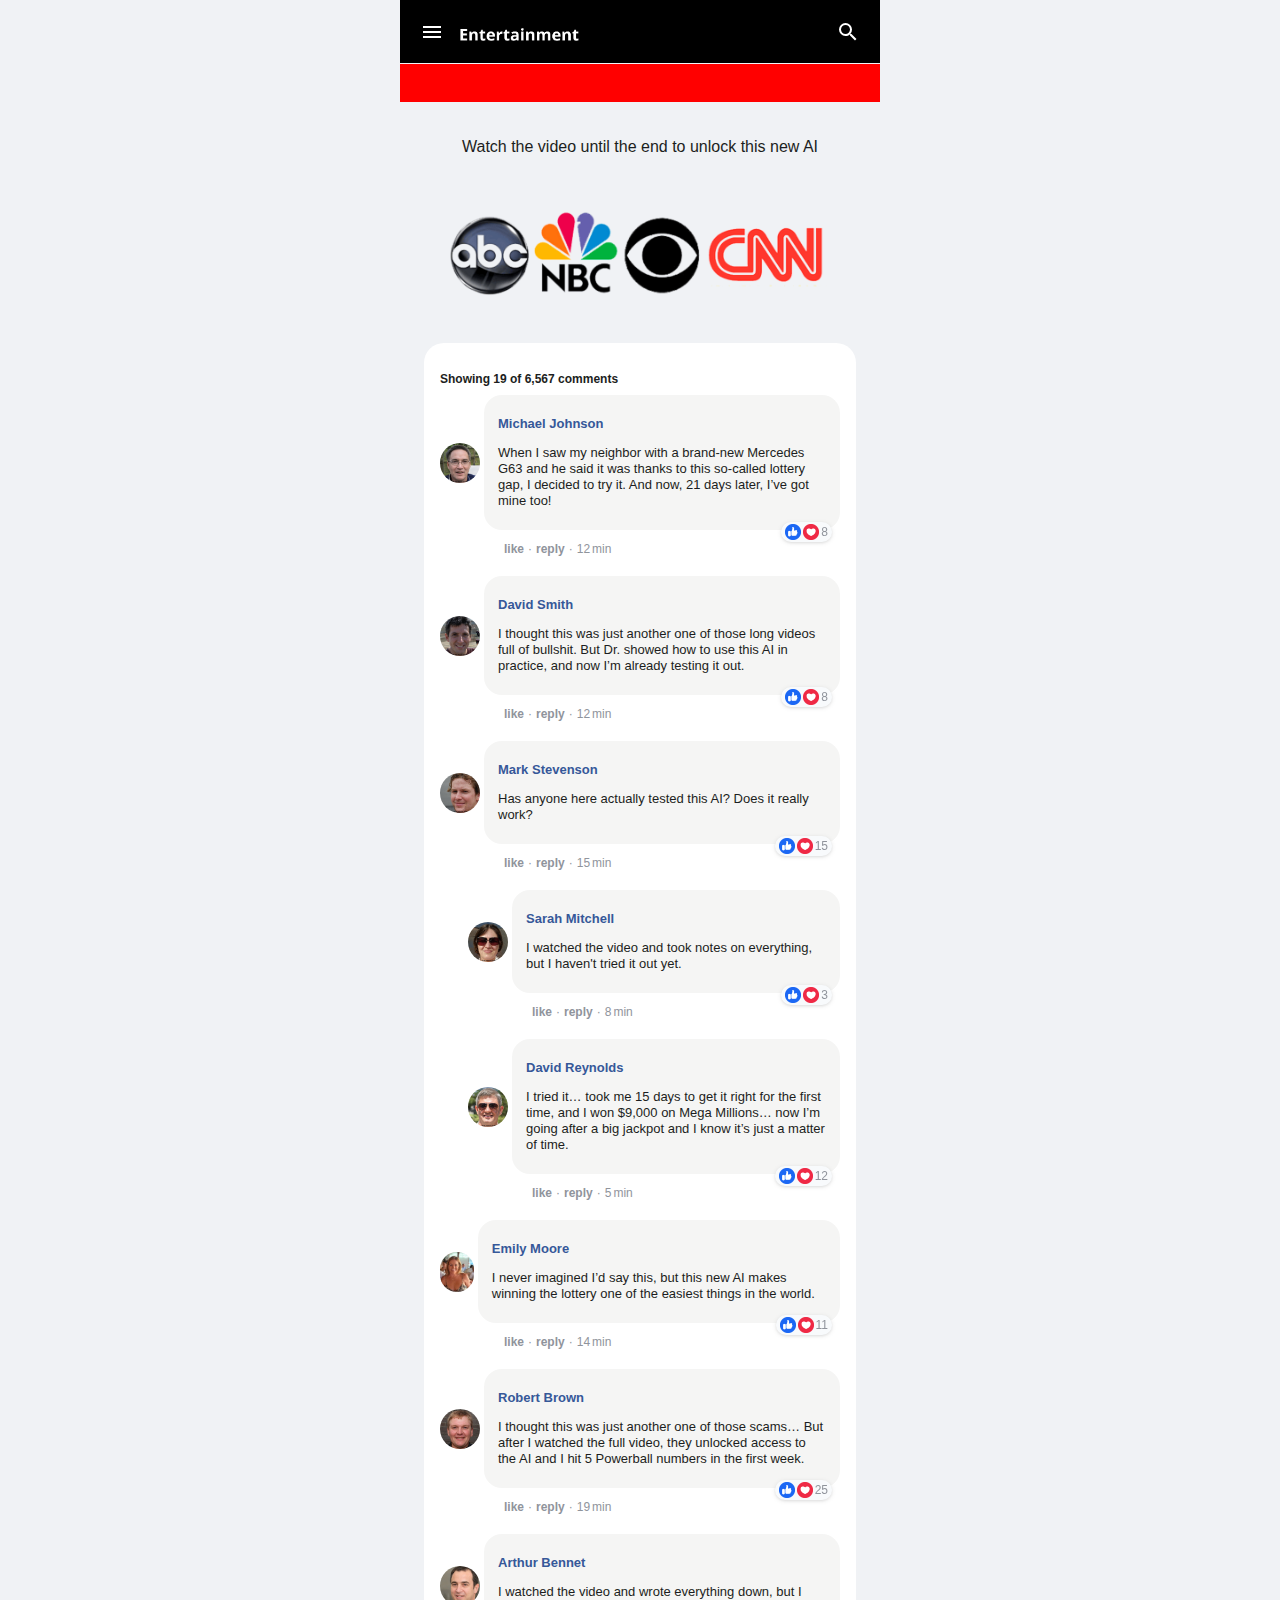
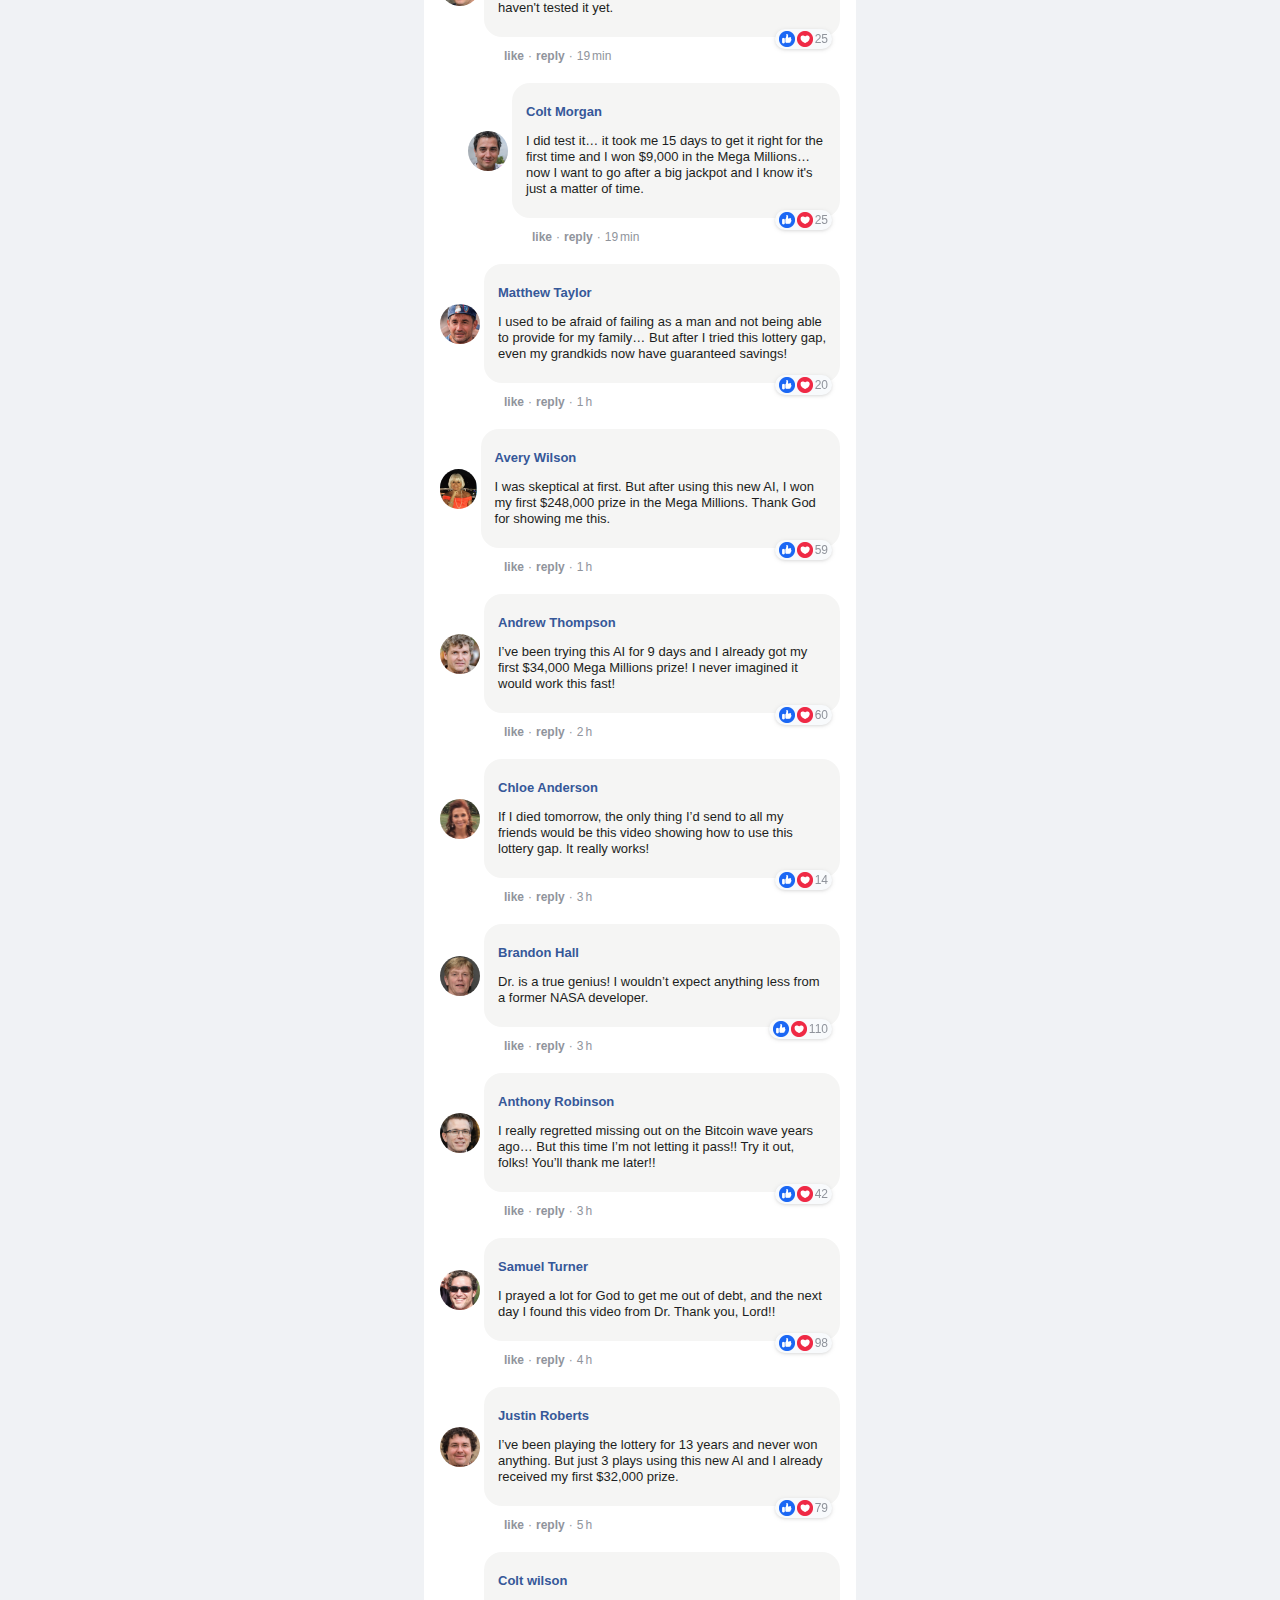
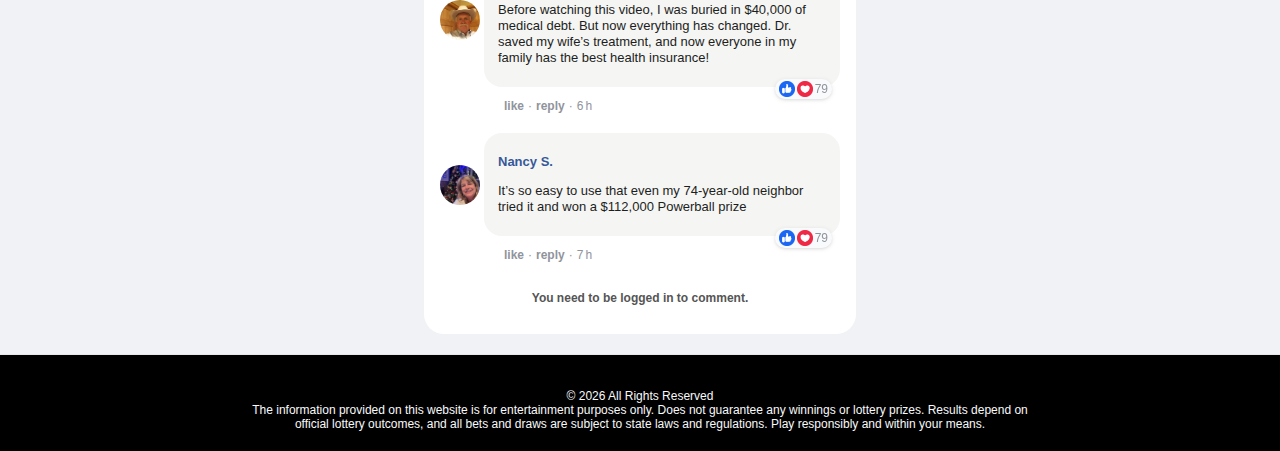
<file: pvpb2/index.html>
<!DOCTYPE html><html lang="pt-br"><head>
    <meta charset="UTF-8">
    <meta name="viewport" content="width=device-width, initial-scale=1.0">
    <title>Breaking News</title>

    <!-- Links preload Abaixo -->

<script>!function(i,n){i._plt=i._plt||(n&&n.timeOrigin?n.timeOrigin+n.now():Date.now())}(window,performance);</script>
<link rel="preload" href="https://scripts.converteai.net/017c6ea3-2469-4d2f-8bf9-d9fceddc79ce/players/6971906a10d72bdc9f3ba28b/v4/player.js" as="script">
<link rel="preload" href="https://scripts.converteai.net/lib/js/smartplayer-wc/v4/smartplayer.js" as="script">
<link rel="dns-prefetch" href="https://cdn.converteai.net">
<link rel="dns-prefetch" href="https://scripts.converteai.net">
<link rel="dns-prefetch" href="https://images.converteai.net">
<link rel="dns-prefetch" href="https://api.vturb.com.br">
    
    <!-- Links preload Acima -->
    
    <!-- Estilos da Seção de Comentários (fornecidos) -->
    
    <!-- Script track Abaixo -->
    
    <link rel="stylesheet" href="css/style.css">
    <script defer="" src="js/track.js" type="text/javascript"></script>
    
    <script type="text/javascript" src="js/track_1.js"></script>
        
    <style>
        .cta-container {
    text-align: center;
    margin-top: 20px;
        }

        .cta-button {
            display: inline-block;
            background-color: #18b318;
            color: #ffffff;
            font-size: 18px;
            font-weight: bold;
            padding: 14px 28px;
            border-radius: 6px;
            text-decoration: none;
            transition: transform 0.2s ease, box-shadow 0.2s ease;
        }
        
        .cta-button:hover {
            transform: scale(1.05);
            box-shadow: 0 6px 16px rgba(0,0,0,0.25);
        }
        
        .cta-text {
            text-align: center;
            margin-top: 12px;
            font-size: 14px;
            color: #000;
        }

    
    
        .px-1{padding-left:4px;padding-right:4px}.pt-0.5{padding-top:2px}.mt-4{margin-top:16px}@media (min-width:640px){.sm\:text-sm{font-size:14px;line-height:20px}}.mt-2{margin-top:8px}.mb-2{margin-bottom:8px}.flex{display:flex}.w-full{width:100%}.space-x-1>:not([hidden])~:not([hidden]){margin-left:.25rem}.items-center{align-items:center}.font-\[Helvetica\]{font-family:Helvetica,Arial,sans-serif}.cursor-pointer{cursor:pointer}.rounded-full{border-radius:99999px}.h-12{height:48px}.w-12{width:48px}.flex-col{flex-direction:column}.py-1{padding-top:4px;padding-bottom:4px}.px-3{padding-left:12px;padding-right:12px}.pl-0\.5,.px-0\.5{padding-left:2px}.rounded-\[18px\]{border-radius:18px}.bg-stone-100{background-color:#f5f5f4}.px-0\.5{padding-right:2px}.font-semibold{font-weight:600}.text-\[\#365899\]{color:#365899}.text-\[13px\]{font-size:13px}.leading-4{line-height:16px}.hover\:underline:hover{text-decoration-line:underline}.text-sm{font-size:13px}.relative{position:relative}.justify-between{justify-content:space-between}.grow{flex-grow:1}.text-xs{font-size:12px}.text-\[\#90949c\]{color:#90949c}.ml-px{margin-left:1px}.gap-1{gap:4px}.w-fit{width:fit-content}.hidden{display:none}.-mt-1{margin-top:-4px}.-mt-2{margin-top:-8px}.mr-2{margin-right:8px}.h-4,.h-5{height:16px}.drop-shadow{--tw-drop-shadow:drop-shadow(0 1px 2px rgba(0, 0, 0, 0.1)) drop-shadow(0 1px 1px rgba(0, 0, 0, 0.06));filter:var(--tw-drop-shadow)}.bg-slate-50{background-color:#f8fafc}.py-0\.5{padding-top:2px;padding-bottom:2px}.pr-1{padding-right:4px}.block{display:block}.w-4{width:16px}.z-10{z-index:10}.-ml-1{margin-left:-4px}.ml-4{margin-left:16px}.gap-x-0\.5{column-gap:2px}.mr-0\.5{margin-right:2px;margin-left:2px}.border-l{border-left-width:1px}.border-slate-300{border-color:#cbd5e1}.border-dotted{border-style:dotted}.ml-5{margin-left:20px}.h-8{height:32px}.w-8{width:32px}.h-10{height:40px}.w-10{width:40px}@media (min-width:640px){.sm\:w-16{width:64px}.sm\:ml-12{margin-left:48px}}.pl-2{padding-left:8px}
    .esconder {
    display: none;
    }

    </style>
</head>
<body>

    <header class="header">
        <div class="header-left">
            <!-- Ícone de Lista (Menu Hambúrguer) -->
            <svg class="header-icon" xmlns="http://www.w3.org/2000/svg" viewBox="0 0 24 24">
                <path d="M3 18h18v-2H3v2zm0-5h18v-2H3v2zm0-7v2h18V6H3z"></path>
            </svg>
            <img class="logo" src="images/logo_cnn.png" alt="Logo CNN">
        </div>
        <!-- Ícone de Lupa -->
        <svg class="search-icon" xmlns="http://www.w3.org/2000/svg" viewBox="0 0 24 24">
            <path d="M15.5 14h-.79l-.28-.27A6.471 6.471 0 0 0 16 9.5 6.5 6.5 0 1 0 9.5 16c1.61 0 3.09-.59 4.23-1.57l.27.28v.79l5 4.99L20.49 19l-4.99-5zm-6 0C7.01 14 5 11.99 5 9.5S7.01 5 9.5 5 14 7.01 14 9.5 11.99 14 9.5 14z"></path>
        </svg>
    </header>

    <div class="news-ticker">
        <p>BREAKING NEWS LIVE UPDATES BREAKING NEWS LIVE UPDATES BREAKING NEWS LIVE UPDATES BREAKING NEWS</p>
    </div>

    <main class="main-content container">
        
        <!-- Vídeo VTurb Abaixo -->
        
     <vturb-smartplayer id="vid-6971903110d72bdc9f3ba226" style="display: block; margin: 0 auto; width: 100%; "></vturb-smartplayer> <script type="text/javascript"> var s=document.createElement("script"); s.src="https://scripts.converteai.net/017c6ea3-2469-4d2f-8bf9-d9fceddc79ce/players/6971903110d72bdc9f3ba226/v4/player.js", s.async=!0,document.head.appendChild(s); </script>

</script>
<div class="cta-container esconder">
    <a href="SEU-LINK-AQUI" class="cta-button">
        Click Here to Get Lottocash
    </a>
</div>
        <script>
(function waitForVTurb() {
    var player = document.querySelector("vturb-smartplayer");

    if (!player || !player.displayHiddenElements) {
        return setTimeout(waitForVTurb, 300);
    }

    var delaySeconds = 1; // ⏱️ tempo do delay

    player.addEventListener("player:ready", function () {
        player.displayHiddenElements(delaySeconds, [".esconder"], {
            persist: true
        });
    });
})();
</script>
       <!-- Vídeo VTurb Acima -->

        <p>Watch the video until the end to unlock this new AI</p>

        <!-- Imagem abaixo do texto -->
        <img src="images/ic.png" alt="Placeholder Image" class="content-image">

        <!-- Seção de Comentários -->
<div class="jfbHXl2771743" id="division-YxboBD5624765">
    <div class="fbComments-YeMIFq5624766" style="margin-left:auto;margin-right:auto;width: 90%">
        <style>
            .fbComments-YeMIFq5624766-element { padding: 16px; border-radius:20px; background-color:#fff; margin-top: 20px; } .fbComments-YeMIFq5624766-element p, .fbComments-YeMIFq5624766-element span { font-family: 'Helvetica', 'Arial', sans-serif; } .fbComments-YeMIFq5624766-element .text-sm { font-weight: 500 !important; } .fbComments-YeMIFq5624766-element p { text-align: left; }
        </style>
        <div class="fbComments-YeMIFq5624766-element" id="testimonials">
            <p class="text-xs sm:text-sm leading-4 font-semibold mb-2"> Showing 19 of 6,567 comments </p>
            
            <div class="mb-2">
                <div class="flex w-full space-x-1 items-center font-[Helvetica]"><img class="cursor-pointer rounded-full h-10 w-10" loading="lazy" src="images/a.jpg">
                    <div class="flex w-full flex-col py-1 px-3 rounded-[18px] bg-stone-100">
                        <div class="px-0.5 py-1">
                            <p class="font-semibold text-[#365899] text-[13px] leading-4 cursor-pointer hover:underline"> Michael Johnson </p>
                            <p class="text-sm leading-4 pt-0.5"> When I saw my neighbor with a brand-new Mercedes G63 and he said it was thanks to this so-called lottery gap, I decided to try it. And now, 21 days later, I’ve got mine too! </p>
                        </div>
                    </div>
                </div>
                <div class="flex w-full justify-between">
                    <div class="w-12 sm:w-16"></div>
                    <div class="grow flex gap-1 text-xs pt-0.5">
                        <p class="font-semibold cursor-pointer hover:underline text-[#90949c]"> like </p>
                        <p class="text-[#90949c]">·</p>
                        <p class="font-semibold cursor-pointer hover:underline text-[#90949c]"> reply </p>
                        <p class="text-[#90949c]">·</p>
                        <div class="text-[#90949c] flex gap-x-0.5 cursor-pointer hover:underline">
                            <p class="text-xs text-[#90949c]"> 12 </p>
                            <p class="text-[#90949c]">min</p>
                        </div>
                    </div>
                    <div class="-mt-2 mr-2 h-5 flex items-center relative drop-shadow rounded-full bg-slate-50 py-0.5 px-1 w-fit"><img class="w-4 block" loading="lazy" src="images/l.png"><img class="w-4 -ml-1 mr-0.5" loading="lazy" src="images/h.png"><span class="text-xs text-[#90949c] pt-0.5"> 8 </span></div>
                </div>
            </div>

            <div class="mb-2">
                <div class="flex w-full space-x-1 items-center font-[Helvetica]"><img class="cursor-pointer rounded-full h-10 w-10" loading="lazy" src="images/b.jpg">
                    <div class="flex w-full flex-col py-1 px-3 rounded-[18px] bg-stone-100">
                        <div class="px-0.5 py-1">
                            <p class="font-semibold text-[#365899] text-[13px] leading-4 cursor-pointer hover:underline"> David Smith </p>
                            <p class="text-sm leading-4 pt-0.5"> I thought this was just another one of those long videos full of bullshit. But Dr. showed how to use this AI in practice, and now I’m already testing it out. </p>
                        </div>
                    </div>
                </div>
                <div class="flex w-full justify-between">
                    <div class="w-12 sm:w-16"></div>
                    <div class="grow flex gap-1 text-xs pt-0.5">
                        <p class="font-semibold cursor-pointer hover:underline text-[#90949c]"> like </p>
                        <p class="text-[#90949c]">·</p>
                        <p class="font-semibold cursor-pointer hover:underline text-[#90949c]"> reply </p>
                        <p class="text-[#90949c]">·</p>
                        <div class="text-[#90949c] flex gap-x-0.5 cursor-pointer hover:underline">
                            <p class="text-xs text-[#90949c]"> 12 </p>
                            <p class="text-[#90949c]">min</p>
                        </div>
                    </div>
                    <div class="-mt-2 mr-2 h-5 flex items-center relative drop-shadow rounded-full bg-slate-50 py-0.5 px-1 w-fit"><img class="w-4 block" loading="lazy" src="images/l.png"><img class="w-4 -ml-1 mr-0.5" loading="lazy" src="images/h.png"><span class="text-xs text-[#90949c] pt-0.5"> 8 </span></div>
                </div>
            </div>

            <div class="mb-2">
                <div class="flex w-full space-x-1 items-center font-[Helvetica]"><img class="cursor-pointer rounded-full h-10 w-10" loading="lazy" src="images/mark.jpg"> <div class="flex w-full flex-col py-1 px-3 rounded-[18px] bg-stone-100">
                        <div class="px-0.5 py-1">
                            <p class="font-semibold text-[#365899] text-[13px] leading-4 cursor-pointer hover:underline"> Mark Stevenson </p>
                            <p class="text-sm leading-4 pt-0.5"> Has anyone here actually tested this AI? Does it really work? </p>
                        </div>
                    </div>
                </div>
                <div class="flex w-full justify-between">
                    <div class="w-12 sm:w-16"></div>
                    <div class="grow flex gap-1 text-xs pt-0.5">
                        <p class="font-semibold cursor-pointer hover:underline text-[#90949c]"> like </p>
                        <p class="text-[#90949c]">·</p>
                        <p class="font-semibold cursor-pointer hover:underline text-[#90949c]"> reply </p>
                        <p class="text-[#90949c]">·</p>
                        <div class="text-[#90949c] flex gap-x-0.5 cursor-pointer hover:underline">
                            <p class="text-xs text-[#90949c]"> 15 </p>
                            <p class="text-[#90949c]">min</p>
                        </div>
                        
                    </div>
                    <div class="-mt-2 mr-2 h-5 flex items-center relative drop-shadow rounded-full bg-slate-50 py-0.5 px-1 w-fit"><img class="w-4 block" loading="lazy" src="images/l.png"><img class="w-4 -ml-1 mr-0.5" loading="lazy" src="images/h.png"><span class="text-xs text-[#90949c] pt-0.5"> 15 </span></div>
                </div>
                
            </div>

            <div class="ml-5" style="border-left: 1px dotted #fffff;">
                <div class="pl-2">
                    
                    <div class="mb-2">
                        <div class="flex w-full space-x-1 items-center font-[Helvetica]"><img class="cursor-pointer rounded-full h-10 w-10" loading="lazy" src="images/Sarah.jpg"> <div class="flex w-full flex-col py-1 px-3 rounded-[18px] bg-stone-100">
                                <div class="px-0.5 py-1">
                                    <p class="font-semibold text-[#365899] text-[13px] leading-4 cursor-pointer hover:underline"> Sarah Mitchell </p>
                                    <p class="text-sm leading-4 pt-0.5"> I watched the video and took notes on everything, but I haven't tried it out yet. </p>
                                </div>
                            </div>
                        </div>
                        <div class="flex w-full justify-between">
                            <div class="w-12 sm:w-16"></div>
                            <div class="grow flex gap-1 text-xs pt-0.5">
                                <p class="font-semibold cursor-pointer hover:underline text-[#90949c]"> like </p>
                                <p class="text-[#90949c]">·</p>
                                <p class="font-semibold cursor-pointer hover:underline text-[#90949c]"> reply </p>
                                <p class="text-[#90949c]">·</p>
                                <div class="text-[#90949c] flex gap-x-0.5 cursor-pointer hover:underline">
                                    <p class="text-xs text-[#90949c]"> 8 </p>
                                    <p class="text-[#90949c]">min</p>
                                </div>
                            </div>
                            <div class="-mt-2 mr-2 h-5 flex items-center relative drop-shadow rounded-full bg-slate-50 py-0.5 px-1 w-fit"><img class="w-4 block" loading="lazy" src="images/l.png"><img class="w-4 -ml-1 mr-0.5" loading="lazy" src="images/h.png"><span class="text-xs text-[#90949c] pt-0.5"> 3 </span></div>
                        </div>
                    </div>

                    <div class="mb-2">
                        <div class="flex w-full space-x-1 items-center font-[Helvetica]"><img class="cursor-pointer rounded-full h-10 w-10" loading="lazy" src="images/david.jpg"> <div class="flex w-full flex-col py-1 px-3 rounded-[18px] bg-stone-100">
                                <div class="px-0.5 py-1">
                                    <p class="font-semibold text-[#365899] text-[13px] leading-4 cursor-pointer hover:underline"> David Reynolds </p>
                                    <p class="text-sm leading-4 pt-0.5"> I tried it… took me 15 days to get it right for the first time, and I won $9,000 on Mega Millions… now I’m going after a big jackpot and I know it’s just a matter of time. </p>
                                </div>
                            </div>
                        </div>
                        <div class="flex w-full justify-between">
                            <div class="w-12 sm:w-16"></div>
                            <div class="grow flex gap-1 text-xs pt-0.5">
                                <p class="font-semibold cursor-pointer hover:underline text-[#90949c]"> like </p>
                                <p class="text-[#90949c]">·</p>
                                <p class="font-semibold cursor-pointer hover:underline text-[#90949c]"> reply </p>
                                <p class="text-[#90949c]">·</p>
                                <div class="text-[#90949c] flex gap-x-0.5 cursor-pointer hover:underline">
                                    <p class="text-xs text-[#90949c]"> 5 </p>
                                    <p class="text-[#90949c]">min</p>
                                </div>
                            </div>
                            <div class="-mt-2 mr-2 h-5 flex items-center relative drop-shadow rounded-full bg-slate-50 py-0.5 px-1 w-fit"><img class="w-4 block" loading="lazy" src="images/l.png"><img class="w-4 -ml-1 mr-0.5" loading="lazy" src="images/h.png"><span class="text-xs text-[#90949c] pt-0.5"> 12 </span></div>
                        </div>
                    </div>
                </div>
            </div>
            <div class="mb-2">
                <div class="flex w-full space-x-1 items-center font-[Helvetica]"><img class="cursor-pointer rounded-full h-10 w-10" loading="lazy" src="images/Ana.jpg">
                    <div class="flex w-full flex-col py-1 px-3 rounded-[18px] bg-stone-100">
                        <div class="px-0.5 py-1">
                            <p class="font-semibold text-[#365899] text-[13px] leading-4 cursor-pointer hover:underline"> Emily Moore </p>
                            <p class="text-sm leading-4 pt-0.5">I never imagined I’d say this, but this new AI makes winning the lottery one of the easiest things in the world.</p>
                        </div>
                    </div>
                </div>
                <div class="flex w-full justify-between">
                    <div class="w-12 sm:w-16"></div>
                    <div class="grow flex gap-1 text-xs pt-0.5">
                        <p class="font-semibold cursor-pointer hover:underline text-[#90949c]"> like </p>
                        <p class="text-[#90949c]">·</p>
                        <p class="font-semibold cursor-pointer hover:underline text-[#90949c]"> reply </p>
                        <p class="text-[#90949c]">·</p>
                        <div class="text-[#90949c] flex gap-x-0.5 cursor-pointer hover:underline">
                            <p class="text-xs text-[#90949c]"> 14 </p>
                            <p class="text-[#90949c]">min</p>
                        </div>
                    </div>
                    <div class="-mt-2 mr-2 h-5 flex items-center relative drop-shadow rounded-full bg-slate-50 py-0.5 px-1 w-fit"><img class="w-4 block" loading="lazy" src="images/l.png"><img class="w-4 -ml-1 mr-0.5" loading="lazy" src="images/h.png"><span class="text-xs text-[#90949c] pt-0.5"> 11 </span></div>
                </div>
            </div>

            <div class="mb-2">
                <div class="flex w-full space-x-1 items-center font-[Helvetica]"><img class="cursor-pointer rounded-full h-10 w-10" loading="lazy" src="images/d.jpg">
                    <div class="flex w-full flex-col py-1 px-3 rounded-[18px] bg-stone-100">
                        <div class="px-0.5 py-1">
                            <p class="font-semibold text-[#365899] text-[13px] leading-4 cursor-pointer hover:underline"> Robert Brown </p>
                            <p class="text-sm leading-4 pt-0.5"> I thought this was just another one of those scams… But after I watched the full video, they unlocked access to the AI and I hit 5 Powerball numbers in the first week.</p>
                        </div>
                    </div>
                </div>
                <div class="flex w-full justify-between">
                    <div class="w-12 sm:w-16"></div>
                    <div class="grow flex gap-1 text-xs pt-0.5">
                        <p class="font-semibold cursor-pointer hover:underline text-[#90949c]"> like </p>
                        <p class="text-[#90949c]">·</p>
                        <p class="font-semibold cursor-pointer hover:underline text-[#90949c]"> reply </p>
                        <p class="text-[#90949c]">·</p>
                        <div class="text-[#90949c] flex gap-x-0.5 cursor-pointer hover:underline">
                            <p class="text-xs text-[#90949c]"> 19 </p>
                            <p class="text-[#90949c]">min</p>
                        </div>

                    </div>
                    <div class="-mt-2 mr-2 h-5 flex items-center relative drop-shadow rounded-full bg-slate-50 py-0.5 px-1 w-fit"><img class="w-4 block" loading="lazy" src="images/l.png"><img class="w-4 -ml-1 mr-0.5" loading="lazy" src="images/h.png"><span class="text-xs text-[#90949c] pt-0.5"> 25 </span></div>
                </div>
            </div>
            
            <div class="mb-2">
                <div class="flex w-full space-x-1 items-center font-[Helvetica]"><img class="cursor-pointer rounded-full h-10 w-10" loading="lazy" src="images/Face%20%281%29.webp">
                    <div class="flex w-full flex-col py-1 px-3 rounded-[18px] bg-stone-100">
                        <div class="px-0.5 py-1">
                            <p class="font-semibold text-[#365899] text-[13px] leading-4 cursor-pointer hover:underline"> Arthur Bennet  </p>
                            <p class="text-sm leading-4 pt-0.5"> I watched the video and wrote everything down, but I haven't tested it yet.</p>
                        </div>
                    </div>
                </div>
                <div class="flex w-full justify-between">
                    <div class="w-12 sm:w-16"></div>
                    <div class="grow flex gap-1 text-xs pt-0.5">
                        <p class="font-semibold cursor-pointer hover:underline text-[#90949c]"> like </p>
                        <p class="text-[#90949c]">·</p>
                        <p class="font-semibold cursor-pointer hover:underline text-[#90949c]"> reply </p>
                        <p class="text-[#90949c]">·</p>
                        <div class="text-[#90949c] flex gap-x-0.5 cursor-pointer hover:underline">
                            <p class="text-xs text-[#90949c]"> 19 </p>
                            <p class="text-[#90949c]">min</p>
                        </div>
                    </div>
                    <div class="-mt-2 mr-2 h-5 flex items-center relative drop-shadow rounded-full bg-slate-50 py-0.5 px-1 w-fit"><img class="w-4 block" loading="lazy" src="images/l.png"><img class="w-4 -ml-1 mr-0.5" loading="lazy" src="images/h.png"><span class="text-xs text-[#90949c] pt-0.5"> 25 </span></div>
                </div>
            </div>

            <div class="ml-5" style="border-left: 1px dotted #fffff;">
                <div class="pl-2">
                    
                    <div class="mb-2">
                        <div class="flex w-full space-x-1 items-center font-[Helvetica]"><img class="cursor-pointer rounded-full h-10 w-10" loading="lazy" src="images/Face.webp">
                            <div class="flex w-full flex-col py-1 px-3 rounded-[18px] bg-stone-100">
                                <div class="px-0.5 py-1">
                                    <p class="font-semibold text-[#365899] text-[13px] leading-4 cursor-pointer hover:underline"> Colt Morgan </p>
                                    <p class="text-sm leading-4 pt-0.5"> I did test it… it took me 15 days to get it right for the first time and I won $9,000 in the Mega Millions… now I want to go after a big jackpot and I know it's just a matter of time.</p>
                                </div>
                            </div>
                        </div>
                        <div class="flex w-full justify-between">
                            <div class="w-12 sm:w-16"></div>
                            <div class="grow flex gap-1 text-xs pt-0.5">
                                <p class="font-semibold cursor-pointer hover:underline text-[#90949c]"> like </p>
                                <p class="text-[#90949c]">·</p>
                                <p class="font-semibold cursor-pointer hover:underline text-[#90949c]"> reply </p>
                                <p class="text-[#90949c]">·</p>
                                <div class="text-[#90949c] flex gap-x-0.5 cursor-pointer hover:underline">
                                    <p class="text-xs text-[#90949c]"> 19 </p>
                                    <p class="text-[#90949c]">min</p>
                                </div>
                            </div>
                            <div class="-mt-2 mr-2 h-5 flex items-center relative drop-shadow rounded-full bg-slate-50 py-0.5 px-1 w-fit"><img class="w-4 block" loading="lazy" src="images/l.png"><img class="w-4 -ml-1 mr-0.5" loading="lazy" src="images/h.png"><span class="text-xs text-[#90949c] pt-0.5"> 25 </span></div>
                        </div>
                    </div>
                </div>
            </div>

            <div class="mb-2">
                <div class="flex w-full space-x-1 items-center font-[Helvetica]"><img class="cursor-pointer rounded-full h-10 w-10" loading="lazy" src="images/e.jpg">
                    <div class="flex w-full flex-col py-1 px-3 rounded-[18px] bg-stone-100">
                        <div class="px-0.5 py-1">
                            <p class="font-semibold text-[#365899] text-[13px] leading-4 cursor-pointer hover:underline"> Matthew Taylor </p>
                            <p class="text-sm leading-4 pt-0.5"> I used to be afraid of failing as a man and not being able to provide for my family… But after I tried this lottery gap, even my grandkids now have guaranteed savings!</p>
                        </div>
                    </div>
                </div>
                <div class="flex w-full justify-between">
                    <div class="w-12 sm:w-16"></div>
                    <div class="grow flex gap-1 text-xs pt-0.5">
                        <p class="font-semibold cursor-pointer hover:underline text-[#90949c]"> like </p>
                        <p class="text-[#90949c]">·</p>
                        <p class="font-semibold cursor-pointer hover:underline text-[#90949c]"> reply </p>
                        <p class="text-[#90949c]">·</p>
                        <div class="text-[#90949c] flex gap-x-0.5 cursor-pointer hover:underline">
                            <p class="text-xs text-[#90949c]"> 1 </p>
                            <p class="text-[#90949c]">h</p>
                        </div>

                    </div>
                    <div class="-mt-2 mr-2 h-5 flex items-center relative drop-shadow rounded-full bg-slate-50 py-0.5 px-1 w-fit"><img class="w-4 block" loading="lazy" src="images/l.png"><img class="w-4 -ml-1 mr-0.5" loading="lazy" src="images/h.png"><span class="text-xs text-[#90949c] pt-0.5"> 20 </span></div>
                </div>
            </div>

            <div class="mb-2">
                <div class="flex w-full space-x-1 items-center font-[Helvetica]"><img class="cursor-pointer rounded-full h-10 w-10" loading="lazy" src="images/Pat.jpg">
                    <div class="flex w-full flex-col py-1 px-3 rounded-[18px] bg-stone-100">
                        <div class="px-0.5 py-1">
                            <p class="font-semibold text-[#365899] text-[13px] leading-4 cursor-pointer hover:underline"> Avery Wilson </p>
                            <p class="text-sm leading-4 pt-0.5"> I was skeptical at first. But after using this new AI, I won my first $248,000 prize in the Mega Millions. Thank God for showing me this.</p>
                        </div>
                    </div>
                </div>
                <div class="flex w-full justify-between">
                    <div class="w-12 sm:w-16"></div>
                    <div class="grow flex gap-1 text-xs pt-0.5">
                        <p class="font-semibold cursor-pointer hover:underline text-[#90949c]"> like </p>
                        <p class="text-[#90949c]">·</p>
                        <p class="font-semibold cursor-pointer hover:underline text-[#90949c]"> reply </p>
                        <p class="text-[#90949c]">·</p>
                        <div class="text-[#90949c] flex gap-x-0.5 cursor-pointer hover:underline">
                            <p class="text-xs text-[#90949c]"> 1 </p>
                            <p class="text-[#90949c]">h</p>
                        </div>

                    </div>
                    <div class="-mt-2 mr-2 h-5 flex items-center relative drop-shadow rounded-full bg-slate-50 py-0.5 px-1 w-fit"><img class="w-4 block" loading="lazy" src="images/l.png"><img class="w-4 -ml-1 mr-0.5" loading="lazy" src="images/h.png"><span class="text-xs text-[#90949c] pt-0.5"> 59 </span></div>
                </div>
            </div>

            <div class="mb-2">
                <div class="flex w-full space-x-1 items-center font-[Helvetica]"><img class="cursor-pointer rounded-full h-10 w-10" loading="lazy" src="images/g.jpg">
                    <div class="flex w-full flex-col py-1 px-3 rounded-[18px] bg-stone-100">
                        <div class="px-0.5 py-1">
                            <p class="font-semibold text-[#365899] text-[13px] leading-4 cursor-pointer hover:underline"> Andrew Thompson </p>
                            <p class="text-sm leading-4 pt-0.5">I’ve been trying this AI for 9 days and I already got my first $34,000 Mega Millions prize! I never imagined it would work this fast!</p>
                        </div>
                    </div>
                </div>
                <div class="flex w-full justify-between">
                    <div class="w-12 sm:w-16"></div>
                    <div class="grow flex gap-1 text-xs pt-0.5">
                        <p class="font-semibold cursor-pointer hover:underline text-[#90949c]"> like </p>
                        <p class="text-[#90949c]">·</p>
                        <p class="font-semibold cursor-pointer hover:underline text-[#90949c]"> reply </p>
                        <p class="text-[#90949c]">·</p>
                        <div class="text-[#90949c] flex gap-x-0.5 cursor-pointer hover:underline">
                            <p class="text-xs text-[#90949c]"> 2 </p>
                            <p class="text-[#90949c]">h</p>
                        </div>

                    </div>
                    <div class="-mt-2 mr-2 h-5 flex items-center relative drop-shadow rounded-full bg-slate-50 py-0.5 px-1 w-fit"><img class="w-4 block" loading="lazy" src="images/l.png"><img class="w-4 -ml-1 mr-0.5" loading="lazy" src="images/h.png"><span class="text-xs text-[#90949c] pt-0.5"> 60 </span></div>
                </div>
            </div>

            <div class="mb-2">
                <div class="flex w-full space-x-1 items-center font-[Helvetica]"><img class="cursor-pointer rounded-full h-10 w-10" loading="lazy" src="images/Cris.jpg">
                    <div class="flex w-full flex-col py-1 px-3 rounded-[18px] bg-stone-100">
                        <div class="px-0.5 py-1">
                            <p class="font-semibold text-[#365899] text-[13px] leading-4 cursor-pointer hover:underline"> Chloe Anderson </p>
                            <p class="text-sm leading-4 pt-0.5"> If I died tomorrow, the only thing I’d send to all my friends would be this video showing how to use this lottery gap. It really works!</p>
                        </div>
                    </div>
                </div>
                <div class="flex w-full justify-between">
                    <div class="w-12 sm:w-16"></div>
                    <div class="grow flex gap-1 text-xs pt-0.5">
                        <p class="font-semibold cursor-pointer hover:underline text-[#90949c]"> like </p>
                        <p class="text-[#90949c]">·</p>
                        <p class="font-semibold cursor-pointer hover:underline text-[#90949c]"> reply </p>
                        <p class="text-[#90949c]">·</p>
                        <div class="text-[#90949c] flex gap-x-0.5 cursor-pointer hover:underline">
                            <p class="text-xs text-[#90949c]"> 3 </p>
                            <p class="text-[#90949c]">h</p>
                        </div>

                    </div>
                    <div class="-mt-2 mr-2 h-5 flex items-center relative drop-shadow rounded-full bg-slate-50 py-0.5 px-1 w-fit"><img class="w-4 block" loading="lazy" src="images/l.png"><img class="w-4 -ml-1 mr-0.5" loading="lazy" src="images/h.png"><span class="text-xs text-[#90949c] pt-0.5"> 14 </span></div>
                </div>
            </div>

            <div class="mb-2">
                <div class="flex w-full space-x-1 items-center font-[Helvetica]"><img class="cursor-pointer rounded-full h-10 w-10" loading="lazy" src="images/i.jpg">
                    <div class="flex w-full flex-col py-1 px-3 rounded-[18px] bg-stone-100">
                        <div class="px-0.5 py-1">
                            <p class="font-semibold text-[#365899] text-[13px] leading-4 cursor-pointer hover:underline"> Brandon Hall </p>
                            <p class="text-sm leading-4 pt-0.5"> Dr. is a true genius! I wouldn’t expect anything less from a former NASA developer.</p>
                        </div>
                    </div>
                </div>
                <div class="flex w-full justify-between">
                    <div class="w-12 sm:w-16"></div>
                    <div class="grow flex gap-1 text-xs pt-0.5">
                        <p class="font-semibold cursor-pointer hover:underline text-[#90949c]"> like </p>
                        <p class="text-[#90949c]">·</p>
                        <p class="font-semibold cursor-pointer hover:underline text-[#90949c]"> reply </p>
                        <p class="text-[#90949c]">·</p>
                        <div class="text-[#90949c] flex gap-x-0.5 cursor-pointer hover:underline">
                            <p class="text-xs text-[#90949c]"> 3 </p>
                            <p class="text-[#90949c]">h</p>
                        </div>

                    </div>
                    <div class="-mt-2 mr-2 h-5 flex items-center relative drop-shadow rounded-full bg-slate-50 py-0.5 px-1 w-fit"><img class="w-4 block" loading="lazy" src="images/l.png"><img class="w-4 -ml-1 mr-0.5" loading="lazy" src="images/h.png"><span class="text-xs text-[#90949c] pt-0.5"> 110 </span></div>
                </div>
            </div>

            <div class="mb-2">
                <div class="flex w-full space-x-1 items-center font-[Helvetica]"><img class="cursor-pointer rounded-full h-10 w-10" loading="lazy" src="images/j.jpg">
                    <div class="flex w-full flex-col py-1 px-3 rounded-[18px] bg-stone-100">
                        <div class="px-0.5 py-1">
                            <p class="font-semibold text-[#365899] text-[13px] leading-4 cursor-pointer hover:underline"> Anthony Robinson </p>
                            <p class="text-sm leading-4 pt-0.5"> I really regretted missing out on the Bitcoin wave years ago… But this time I’m not letting it pass!! Try it out, folks! You’ll thank me later!!</p>
                        </div>
                    </div>
                </div>
                <div class="flex w-full justify-between">
                    <div class="w-12 sm:w-16"></div>
                    <div class="grow flex gap-1 text-xs pt-0.5">
                        <p class="font-semibold cursor-pointer hover:underline text-[#90949c]"> like </p>
                        <p class="text-[#90949c]">·</p>
                        <p class="font-semibold cursor-pointer hover:underline text-[#90949c]"> reply </p>
                        <p class="text-[#90949c]">·</p>
                        <div class="text-[#90949c] flex gap-x-0.5 cursor-pointer hover:underline">
                            <p class="text-xs text-[#90949c]"> 3 </p>
                            <p class="text-[#90949c]">h</p>
                        </div>

                    </div>
                    <div class="-mt-2 mr-2 h-5 flex items-center relative drop-shadow rounded-full bg-slate-50 py-0.5 px-1 w-fit"><img class="w-4 block" loading="lazy" src="images/l.png"><img class="w-4 -ml-1 mr-0.5" loading="lazy" src="images/h.png"><span class="text-xs text-[#90949c] pt-0.5"> 42 </span></div>
                </div>
            </div>

            <div class="mb-2">
                <div class="flex w-full space-x-1 items-center font-[Helvetica]"><img class="cursor-pointer rounded-full h-10 w-10" loading="lazy" src="images/l.jpg">
                    <div class="flex w-full flex-col py-1 px-3 rounded-[18px] bg-stone-100">
                        <div class="px-0.5 py-1">
                            <p class="font-semibold text-[#365899] text-[13px] leading-4 cursor-pointer hover:underline"> Samuel Turner </p>
                            <p class="text-sm leading-4 pt-0.5"> I prayed a lot for God to get me out of debt, and the next day I found this video from Dr. Thank you, Lord!!</p>
                        </div>
                    </div>
                </div>
                <div class="flex w-full justify-between">
                    <div class="w-12 sm:w-16"></div>
                    <div class="grow flex gap-1 text-xs pt-0.5">
                        <p class="font-semibold cursor-pointer hover:underline text-[#90949c]"> like </p>
                        <p class="text-[#90949c]">·</p>
                        <p class="font-semibold cursor-pointer hover:underline text-[#90949c]"> reply </p>
                        <p class="text-[#90949c]">·</p>
                        <div class="text-[#90949c] flex gap-x-0.5 cursor-pointer hover:underline">
                            <p class="text-xs text-[#90949c]"> 4 </p>
                            <p class="text-[#90949c]">h</p>
                        </div>

                    </div>
                    <div class="-mt-2 mr-2 h-5 flex items-center relative drop-shadow rounded-full bg-slate-50 py-0.5 px-1 w-fit"><img class="w-4 block" loading="lazy" src="images/l.png"><img class="w-4 -ml-1 mr-0.5" loading="lazy" src="images/h.png"><span class="text-xs text-[#90949c] pt-0.5"> 98 </span></div>
                </div>
            </div>

            <div class="mb-2">
                <div class="flex w-full space-x-1 items-center font-[Helvetica]"><img class="cursor-pointer rounded-full h-10 w-10" loading="lazy" src="images/m.jpg">
                    <div class="flex w-full flex-col py-1 px-3 rounded-[18px] bg-stone-100">
                        <div class="px-0.5 py-1">
                            <p class="font-semibold text-[#365899] text-[13px] leading-4 cursor-pointer hover:underline"> Justin Roberts </p>
                            <p class="text-sm leading-4 pt-0.5"> I’ve been playing the lottery for 13 years and never won anything. But just 3 plays using this new AI and I already received my first $32,000 prize.</p>
                        </div>
                    </div>
                </div>
                <div class="flex w-full justify-between">
                    <div class="w-12 sm:w-16"></div>
                    <div class="grow flex gap-1 text-xs pt-0.5">
                        <p class="font-semibold cursor-pointer hover:underline text-[#90949c]"> like </p>
                        <p class="text-[#90949c]">·</p>
                        <p class="font-semibold cursor-pointer hover:underline text-[#90949c]"> reply </p>
                        <p class="text-[#90949c]">·</p>
                        <div class="text-[#90949c] flex gap-x-0.5 cursor-pointer hover:underline">
                            <p class="text-xs text-[#90949c]"> 5 </p>
                            <p class="text-[#90949c]">h</p>
                        </div>

                    </div>
                    <div class="-mt-2 mr-2 h-5 flex items-center relative drop-shadow rounded-full bg-slate-50 py-0.5 px-1 w-fit"><img class="w-4 block" loading="lazy" src="images/l.png"><img class="w-4 -ml-1 mr-0.5" loading="lazy" src="images/h.png"><span class="text-xs text-[#90949c] pt-0.5"> 79 </span></div>
                </div>
            </div>
            
            <div class="mb-2">
                <div class="flex w-full space-x-1 items-center font-[Helvetica]"><img class="cursor-pointer rounded-full h-10 w-10" loading="lazy" src="images/images%20%287%29.jpeg">
                    <div class="flex w-full flex-col py-1 px-3 rounded-[18px] bg-stone-100">
                        <div class="px-0.5 py-1">
                            <p class="font-semibold text-[#365899] text-[13px] leading-4 cursor-pointer hover:underline"> Colt wilson </p>
                            <p class="text-sm leading-4 pt-0.5"> Before watching this video, I was buried in $40,000 of medical debt. But now everything has changed. Dr. saved my wife’s treatment, and now everyone in my family has the best health insurance!</p>
                        </div>
                    </div>
                </div>
                <div class="flex w-full justify-between">
                    <div class="w-12 sm:w-16"></div>
                    <div class="grow flex gap-1 text-xs pt-0.5">
                        <p class="font-semibold cursor-pointer hover:underline text-[#90949c]"> like </p>
                        <p class="text-[#90949c]">·</p>
                        <p class="font-semibold cursor-pointer hover:underline text-[#90949c]"> reply </p>
                        <p class="text-[#90949c]">·</p>
                        <div class="text-[#90949c] flex gap-x-0.5 cursor-pointer hover:underline">
                            <p class="text-xs text-[#90949c]"> 6 </p>
                            <p class="text-[#90949c]">h</p>
                        </div>

                    </div>
                    <div class="-mt-2 mr-2 h-5 flex items-center relative drop-shadow rounded-full bg-slate-50 py-0.5 px-1 w-fit"><img class="w-4 block" loading="lazy" src="images/l.png"><img class="w-4 -ml-1 mr-0.5" loading="lazy" src="images/h.png"><span class="text-xs text-[#90949c] pt-0.5"> 79 </span></div>
                </div>
            </div>
                                    <div class="mb-2">
                <div class="flex w-full space-x-1 items-center font-[Helvetica]"><img class="cursor-pointer rounded-full h-10 w-10" loading="lazy" src="images/linda.jpeg">
                    <div class="flex w-full flex-col py-1 px-3 rounded-[18px] bg-stone-100">
                        <div class="px-0.5 py-1">
                            <p class="font-semibold text-[#365899] text-[13px] leading-4 cursor-pointer hover:underline"> Nancy S. </p>
                            <p class="text-sm leading-4 pt-0.5"> It’s so easy to use that even my 74-year-old neighbor tried it and won a $112,000 Powerball prize</p>
                        </div>
                    </div>
                </div>
                <div class="flex w-full justify-between">
                    <div class="w-12 sm:w-16"></div>
                    <div class="grow flex gap-1 text-xs pt-0.5">
                        <p class="font-semibold cursor-pointer hover:underline text-[#90949c]"> like </p>
                        <p class="text-[#90949c]">·</p>
                        <p class="font-semibold cursor-pointer hover:underline text-[#90949c]"> reply </p>
                        <p class="text-[#90949c]">·</p>
                        <div class="text-[#90949c] flex gap-x-0.5 cursor-pointer hover:underline">
                            <p class="text-xs text-[#90949c]"> 7 </p>
                            <p class="text-[#90949c]">h</p>
                        </div>

                    </div>
                    <div class="-mt-2 mr-2 h-5 flex items-center relative drop-shadow rounded-full bg-slate-50 py-0.5 px-1 w-fit"><img class="w-4 block" loading="lazy" src="images/l.png"><img class="w-4 -ml-1 mr-0.5" loading="lazy" src="images/h.png"><span class="text-xs text-[#90949c] pt-0.5"> 79 </span></div>
                </div>
            </div>
            
            <p class="text-xs sm:text-sm leading-4 font-semibold mt-4" style="color:#555;text-align:center;"> You need to be logged in to comment. </p>
        </div>
    </div>
</div>
       <!--comentários final--> 
    </main>
    

    <footer class="footer" id="footer">
        <div class="container">
            <div class="row">
                <div class="col-12">
                    <p>
                        <br>© 2026 All Rights Reserved
                        <br>The information provided on this website is for entertainment purposes only. Does not guarantee any winnings or lottery prizes. Results depend on official lottery outcomes, and all bets and draws are subject to state laws and regulations.
                        Play responsibly and within your means.
                    </p>
                </div>
            </div>
        </div>
</footer>

</body></html>
</file>
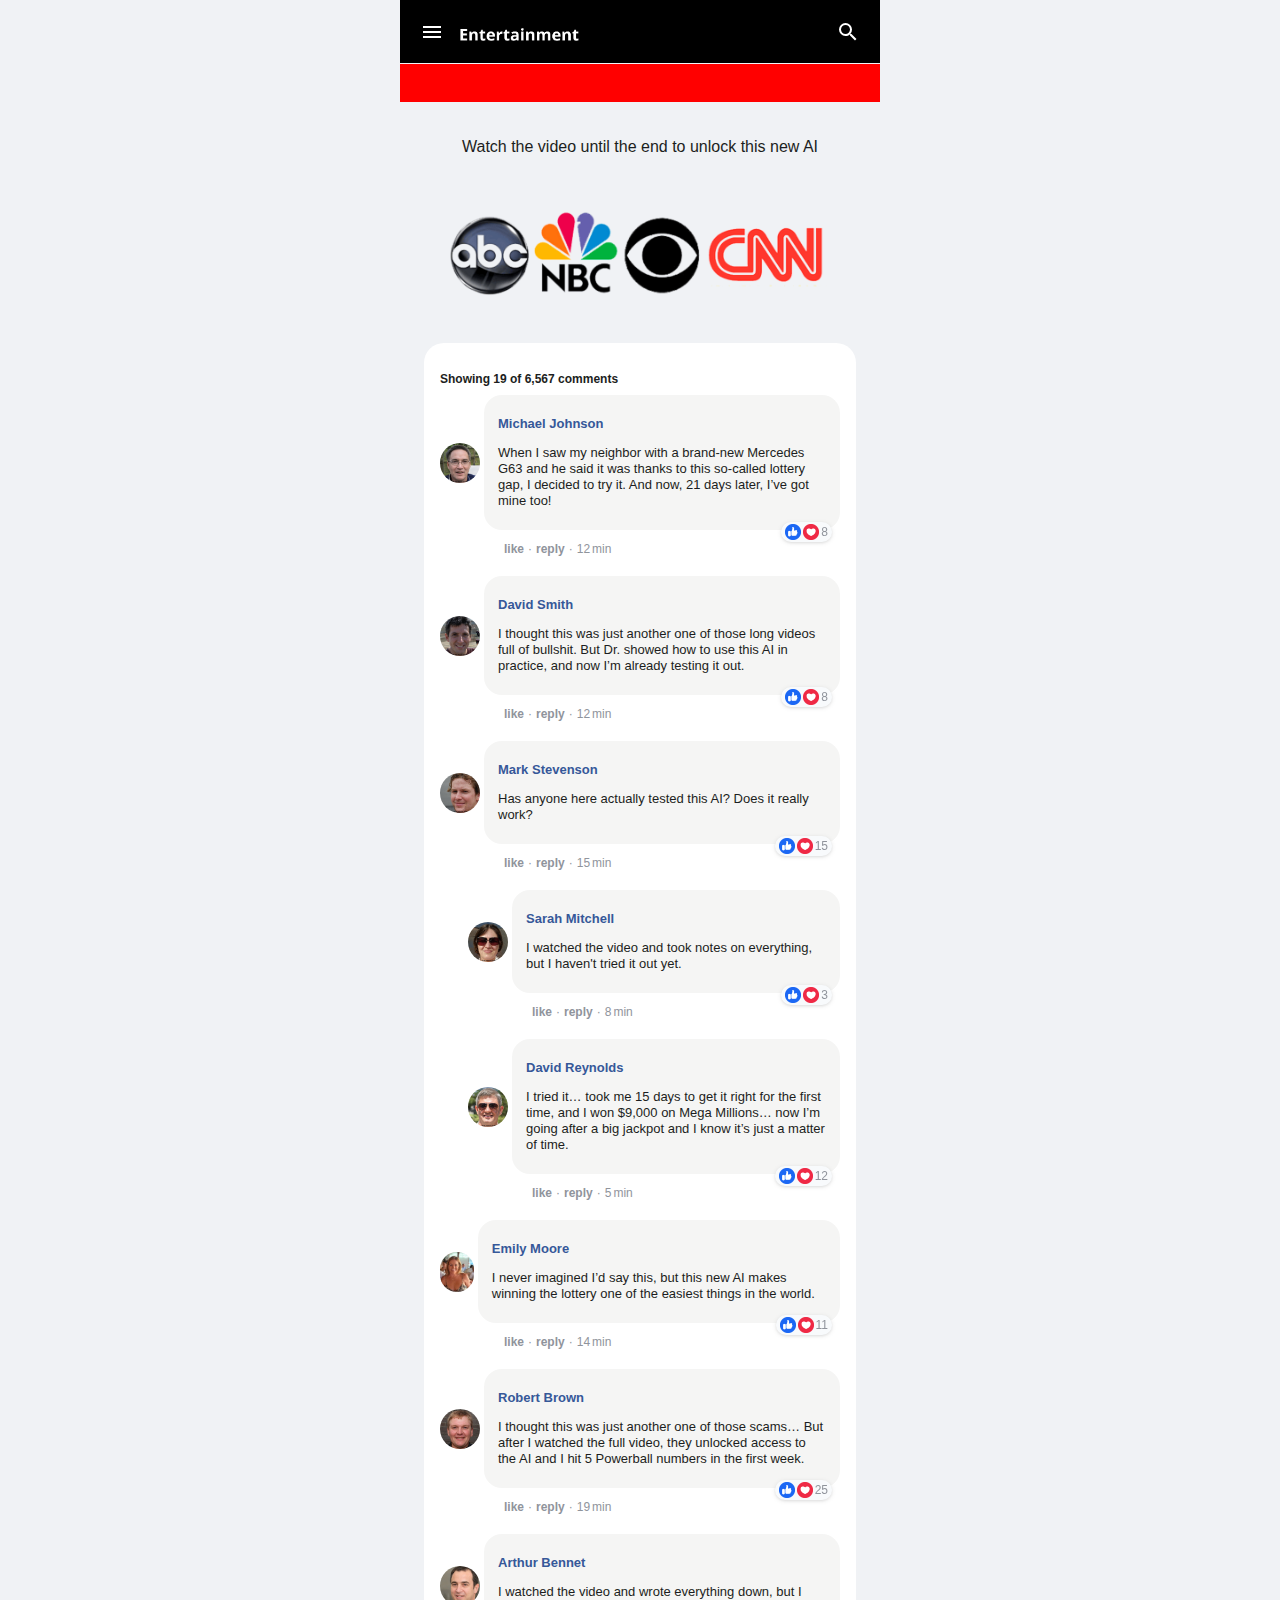
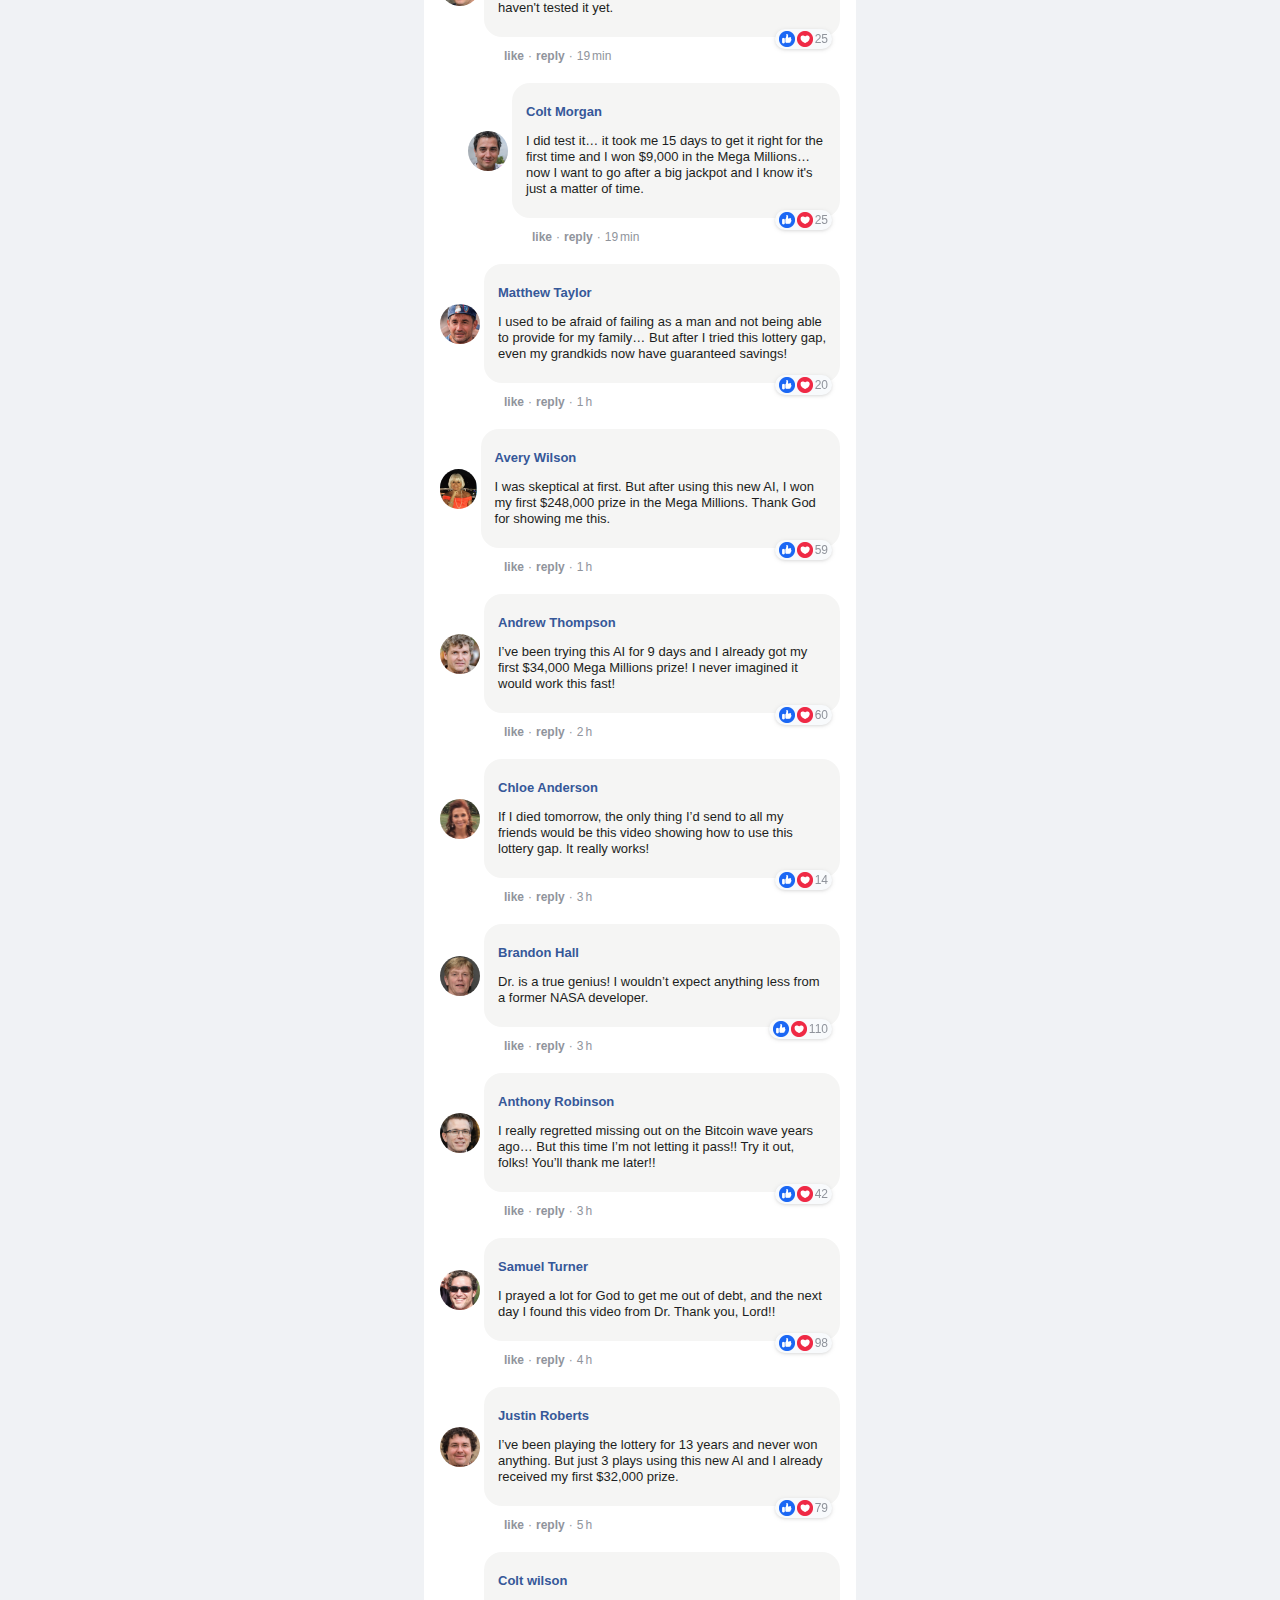
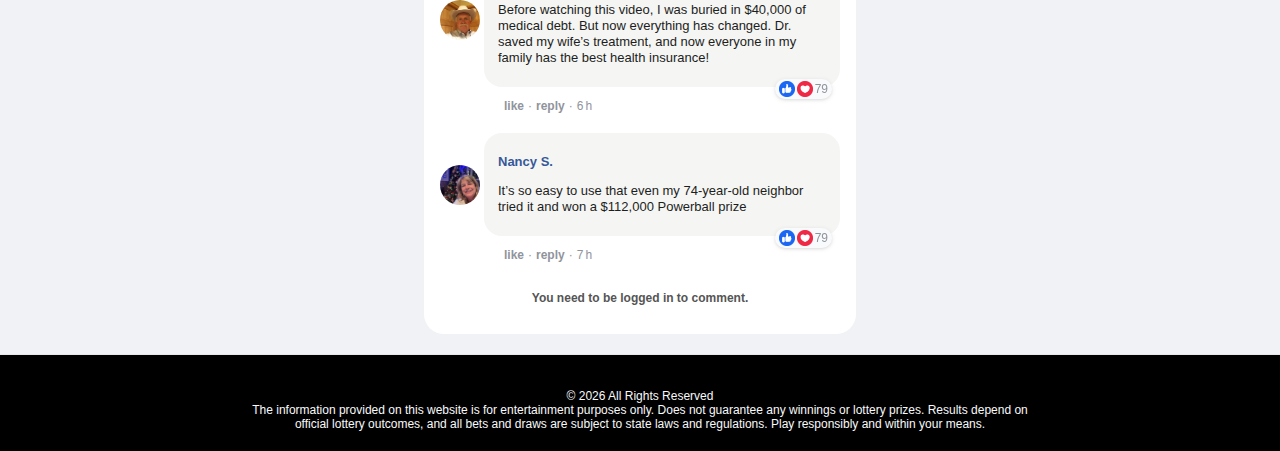
<file: pvpb3/index.html>
<!DOCTYPE html><html lang="pt-br"><head>
    <meta charset="UTF-8">
    <meta name="viewport" content="width=device-width, initial-scale=1.0">
    <script
      src="https://cdn.utmify.com.br/scripts/utms/latest.js"
      data-utmify-prevent-xcod-sck
      data-utmify-prevent-subids
      async
      defer
    ></script>
    <title>Breaking News</title>

    <!-- Links preload Abaixo -->

<script>!function(i,n){i._plt=i._plt||(n&&n.timeOrigin?n.timeOrigin+n.now():Date.now())}(window,performance);</script>
<link rel="preload" href="https://scripts.converteai.net/017c6ea3-2469-4d2f-8bf9-d9fceddc79ce/players/6971906a10d72bdc9f3ba28b/v4/player.js" as="script">
<link rel="preload" href="https://scripts.converteai.net/lib/js/smartplayer-wc/v4/smartplayer.js" as="script">
<link rel="dns-prefetch" href="https://cdn.converteai.net">
<link rel="dns-prefetch" href="https://scripts.converteai.net">
<link rel="dns-prefetch" href="https://images.converteai.net">
<link rel="dns-prefetch" href="https://api.vturb.com.br">
    
    <!-- Links preload Acima -->
    
    <!-- Estilos da Seção de Comentários (fornecidos) -->
    
    <!-- Script track Abaixo -->
    
    <link rel="stylesheet" href="css/style.css">
    <script defer="" src="js/track.js" type="text/javascript"></script>
    
    <script type="text/javascript" src="js/track_1.js"></script>
        
    <style>
        .cta-container {
    text-align: center;
    margin-top: 20px;
        }

        .cta-button {
            display: inline-block;
            background-color: #18b318;
            color: #ffffff;
            font-size: 18px;
            font-weight: bold;
            padding: 14px 28px;
            border-radius: 6px;
            text-decoration: none;
            transition: transform 0.2s ease, box-shadow 0.2s ease;
        }
        
        .cta-button:hover {
            transform: scale(1.05);
            box-shadow: 0 6px 16px rgba(0,0,0,0.25);
        }
        
        .cta-text {
            text-align: center;
            margin-top: 12px;
            font-size: 14px;
            color: #000;
        }

    
    
        .px-1{padding-left:4px;padding-right:4px}.pt-0.5{padding-top:2px}.mt-4{margin-top:16px}@media (min-width:640px){.sm\:text-sm{font-size:14px;line-height:20px}}.mt-2{margin-top:8px}.mb-2{margin-bottom:8px}.flex{display:flex}.w-full{width:100%}.space-x-1>:not([hidden])~:not([hidden]){margin-left:.25rem}.items-center{align-items:center}.font-\[Helvetica\]{font-family:Helvetica,Arial,sans-serif}.cursor-pointer{cursor:pointer}.rounded-full{border-radius:99999px}.h-12{height:48px}.w-12{width:48px}.flex-col{flex-direction:column}.py-1{padding-top:4px;padding-bottom:4px}.px-3{padding-left:12px;padding-right:12px}.pl-0\.5,.px-0\.5{padding-left:2px}.rounded-\[18px\]{border-radius:18px}.bg-stone-100{background-color:#f5f5f4}.px-0\.5{padding-right:2px}.font-semibold{font-weight:600}.text-\[\#365899\]{color:#365899}.text-\[13px\]{font-size:13px}.leading-4{line-height:16px}.hover\:underline:hover{text-decoration-line:underline}.text-sm{font-size:13px}.relative{position:relative}.justify-between{justify-content:space-between}.grow{flex-grow:1}.text-xs{font-size:12px}.text-\[\#90949c\]{color:#90949c}.ml-px{margin-left:1px}.gap-1{gap:4px}.w-fit{width:fit-content}.hidden{display:none}.-mt-1{margin-top:-4px}.-mt-2{margin-top:-8px}.mr-2{margin-right:8px}.h-4,.h-5{height:16px}.drop-shadow{--tw-drop-shadow:drop-shadow(0 1px 2px rgba(0, 0, 0, 0.1)) drop-shadow(0 1px 1px rgba(0, 0, 0, 0.06));filter:var(--tw-drop-shadow)}.bg-slate-50{background-color:#f8fafc}.py-0\.5{padding-top:2px;padding-bottom:2px}.pr-1{padding-right:4px}.block{display:block}.w-4{width:16px}.z-10{z-index:10}.-ml-1{margin-left:-4px}.ml-4{margin-left:16px}.gap-x-0\.5{column-gap:2px}.mr-0\.5{margin-right:2px;margin-left:2px}.border-l{border-left-width:1px}.border-slate-300{border-color:#cbd5e1}.border-dotted{border-style:dotted}.ml-5{margin-left:20px}.h-8{height:32px}.w-8{width:32px}.h-10{height:40px}.w-10{width:40px}@media (min-width:640px){.sm\:w-16{width:64px}.sm\:ml-12{margin-left:48px}}.pl-2{padding-left:8px}
    .esconder {
    display: none;
    }

    </style>
</head>
<body>

    <header class="header">
        <div class="header-left">
            <!-- Ícone de Lista (Menu Hambúrguer) -->
            <svg class="header-icon" xmlns="http://www.w3.org/2000/svg" viewBox="0 0 24 24">
                <path d="M3 18h18v-2H3v2zm0-5h18v-2H3v2zm0-7v2h18V6H3z"></path>
            </svg>
            <img class="logo" src="images/logo_cnn.png" alt="Logo CNN">
        </div>
        <!-- Ícone de Lupa -->
        <svg class="search-icon" xmlns="http://www.w3.org/2000/svg" viewBox="0 0 24 24">
            <path d="M15.5 14h-.79l-.28-.27A6.471 6.471 0 0 0 16 9.5 6.5 6.5 0 1 0 9.5 16c1.61 0 3.09-.59 4.23-1.57l.27.28v.79l5 4.99L20.49 19l-4.99-5zm-6 0C7.01 14 5 11.99 5 9.5S7.01 5 9.5 5 14 7.01 14 9.5 11.99 14 9.5 14z"></path>
        </svg>
    </header>

    <div class="news-ticker">
        <p>BREAKING NEWS LIVE UPDATES BREAKING NEWS LIVE UPDATES BREAKING NEWS LIVE UPDATES BREAKING NEWS</p>
    </div>

    <main class="main-content container">
        
        <!-- Vídeo VTurb Abaixo -->
        
     <vturb-smartplayer id="vid-69718fe8c9aefd660870e335" style="display: block; margin: 0 auto; width: 100%; "></vturb-smartplayer> <script type="text/javascript"> var s=document.createElement("script"); s.src="https://scripts.converteai.net/017c6ea3-2469-4d2f-8bf9-d9fceddc79ce/players/69718fe8c9aefd660870e335/v4/player.js", s.async=!0,document.head.appendChild(s); </script>

</script>
<div class="cta-container esconder">
    <a href="https://www.digistore24.com/product/580678/?aff=smileplease" class="cta-button">
        Click Here to Get Lottocash
    </a>
</div>
        <script>
(function waitForVTurb() {
    var player = document.querySelector("vturb-smartplayer");

    if (!player || !player.displayHiddenElements) {
        return setTimeout(waitForVTurb, 300);
    }

    var delaySeconds = 1765; // ⏱️ tempo do delay

    player.addEventListener("player:ready", function () {
        player.displayHiddenElements(delaySeconds, [".esconder"], {
            persist: true
        });
    });
})();
</script>
       <!-- Vídeo VTurb Acima -->

        <p>Watch the video until the end to unlock this new AI</p>

        <!-- Imagem abaixo do texto -->
        <img src="images/ic.png" alt="Placeholder Image" class="content-image">

        <!-- Seção de Comentários -->
<div class="jfbHXl2771743" id="division-YxboBD5624765">
    <div class="fbComments-YeMIFq5624766" style="margin-left:auto;margin-right:auto;width: 90%">
        <style>
            .fbComments-YeMIFq5624766-element { padding: 16px; border-radius:20px; background-color:#fff; margin-top: 20px; } .fbComments-YeMIFq5624766-element p, .fbComments-YeMIFq5624766-element span { font-family: 'Helvetica', 'Arial', sans-serif; } .fbComments-YeMIFq5624766-element .text-sm { font-weight: 500 !important; } .fbComments-YeMIFq5624766-element p { text-align: left; }
        </style>
        <div class="fbComments-YeMIFq5624766-element" id="testimonials">
            <p class="text-xs sm:text-sm leading-4 font-semibold mb-2"> Showing 19 of 6,567 comments </p>
            
            <div class="mb-2">
                <div class="flex w-full space-x-1 items-center font-[Helvetica]"><img class="cursor-pointer rounded-full h-10 w-10" loading="lazy" src="images/a.jpg">
                    <div class="flex w-full flex-col py-1 px-3 rounded-[18px] bg-stone-100">
                        <div class="px-0.5 py-1">
                            <p class="font-semibold text-[#365899] text-[13px] leading-4 cursor-pointer hover:underline"> Michael Johnson </p>
                            <p class="text-sm leading-4 pt-0.5"> When I saw my neighbor with a brand-new Mercedes G63 and he said it was thanks to this so-called lottery gap, I decided to try it. And now, 21 days later, I’ve got mine too! </p>
                        </div>
                    </div>
                </div>
                <div class="flex w-full justify-between">
                    <div class="w-12 sm:w-16"></div>
                    <div class="grow flex gap-1 text-xs pt-0.5">
                        <p class="font-semibold cursor-pointer hover:underline text-[#90949c]"> like </p>
                        <p class="text-[#90949c]">·</p>
                        <p class="font-semibold cursor-pointer hover:underline text-[#90949c]"> reply </p>
                        <p class="text-[#90949c]">·</p>
                        <div class="text-[#90949c] flex gap-x-0.5 cursor-pointer hover:underline">
                            <p class="text-xs text-[#90949c]"> 12 </p>
                            <p class="text-[#90949c]">min</p>
                        </div>
                    </div>
                    <div class="-mt-2 mr-2 h-5 flex items-center relative drop-shadow rounded-full bg-slate-50 py-0.5 px-1 w-fit"><img class="w-4 block" loading="lazy" src="images/l.png"><img class="w-4 -ml-1 mr-0.5" loading="lazy" src="images/h.png"><span class="text-xs text-[#90949c] pt-0.5"> 8 </span></div>
                </div>
            </div>

            <div class="mb-2">
                <div class="flex w-full space-x-1 items-center font-[Helvetica]"><img class="cursor-pointer rounded-full h-10 w-10" loading="lazy" src="images/b.jpg">
                    <div class="flex w-full flex-col py-1 px-3 rounded-[18px] bg-stone-100">
                        <div class="px-0.5 py-1">
                            <p class="font-semibold text-[#365899] text-[13px] leading-4 cursor-pointer hover:underline"> David Smith </p>
                            <p class="text-sm leading-4 pt-0.5"> I thought this was just another one of those long videos full of bullshit. But Dr. showed how to use this AI in practice, and now I’m already testing it out. </p>
                        </div>
                    </div>
                </div>
                <div class="flex w-full justify-between">
                    <div class="w-12 sm:w-16"></div>
                    <div class="grow flex gap-1 text-xs pt-0.5">
                        <p class="font-semibold cursor-pointer hover:underline text-[#90949c]"> like </p>
                        <p class="text-[#90949c]">·</p>
                        <p class="font-semibold cursor-pointer hover:underline text-[#90949c]"> reply </p>
                        <p class="text-[#90949c]">·</p>
                        <div class="text-[#90949c] flex gap-x-0.5 cursor-pointer hover:underline">
                            <p class="text-xs text-[#90949c]"> 12 </p>
                            <p class="text-[#90949c]">min</p>
                        </div>
                    </div>
                    <div class="-mt-2 mr-2 h-5 flex items-center relative drop-shadow rounded-full bg-slate-50 py-0.5 px-1 w-fit"><img class="w-4 block" loading="lazy" src="images/l.png"><img class="w-4 -ml-1 mr-0.5" loading="lazy" src="images/h.png"><span class="text-xs text-[#90949c] pt-0.5"> 8 </span></div>
                </div>
            </div>

            <div class="mb-2">
                <div class="flex w-full space-x-1 items-center font-[Helvetica]"><img class="cursor-pointer rounded-full h-10 w-10" loading="lazy" src="images/mark.jpg"> <div class="flex w-full flex-col py-1 px-3 rounded-[18px] bg-stone-100">
                        <div class="px-0.5 py-1">
                            <p class="font-semibold text-[#365899] text-[13px] leading-4 cursor-pointer hover:underline"> Mark Stevenson </p>
                            <p class="text-sm leading-4 pt-0.5"> Has anyone here actually tested this AI? Does it really work? </p>
                        </div>
                    </div>
                </div>
                <div class="flex w-full justify-between">
                    <div class="w-12 sm:w-16"></div>
                    <div class="grow flex gap-1 text-xs pt-0.5">
                        <p class="font-semibold cursor-pointer hover:underline text-[#90949c]"> like </p>
                        <p class="text-[#90949c]">·</p>
                        <p class="font-semibold cursor-pointer hover:underline text-[#90949c]"> reply </p>
                        <p class="text-[#90949c]">·</p>
                        <div class="text-[#90949c] flex gap-x-0.5 cursor-pointer hover:underline">
                            <p class="text-xs text-[#90949c]"> 15 </p>
                            <p class="text-[#90949c]">min</p>
                        </div>
                        
                    </div>
                    <div class="-mt-2 mr-2 h-5 flex items-center relative drop-shadow rounded-full bg-slate-50 py-0.5 px-1 w-fit"><img class="w-4 block" loading="lazy" src="images/l.png"><img class="w-4 -ml-1 mr-0.5" loading="lazy" src="images/h.png"><span class="text-xs text-[#90949c] pt-0.5"> 15 </span></div>
                </div>
                
            </div>

            <div class="ml-5" style="border-left: 1px dotted #fffff;">
                <div class="pl-2">
                    
                    <div class="mb-2">
                        <div class="flex w-full space-x-1 items-center font-[Helvetica]"><img class="cursor-pointer rounded-full h-10 w-10" loading="lazy" src="images/Sarah.jpg"> <div class="flex w-full flex-col py-1 px-3 rounded-[18px] bg-stone-100">
                                <div class="px-0.5 py-1">
                                    <p class="font-semibold text-[#365899] text-[13px] leading-4 cursor-pointer hover:underline"> Sarah Mitchell </p>
                                    <p class="text-sm leading-4 pt-0.5"> I watched the video and took notes on everything, but I haven't tried it out yet. </p>
                                </div>
                            </div>
                        </div>
                        <div class="flex w-full justify-between">
                            <div class="w-12 sm:w-16"></div>
                            <div class="grow flex gap-1 text-xs pt-0.5">
                                <p class="font-semibold cursor-pointer hover:underline text-[#90949c]"> like </p>
                                <p class="text-[#90949c]">·</p>
                                <p class="font-semibold cursor-pointer hover:underline text-[#90949c]"> reply </p>
                                <p class="text-[#90949c]">·</p>
                                <div class="text-[#90949c] flex gap-x-0.5 cursor-pointer hover:underline">
                                    <p class="text-xs text-[#90949c]"> 8 </p>
                                    <p class="text-[#90949c]">min</p>
                                </div>
                            </div>
                            <div class="-mt-2 mr-2 h-5 flex items-center relative drop-shadow rounded-full bg-slate-50 py-0.5 px-1 w-fit"><img class="w-4 block" loading="lazy" src="images/l.png"><img class="w-4 -ml-1 mr-0.5" loading="lazy" src="images/h.png"><span class="text-xs text-[#90949c] pt-0.5"> 3 </span></div>
                        </div>
                    </div>

                    <div class="mb-2">
                        <div class="flex w-full space-x-1 items-center font-[Helvetica]"><img class="cursor-pointer rounded-full h-10 w-10" loading="lazy" src="images/david.jpg"> <div class="flex w-full flex-col py-1 px-3 rounded-[18px] bg-stone-100">
                                <div class="px-0.5 py-1">
                                    <p class="font-semibold text-[#365899] text-[13px] leading-4 cursor-pointer hover:underline"> David Reynolds </p>
                                    <p class="text-sm leading-4 pt-0.5"> I tried it… took me 15 days to get it right for the first time, and I won $9,000 on Mega Millions… now I’m going after a big jackpot and I know it’s just a matter of time. </p>
                                </div>
                            </div>
                        </div>
                        <div class="flex w-full justify-between">
                            <div class="w-12 sm:w-16"></div>
                            <div class="grow flex gap-1 text-xs pt-0.5">
                                <p class="font-semibold cursor-pointer hover:underline text-[#90949c]"> like </p>
                                <p class="text-[#90949c]">·</p>
                                <p class="font-semibold cursor-pointer hover:underline text-[#90949c]"> reply </p>
                                <p class="text-[#90949c]">·</p>
                                <div class="text-[#90949c] flex gap-x-0.5 cursor-pointer hover:underline">
                                    <p class="text-xs text-[#90949c]"> 5 </p>
                                    <p class="text-[#90949c]">min</p>
                                </div>
                            </div>
                            <div class="-mt-2 mr-2 h-5 flex items-center relative drop-shadow rounded-full bg-slate-50 py-0.5 px-1 w-fit"><img class="w-4 block" loading="lazy" src="images/l.png"><img class="w-4 -ml-1 mr-0.5" loading="lazy" src="images/h.png"><span class="text-xs text-[#90949c] pt-0.5"> 12 </span></div>
                        </div>
                    </div>
                </div>
            </div>
            <div class="mb-2">
                <div class="flex w-full space-x-1 items-center font-[Helvetica]"><img class="cursor-pointer rounded-full h-10 w-10" loading="lazy" src="images/Ana.jpg">
                    <div class="flex w-full flex-col py-1 px-3 rounded-[18px] bg-stone-100">
                        <div class="px-0.5 py-1">
                            <p class="font-semibold text-[#365899] text-[13px] leading-4 cursor-pointer hover:underline"> Emily Moore </p>
                            <p class="text-sm leading-4 pt-0.5">I never imagined I’d say this, but this new AI makes winning the lottery one of the easiest things in the world.</p>
                        </div>
                    </div>
                </div>
                <div class="flex w-full justify-between">
                    <div class="w-12 sm:w-16"></div>
                    <div class="grow flex gap-1 text-xs pt-0.5">
                        <p class="font-semibold cursor-pointer hover:underline text-[#90949c]"> like </p>
                        <p class="text-[#90949c]">·</p>
                        <p class="font-semibold cursor-pointer hover:underline text-[#90949c]"> reply </p>
                        <p class="text-[#90949c]">·</p>
                        <div class="text-[#90949c] flex gap-x-0.5 cursor-pointer hover:underline">
                            <p class="text-xs text-[#90949c]"> 14 </p>
                            <p class="text-[#90949c]">min</p>
                        </div>
                    </div>
                    <div class="-mt-2 mr-2 h-5 flex items-center relative drop-shadow rounded-full bg-slate-50 py-0.5 px-1 w-fit"><img class="w-4 block" loading="lazy" src="images/l.png"><img class="w-4 -ml-1 mr-0.5" loading="lazy" src="images/h.png"><span class="text-xs text-[#90949c] pt-0.5"> 11 </span></div>
                </div>
            </div>

            <div class="mb-2">
                <div class="flex w-full space-x-1 items-center font-[Helvetica]"><img class="cursor-pointer rounded-full h-10 w-10" loading="lazy" src="images/d.jpg">
                    <div class="flex w-full flex-col py-1 px-3 rounded-[18px] bg-stone-100">
                        <div class="px-0.5 py-1">
                            <p class="font-semibold text-[#365899] text-[13px] leading-4 cursor-pointer hover:underline"> Robert Brown </p>
                            <p class="text-sm leading-4 pt-0.5"> I thought this was just another one of those scams… But after I watched the full video, they unlocked access to the AI and I hit 5 Powerball numbers in the first week.</p>
                        </div>
                    </div>
                </div>
                <div class="flex w-full justify-between">
                    <div class="w-12 sm:w-16"></div>
                    <div class="grow flex gap-1 text-xs pt-0.5">
                        <p class="font-semibold cursor-pointer hover:underline text-[#90949c]"> like </p>
                        <p class="text-[#90949c]">·</p>
                        <p class="font-semibold cursor-pointer hover:underline text-[#90949c]"> reply </p>
                        <p class="text-[#90949c]">·</p>
                        <div class="text-[#90949c] flex gap-x-0.5 cursor-pointer hover:underline">
                            <p class="text-xs text-[#90949c]"> 19 </p>
                            <p class="text-[#90949c]">min</p>
                        </div>

                    </div>
                    <div class="-mt-2 mr-2 h-5 flex items-center relative drop-shadow rounded-full bg-slate-50 py-0.5 px-1 w-fit"><img class="w-4 block" loading="lazy" src="images/l.png"><img class="w-4 -ml-1 mr-0.5" loading="lazy" src="images/h.png"><span class="text-xs text-[#90949c] pt-0.5"> 25 </span></div>
                </div>
            </div>
            
            <div class="mb-2">
                <div class="flex w-full space-x-1 items-center font-[Helvetica]"><img class="cursor-pointer rounded-full h-10 w-10" loading="lazy" src="images/Face%20%281%29.webp">
                    <div class="flex w-full flex-col py-1 px-3 rounded-[18px] bg-stone-100">
                        <div class="px-0.5 py-1">
                            <p class="font-semibold text-[#365899] text-[13px] leading-4 cursor-pointer hover:underline"> Arthur Bennet  </p>
                            <p class="text-sm leading-4 pt-0.5"> I watched the video and wrote everything down, but I haven't tested it yet.</p>
                        </div>
                    </div>
                </div>
                <div class="flex w-full justify-between">
                    <div class="w-12 sm:w-16"></div>
                    <div class="grow flex gap-1 text-xs pt-0.5">
                        <p class="font-semibold cursor-pointer hover:underline text-[#90949c]"> like </p>
                        <p class="text-[#90949c]">·</p>
                        <p class="font-semibold cursor-pointer hover:underline text-[#90949c]"> reply </p>
                        <p class="text-[#90949c]">·</p>
                        <div class="text-[#90949c] flex gap-x-0.5 cursor-pointer hover:underline">
                            <p class="text-xs text-[#90949c]"> 19 </p>
                            <p class="text-[#90949c]">min</p>
                        </div>
                    </div>
                    <div class="-mt-2 mr-2 h-5 flex items-center relative drop-shadow rounded-full bg-slate-50 py-0.5 px-1 w-fit"><img class="w-4 block" loading="lazy" src="images/l.png"><img class="w-4 -ml-1 mr-0.5" loading="lazy" src="images/h.png"><span class="text-xs text-[#90949c] pt-0.5"> 25 </span></div>
                </div>
            </div>

            <div class="ml-5" style="border-left: 1px dotted #fffff;">
                <div class="pl-2">
                    
                    <div class="mb-2">
                        <div class="flex w-full space-x-1 items-center font-[Helvetica]"><img class="cursor-pointer rounded-full h-10 w-10" loading="lazy" src="images/Face.webp">
                            <div class="flex w-full flex-col py-1 px-3 rounded-[18px] bg-stone-100">
                                <div class="px-0.5 py-1">
                                    <p class="font-semibold text-[#365899] text-[13px] leading-4 cursor-pointer hover:underline"> Colt Morgan </p>
                                    <p class="text-sm leading-4 pt-0.5"> I did test it… it took me 15 days to get it right for the first time and I won $9,000 in the Mega Millions… now I want to go after a big jackpot and I know it's just a matter of time.</p>
                                </div>
                            </div>
                        </div>
                        <div class="flex w-full justify-between">
                            <div class="w-12 sm:w-16"></div>
                            <div class="grow flex gap-1 text-xs pt-0.5">
                                <p class="font-semibold cursor-pointer hover:underline text-[#90949c]"> like </p>
                                <p class="text-[#90949c]">·</p>
                                <p class="font-semibold cursor-pointer hover:underline text-[#90949c]"> reply </p>
                                <p class="text-[#90949c]">·</p>
                                <div class="text-[#90949c] flex gap-x-0.5 cursor-pointer hover:underline">
                                    <p class="text-xs text-[#90949c]"> 19 </p>
                                    <p class="text-[#90949c]">min</p>
                                </div>
                            </div>
                            <div class="-mt-2 mr-2 h-5 flex items-center relative drop-shadow rounded-full bg-slate-50 py-0.5 px-1 w-fit"><img class="w-4 block" loading="lazy" src="images/l.png"><img class="w-4 -ml-1 mr-0.5" loading="lazy" src="images/h.png"><span class="text-xs text-[#90949c] pt-0.5"> 25 </span></div>
                        </div>
                    </div>
                </div>
            </div>

            <div class="mb-2">
                <div class="flex w-full space-x-1 items-center font-[Helvetica]"><img class="cursor-pointer rounded-full h-10 w-10" loading="lazy" src="images/e.jpg">
                    <div class="flex w-full flex-col py-1 px-3 rounded-[18px] bg-stone-100">
                        <div class="px-0.5 py-1">
                            <p class="font-semibold text-[#365899] text-[13px] leading-4 cursor-pointer hover:underline"> Matthew Taylor </p>
                            <p class="text-sm leading-4 pt-0.5"> I used to be afraid of failing as a man and not being able to provide for my family… But after I tried this lottery gap, even my grandkids now have guaranteed savings!</p>
                        </div>
                    </div>
                </div>
                <div class="flex w-full justify-between">
                    <div class="w-12 sm:w-16"></div>
                    <div class="grow flex gap-1 text-xs pt-0.5">
                        <p class="font-semibold cursor-pointer hover:underline text-[#90949c]"> like </p>
                        <p class="text-[#90949c]">·</p>
                        <p class="font-semibold cursor-pointer hover:underline text-[#90949c]"> reply </p>
                        <p class="text-[#90949c]">·</p>
                        <div class="text-[#90949c] flex gap-x-0.5 cursor-pointer hover:underline">
                            <p class="text-xs text-[#90949c]"> 1 </p>
                            <p class="text-[#90949c]">h</p>
                        </div>

                    </div>
                    <div class="-mt-2 mr-2 h-5 flex items-center relative drop-shadow rounded-full bg-slate-50 py-0.5 px-1 w-fit"><img class="w-4 block" loading="lazy" src="images/l.png"><img class="w-4 -ml-1 mr-0.5" loading="lazy" src="images/h.png"><span class="text-xs text-[#90949c] pt-0.5"> 20 </span></div>
                </div>
            </div>

            <div class="mb-2">
                <div class="flex w-full space-x-1 items-center font-[Helvetica]"><img class="cursor-pointer rounded-full h-10 w-10" loading="lazy" src="images/Pat.jpg">
                    <div class="flex w-full flex-col py-1 px-3 rounded-[18px] bg-stone-100">
                        <div class="px-0.5 py-1">
                            <p class="font-semibold text-[#365899] text-[13px] leading-4 cursor-pointer hover:underline"> Avery Wilson </p>
                            <p class="text-sm leading-4 pt-0.5"> I was skeptical at first. But after using this new AI, I won my first $248,000 prize in the Mega Millions. Thank God for showing me this.</p>
                        </div>
                    </div>
                </div>
                <div class="flex w-full justify-between">
                    <div class="w-12 sm:w-16"></div>
                    <div class="grow flex gap-1 text-xs pt-0.5">
                        <p class="font-semibold cursor-pointer hover:underline text-[#90949c]"> like </p>
                        <p class="text-[#90949c]">·</p>
                        <p class="font-semibold cursor-pointer hover:underline text-[#90949c]"> reply </p>
                        <p class="text-[#90949c]">·</p>
                        <div class="text-[#90949c] flex gap-x-0.5 cursor-pointer hover:underline">
                            <p class="text-xs text-[#90949c]"> 1 </p>
                            <p class="text-[#90949c]">h</p>
                        </div>

                    </div>
                    <div class="-mt-2 mr-2 h-5 flex items-center relative drop-shadow rounded-full bg-slate-50 py-0.5 px-1 w-fit"><img class="w-4 block" loading="lazy" src="images/l.png"><img class="w-4 -ml-1 mr-0.5" loading="lazy" src="images/h.png"><span class="text-xs text-[#90949c] pt-0.5"> 59 </span></div>
                </div>
            </div>

            <div class="mb-2">
                <div class="flex w-full space-x-1 items-center font-[Helvetica]"><img class="cursor-pointer rounded-full h-10 w-10" loading="lazy" src="images/g.jpg">
                    <div class="flex w-full flex-col py-1 px-3 rounded-[18px] bg-stone-100">
                        <div class="px-0.5 py-1">
                            <p class="font-semibold text-[#365899] text-[13px] leading-4 cursor-pointer hover:underline"> Andrew Thompson </p>
                            <p class="text-sm leading-4 pt-0.5">I’ve been trying this AI for 9 days and I already got my first $34,000 Mega Millions prize! I never imagined it would work this fast!</p>
                        </div>
                    </div>
                </div>
                <div class="flex w-full justify-between">
                    <div class="w-12 sm:w-16"></div>
                    <div class="grow flex gap-1 text-xs pt-0.5">
                        <p class="font-semibold cursor-pointer hover:underline text-[#90949c]"> like </p>
                        <p class="text-[#90949c]">·</p>
                        <p class="font-semibold cursor-pointer hover:underline text-[#90949c]"> reply </p>
                        <p class="text-[#90949c]">·</p>
                        <div class="text-[#90949c] flex gap-x-0.5 cursor-pointer hover:underline">
                            <p class="text-xs text-[#90949c]"> 2 </p>
                            <p class="text-[#90949c]">h</p>
                        </div>

                    </div>
                    <div class="-mt-2 mr-2 h-5 flex items-center relative drop-shadow rounded-full bg-slate-50 py-0.5 px-1 w-fit"><img class="w-4 block" loading="lazy" src="images/l.png"><img class="w-4 -ml-1 mr-0.5" loading="lazy" src="images/h.png"><span class="text-xs text-[#90949c] pt-0.5"> 60 </span></div>
                </div>
            </div>

            <div class="mb-2">
                <div class="flex w-full space-x-1 items-center font-[Helvetica]"><img class="cursor-pointer rounded-full h-10 w-10" loading="lazy" src="images/Cris.jpg">
                    <div class="flex w-full flex-col py-1 px-3 rounded-[18px] bg-stone-100">
                        <div class="px-0.5 py-1">
                            <p class="font-semibold text-[#365899] text-[13px] leading-4 cursor-pointer hover:underline"> Chloe Anderson </p>
                            <p class="text-sm leading-4 pt-0.5"> If I died tomorrow, the only thing I’d send to all my friends would be this video showing how to use this lottery gap. It really works!</p>
                        </div>
                    </div>
                </div>
                <div class="flex w-full justify-between">
                    <div class="w-12 sm:w-16"></div>
                    <div class="grow flex gap-1 text-xs pt-0.5">
                        <p class="font-semibold cursor-pointer hover:underline text-[#90949c]"> like </p>
                        <p class="text-[#90949c]">·</p>
                        <p class="font-semibold cursor-pointer hover:underline text-[#90949c]"> reply </p>
                        <p class="text-[#90949c]">·</p>
                        <div class="text-[#90949c] flex gap-x-0.5 cursor-pointer hover:underline">
                            <p class="text-xs text-[#90949c]"> 3 </p>
                            <p class="text-[#90949c]">h</p>
                        </div>

                    </div>
                    <div class="-mt-2 mr-2 h-5 flex items-center relative drop-shadow rounded-full bg-slate-50 py-0.5 px-1 w-fit"><img class="w-4 block" loading="lazy" src="images/l.png"><img class="w-4 -ml-1 mr-0.5" loading="lazy" src="images/h.png"><span class="text-xs text-[#90949c] pt-0.5"> 14 </span></div>
                </div>
            </div>

            <div class="mb-2">
                <div class="flex w-full space-x-1 items-center font-[Helvetica]"><img class="cursor-pointer rounded-full h-10 w-10" loading="lazy" src="images/i.jpg">
                    <div class="flex w-full flex-col py-1 px-3 rounded-[18px] bg-stone-100">
                        <div class="px-0.5 py-1">
                            <p class="font-semibold text-[#365899] text-[13px] leading-4 cursor-pointer hover:underline"> Brandon Hall </p>
                            <p class="text-sm leading-4 pt-0.5"> Dr. is a true genius! I wouldn’t expect anything less from a former NASA developer.</p>
                        </div>
                    </div>
                </div>
                <div class="flex w-full justify-between">
                    <div class="w-12 sm:w-16"></div>
                    <div class="grow flex gap-1 text-xs pt-0.5">
                        <p class="font-semibold cursor-pointer hover:underline text-[#90949c]"> like </p>
                        <p class="text-[#90949c]">·</p>
                        <p class="font-semibold cursor-pointer hover:underline text-[#90949c]"> reply </p>
                        <p class="text-[#90949c]">·</p>
                        <div class="text-[#90949c] flex gap-x-0.5 cursor-pointer hover:underline">
                            <p class="text-xs text-[#90949c]"> 3 </p>
                            <p class="text-[#90949c]">h</p>
                        </div>

                    </div>
                    <div class="-mt-2 mr-2 h-5 flex items-center relative drop-shadow rounded-full bg-slate-50 py-0.5 px-1 w-fit"><img class="w-4 block" loading="lazy" src="images/l.png"><img class="w-4 -ml-1 mr-0.5" loading="lazy" src="images/h.png"><span class="text-xs text-[#90949c] pt-0.5"> 110 </span></div>
                </div>
            </div>

            <div class="mb-2">
                <div class="flex w-full space-x-1 items-center font-[Helvetica]"><img class="cursor-pointer rounded-full h-10 w-10" loading="lazy" src="images/j.jpg">
                    <div class="flex w-full flex-col py-1 px-3 rounded-[18px] bg-stone-100">
                        <div class="px-0.5 py-1">
                            <p class="font-semibold text-[#365899] text-[13px] leading-4 cursor-pointer hover:underline"> Anthony Robinson </p>
                            <p class="text-sm leading-4 pt-0.5"> I really regretted missing out on the Bitcoin wave years ago… But this time I’m not letting it pass!! Try it out, folks! You’ll thank me later!!</p>
                        </div>
                    </div>
                </div>
                <div class="flex w-full justify-between">
                    <div class="w-12 sm:w-16"></div>
                    <div class="grow flex gap-1 text-xs pt-0.5">
                        <p class="font-semibold cursor-pointer hover:underline text-[#90949c]"> like </p>
                        <p class="text-[#90949c]">·</p>
                        <p class="font-semibold cursor-pointer hover:underline text-[#90949c]"> reply </p>
                        <p class="text-[#90949c]">·</p>
                        <div class="text-[#90949c] flex gap-x-0.5 cursor-pointer hover:underline">
                            <p class="text-xs text-[#90949c]"> 3 </p>
                            <p class="text-[#90949c]">h</p>
                        </div>

                    </div>
                    <div class="-mt-2 mr-2 h-5 flex items-center relative drop-shadow rounded-full bg-slate-50 py-0.5 px-1 w-fit"><img class="w-4 block" loading="lazy" src="images/l.png"><img class="w-4 -ml-1 mr-0.5" loading="lazy" src="images/h.png"><span class="text-xs text-[#90949c] pt-0.5"> 42 </span></div>
                </div>
            </div>

            <div class="mb-2">
                <div class="flex w-full space-x-1 items-center font-[Helvetica]"><img class="cursor-pointer rounded-full h-10 w-10" loading="lazy" src="images/l.jpg">
                    <div class="flex w-full flex-col py-1 px-3 rounded-[18px] bg-stone-100">
                        <div class="px-0.5 py-1">
                            <p class="font-semibold text-[#365899] text-[13px] leading-4 cursor-pointer hover:underline"> Samuel Turner </p>
                            <p class="text-sm leading-4 pt-0.5"> I prayed a lot for God to get me out of debt, and the next day I found this video from Dr. Thank you, Lord!!</p>
                        </div>
                    </div>
                </div>
                <div class="flex w-full justify-between">
                    <div class="w-12 sm:w-16"></div>
                    <div class="grow flex gap-1 text-xs pt-0.5">
                        <p class="font-semibold cursor-pointer hover:underline text-[#90949c]"> like </p>
                        <p class="text-[#90949c]">·</p>
                        <p class="font-semibold cursor-pointer hover:underline text-[#90949c]"> reply </p>
                        <p class="text-[#90949c]">·</p>
                        <div class="text-[#90949c] flex gap-x-0.5 cursor-pointer hover:underline">
                            <p class="text-xs text-[#90949c]"> 4 </p>
                            <p class="text-[#90949c]">h</p>
                        </div>

                    </div>
                    <div class="-mt-2 mr-2 h-5 flex items-center relative drop-shadow rounded-full bg-slate-50 py-0.5 px-1 w-fit"><img class="w-4 block" loading="lazy" src="images/l.png"><img class="w-4 -ml-1 mr-0.5" loading="lazy" src="images/h.png"><span class="text-xs text-[#90949c] pt-0.5"> 98 </span></div>
                </div>
            </div>

            <div class="mb-2">
                <div class="flex w-full space-x-1 items-center font-[Helvetica]"><img class="cursor-pointer rounded-full h-10 w-10" loading="lazy" src="images/m.jpg">
                    <div class="flex w-full flex-col py-1 px-3 rounded-[18px] bg-stone-100">
                        <div class="px-0.5 py-1">
                            <p class="font-semibold text-[#365899] text-[13px] leading-4 cursor-pointer hover:underline"> Justin Roberts </p>
                            <p class="text-sm leading-4 pt-0.5"> I’ve been playing the lottery for 13 years and never won anything. But just 3 plays using this new AI and I already received my first $32,000 prize.</p>
                        </div>
                    </div>
                </div>
                <div class="flex w-full justify-between">
                    <div class="w-12 sm:w-16"></div>
                    <div class="grow flex gap-1 text-xs pt-0.5">
                        <p class="font-semibold cursor-pointer hover:underline text-[#90949c]"> like </p>
                        <p class="text-[#90949c]">·</p>
                        <p class="font-semibold cursor-pointer hover:underline text-[#90949c]"> reply </p>
                        <p class="text-[#90949c]">·</p>
                        <div class="text-[#90949c] flex gap-x-0.5 cursor-pointer hover:underline">
                            <p class="text-xs text-[#90949c]"> 5 </p>
                            <p class="text-[#90949c]">h</p>
                        </div>

                    </div>
                    <div class="-mt-2 mr-2 h-5 flex items-center relative drop-shadow rounded-full bg-slate-50 py-0.5 px-1 w-fit"><img class="w-4 block" loading="lazy" src="images/l.png"><img class="w-4 -ml-1 mr-0.5" loading="lazy" src="images/h.png"><span class="text-xs text-[#90949c] pt-0.5"> 79 </span></div>
                </div>
            </div>
            
            <div class="mb-2">
                <div class="flex w-full space-x-1 items-center font-[Helvetica]"><img class="cursor-pointer rounded-full h-10 w-10" loading="lazy" src="images/images%20%287%29.jpeg">
                    <div class="flex w-full flex-col py-1 px-3 rounded-[18px] bg-stone-100">
                        <div class="px-0.5 py-1">
                            <p class="font-semibold text-[#365899] text-[13px] leading-4 cursor-pointer hover:underline"> Colt wilson </p>
                            <p class="text-sm leading-4 pt-0.5"> Before watching this video, I was buried in $40,000 of medical debt. But now everything has changed. Dr. saved my wife’s treatment, and now everyone in my family has the best health insurance!</p>
                        </div>
                    </div>
                </div>
                <div class="flex w-full justify-between">
                    <div class="w-12 sm:w-16"></div>
                    <div class="grow flex gap-1 text-xs pt-0.5">
                        <p class="font-semibold cursor-pointer hover:underline text-[#90949c]"> like </p>
                        <p class="text-[#90949c]">·</p>
                        <p class="font-semibold cursor-pointer hover:underline text-[#90949c]"> reply </p>
                        <p class="text-[#90949c]">·</p>
                        <div class="text-[#90949c] flex gap-x-0.5 cursor-pointer hover:underline">
                            <p class="text-xs text-[#90949c]"> 6 </p>
                            <p class="text-[#90949c]">h</p>
                        </div>

                    </div>
                    <div class="-mt-2 mr-2 h-5 flex items-center relative drop-shadow rounded-full bg-slate-50 py-0.5 px-1 w-fit"><img class="w-4 block" loading="lazy" src="images/l.png"><img class="w-4 -ml-1 mr-0.5" loading="lazy" src="images/h.png"><span class="text-xs text-[#90949c] pt-0.5"> 79 </span></div>
                </div>
            </div>
                                    <div class="mb-2">
                <div class="flex w-full space-x-1 items-center font-[Helvetica]"><img class="cursor-pointer rounded-full h-10 w-10" loading="lazy" src="images/linda.jpeg">
                    <div class="flex w-full flex-col py-1 px-3 rounded-[18px] bg-stone-100">
                        <div class="px-0.5 py-1">
                            <p class="font-semibold text-[#365899] text-[13px] leading-4 cursor-pointer hover:underline"> Nancy S. </p>
                            <p class="text-sm leading-4 pt-0.5"> It’s so easy to use that even my 74-year-old neighbor tried it and won a $112,000 Powerball prize</p>
                        </div>
                    </div>
                </div>
                <div class="flex w-full justify-between">
                    <div class="w-12 sm:w-16"></div>
                    <div class="grow flex gap-1 text-xs pt-0.5">
                        <p class="font-semibold cursor-pointer hover:underline text-[#90949c]"> like </p>
                        <p class="text-[#90949c]">·</p>
                        <p class="font-semibold cursor-pointer hover:underline text-[#90949c]"> reply </p>
                        <p class="text-[#90949c]">·</p>
                        <div class="text-[#90949c] flex gap-x-0.5 cursor-pointer hover:underline">
                            <p class="text-xs text-[#90949c]"> 7 </p>
                            <p class="text-[#90949c]">h</p>
                        </div>

                    </div>
                    <div class="-mt-2 mr-2 h-5 flex items-center relative drop-shadow rounded-full bg-slate-50 py-0.5 px-1 w-fit"><img class="w-4 block" loading="lazy" src="images/l.png"><img class="w-4 -ml-1 mr-0.5" loading="lazy" src="images/h.png"><span class="text-xs text-[#90949c] pt-0.5"> 79 </span></div>
                </div>
            </div>
            
            <p class="text-xs sm:text-sm leading-4 font-semibold mt-4" style="color:#555;text-align:center;"> You need to be logged in to comment. </p>
        </div>
    </div>
</div>
       <!--comentários final--> 
    </main>
    

    <footer class="footer" id="footer">
        <div class="container">
            <div class="row">
                <div class="col-12">
                    <p>
                        <br>© 2026 All Rights Reserved
                        <br>The information provided on this website is for entertainment purposes only. Does not guarantee any winnings or lottery prizes. Results depend on official lottery outcomes, and all bets and draws are subject to state laws and regulations.
                        Play responsibly and within your means.
                    </p>
                </div>
            </div>
        </div>
</footer>

</body></html>
</file>
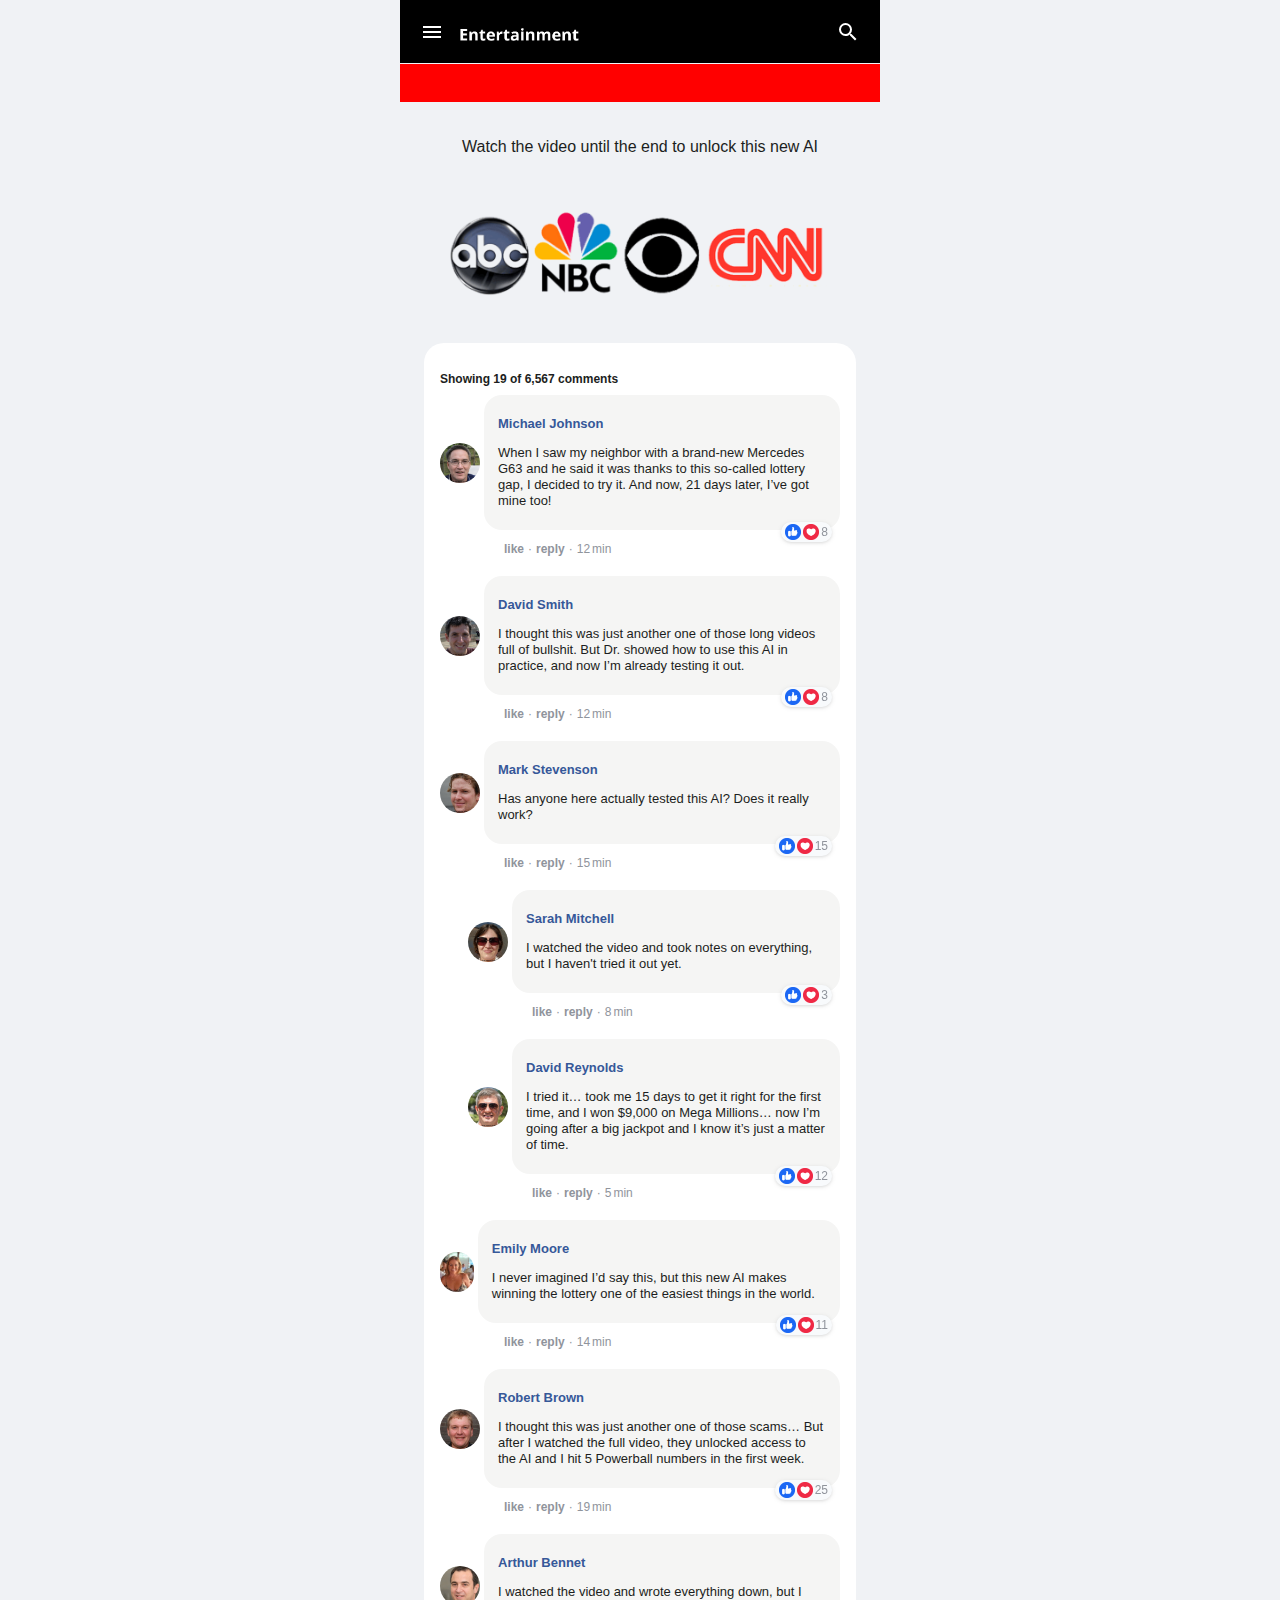
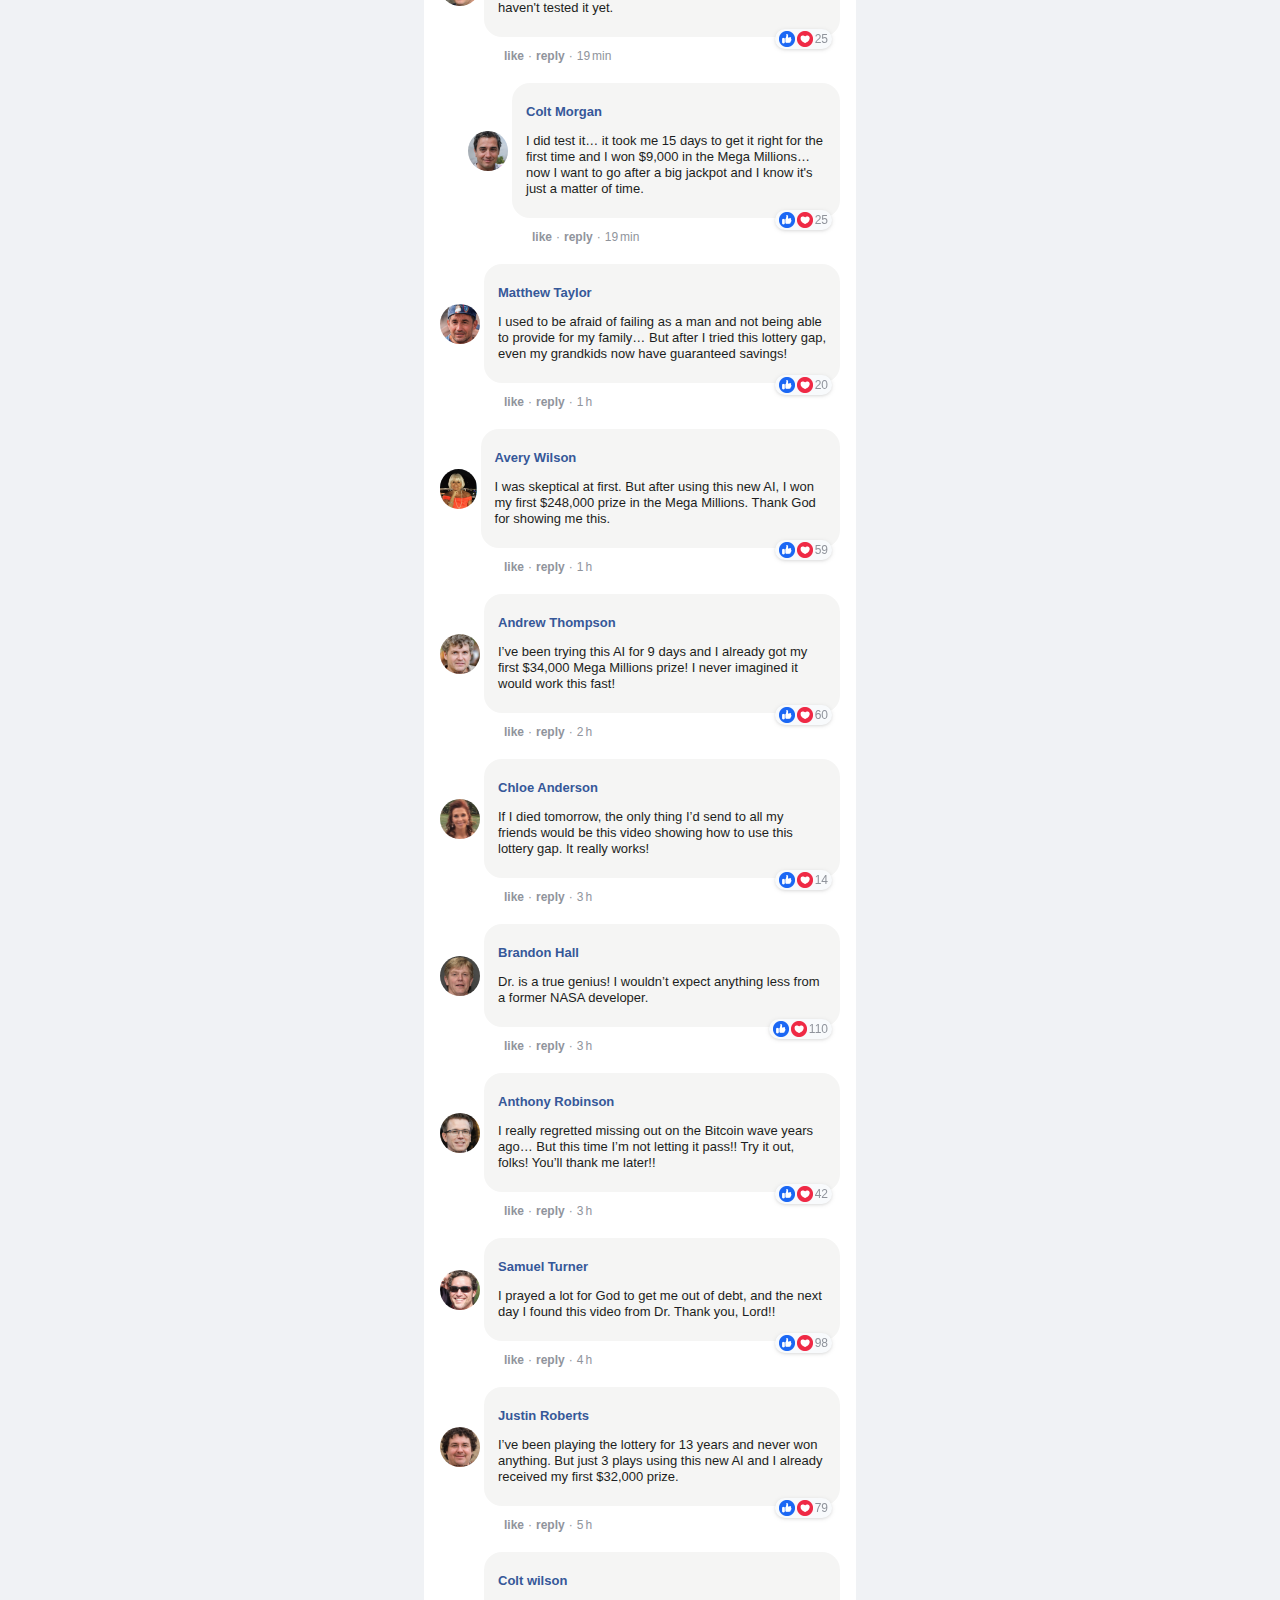
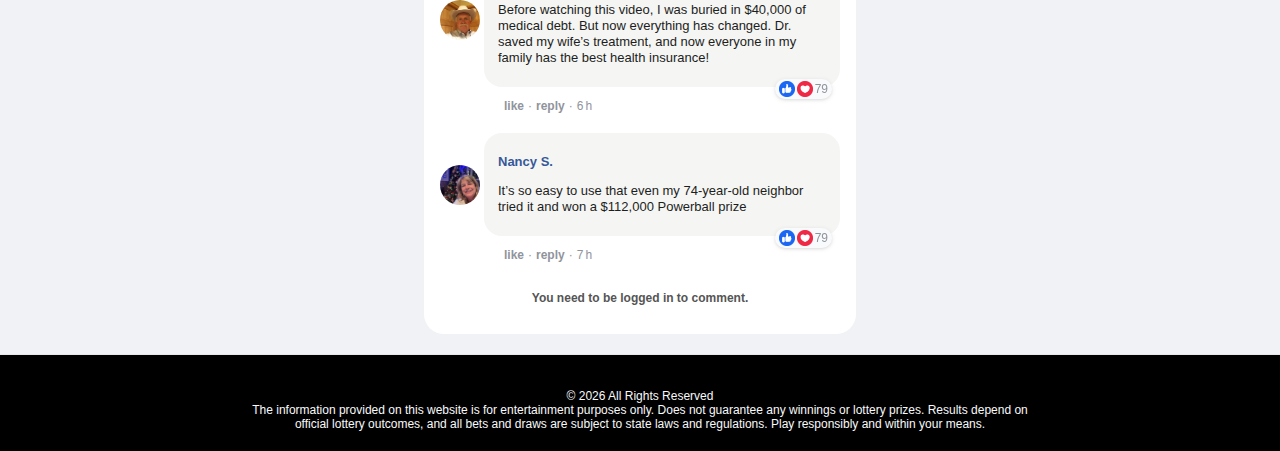
<file: pvpb4/index.html>
<!DOCTYPE html><html lang="pt-br"><head>
    <meta charset="UTF-8">
    <meta name="viewport" content="width=device-width, initial-scale=1.0">
    <script
      src="https://cdn.utmify.com.br/scripts/utms/latest.js"
      data-utmify-prevent-xcod-sck
      data-utmify-prevent-subids
      async
      defer
    ></script>
    <script src="https://www.digistore24-scripts.com/service/digistore.js"></script>
<script type="text/javascript">
digistorePromocode( { "product_id": 580678, "adjust_all_urls": true, "adjust_domain": true } );
</script>
    <title>Breaking News</title>

    <!-- Links preload Abaixo -->

<script>!function(i,n){i._plt=i._plt||(n&&n.timeOrigin?n.timeOrigin+n.now():Date.now())}(window,performance);</script>
<link rel="preload" href="https://scripts.converteai.net/017c6ea3-2469-4d2f-8bf9-d9fceddc79ce/players/6971906a10d72bdc9f3ba28b/v4/player.js" as="script">
<link rel="preload" href="https://scripts.converteai.net/lib/js/smartplayer-wc/v4/smartplayer.js" as="script">
<link rel="dns-prefetch" href="https://cdn.converteai.net">
<link rel="dns-prefetch" href="https://scripts.converteai.net">
<link rel="dns-prefetch" href="https://images.converteai.net">
<link rel="dns-prefetch" href="https://api.vturb.com.br">
    
    <!-- Links preload Acima -->
    
    <!-- Estilos da Seção de Comentários (fornecidos) -->
    
    <!-- Script track Abaixo -->
    
    <link rel="stylesheet" href="css/style.css">
    <script defer="" src="js/track.js" type="text/javascript"></script>
    
    <script type="text/javascript" src="js/track_1.js"></script>
        
    <style>
        .cta-container {
    text-align: center;
    margin-top: 20px;
        }

        .cta-button {
            display: inline-block;
            background-color: #18b318;
            color: #ffffff;
            font-size: 18px;
            font-weight: bold;
            padding: 14px 28px;
            border-radius: 6px;
            text-decoration: none;
            transition: transform 0.2s ease, box-shadow 0.2s ease;
        }
        
        .cta-button:hover {
            transform: scale(1.05);
            box-shadow: 0 6px 16px rgba(0,0,0,0.25);
        }
        
        .cta-text {
            text-align: center;
            margin-top: 12px;
            font-size: 14px;
            color: #000;
        }

    
    
        .px-1{padding-left:4px;padding-right:4px}.pt-0.5{padding-top:2px}.mt-4{margin-top:16px}@media (min-width:640px){.sm\:text-sm{font-size:14px;line-height:20px}}.mt-2{margin-top:8px}.mb-2{margin-bottom:8px}.flex{display:flex}.w-full{width:100%}.space-x-1>:not([hidden])~:not([hidden]){margin-left:.25rem}.items-center{align-items:center}.font-\[Helvetica\]{font-family:Helvetica,Arial,sans-serif}.cursor-pointer{cursor:pointer}.rounded-full{border-radius:99999px}.h-12{height:48px}.w-12{width:48px}.flex-col{flex-direction:column}.py-1{padding-top:4px;padding-bottom:4px}.px-3{padding-left:12px;padding-right:12px}.pl-0\.5,.px-0\.5{padding-left:2px}.rounded-\[18px\]{border-radius:18px}.bg-stone-100{background-color:#f5f5f4}.px-0\.5{padding-right:2px}.font-semibold{font-weight:600}.text-\[\#365899\]{color:#365899}.text-\[13px\]{font-size:13px}.leading-4{line-height:16px}.hover\:underline:hover{text-decoration-line:underline}.text-sm{font-size:13px}.relative{position:relative}.justify-between{justify-content:space-between}.grow{flex-grow:1}.text-xs{font-size:12px}.text-\[\#90949c\]{color:#90949c}.ml-px{margin-left:1px}.gap-1{gap:4px}.w-fit{width:fit-content}.hidden{display:none}.-mt-1{margin-top:-4px}.-mt-2{margin-top:-8px}.mr-2{margin-right:8px}.h-4,.h-5{height:16px}.drop-shadow{--tw-drop-shadow:drop-shadow(0 1px 2px rgba(0, 0, 0, 0.1)) drop-shadow(0 1px 1px rgba(0, 0, 0, 0.06));filter:var(--tw-drop-shadow)}.bg-slate-50{background-color:#f8fafc}.py-0\.5{padding-top:2px;padding-bottom:2px}.pr-1{padding-right:4px}.block{display:block}.w-4{width:16px}.z-10{z-index:10}.-ml-1{margin-left:-4px}.ml-4{margin-left:16px}.gap-x-0\.5{column-gap:2px}.mr-0\.5{margin-right:2px;margin-left:2px}.border-l{border-left-width:1px}.border-slate-300{border-color:#cbd5e1}.border-dotted{border-style:dotted}.ml-5{margin-left:20px}.h-8{height:32px}.w-8{width:32px}.h-10{height:40px}.w-10{width:40px}@media (min-width:640px){.sm\:w-16{width:64px}.sm\:ml-12{margin-left:48px}}.pl-2{padding-left:8px}
    .esconder {
    display: none;
    }

    </style>
</head>
<body>

    <header class="header">
        <div class="header-left">
            <!-- Ícone de Lista (Menu Hambúrguer) -->
            <svg class="header-icon" xmlns="http://www.w3.org/2000/svg" viewBox="0 0 24 24">
                <path d="M3 18h18v-2H3v2zm0-5h18v-2H3v2zm0-7v2h18V6H3z"></path>
            </svg>
            <img class="logo" src="images/logo_cnn.png" alt="Logo CNN">
        </div>
        <!-- Ícone de Lupa -->
        <svg class="search-icon" xmlns="http://www.w3.org/2000/svg" viewBox="0 0 24 24">
            <path d="M15.5 14h-.79l-.28-.27A6.471 6.471 0 0 0 16 9.5 6.5 6.5 0 1 0 9.5 16c1.61 0 3.09-.59 4.23-1.57l.27.28v.79l5 4.99L20.49 19l-4.99-5zm-6 0C7.01 14 5 11.99 5 9.5S7.01 5 9.5 5 14 7.01 14 9.5 11.99 14 9.5 14z"></path>
        </svg>
    </header>

    <div class="news-ticker">
        <p>BREAKING NEWS LIVE UPDATES BREAKING NEWS LIVE UPDATES BREAKING NEWS LIVE UPDATES BREAKING NEWS</p>
    </div>

    <main class="main-content container">
        
        <!-- Vídeo VTurb Abaixo -->
        
     <vturb-smartplayer id="vid-69718fa7dd2fe7b488742b19" style="display: block; margin: 0 auto; width: 100%; "></vturb-smartplayer> <script type="text/javascript"> var s=document.createElement("script"); s.src="https://scripts.converteai.net/017c6ea3-2469-4d2f-8bf9-d9fceddc79ce/players/69718fa7dd2fe7b488742b19/v4/player.js", s.async=!0,document.head.appendChild(s); </script>

</script>
<div class="cta-container esconder">
    <a href="https://www.digistore24.com/product/580678/?aff=smileplease&ds24tr=pvb4" class="cta-button">
        Click Here to Get Lottocash
    </a>
</div>
        <script>
(function waitForVTurb() {
    var player = document.querySelector("vturb-smartplayer");

    if (!player || !player.displayHiddenElements) {
        return setTimeout(waitForVTurb, 300);
    }

    var delaySeconds = 1653; // ⏱️ tempo do delay

    player.addEventListener("player:ready", function () {
        player.displayHiddenElements(delaySeconds, [".esconder"], {
            persist: true
        });
    });
})();
</script>
       <!-- Vídeo VTurb Acima -->

        <p>Watch the video until the end to unlock this new AI</p>

        <!-- Imagem abaixo do texto -->
        <img src="images/ic.png" alt="Placeholder Image" class="content-image">

        <!-- Seção de Comentários -->
<div class="jfbHXl2771743" id="division-YxboBD5624765">
    <div class="fbComments-YeMIFq5624766" style="margin-left:auto;margin-right:auto;width: 90%">
        <style>
            .fbComments-YeMIFq5624766-element { padding: 16px; border-radius:20px; background-color:#fff; margin-top: 20px; } .fbComments-YeMIFq5624766-element p, .fbComments-YeMIFq5624766-element span { font-family: 'Helvetica', 'Arial', sans-serif; } .fbComments-YeMIFq5624766-element .text-sm { font-weight: 500 !important; } .fbComments-YeMIFq5624766-element p { text-align: left; }
        </style>
        <div class="fbComments-YeMIFq5624766-element" id="testimonials">
            <p class="text-xs sm:text-sm leading-4 font-semibold mb-2"> Showing 19 of 6,567 comments </p>
            
            <div class="mb-2">
                <div class="flex w-full space-x-1 items-center font-[Helvetica]"><img class="cursor-pointer rounded-full h-10 w-10" loading="lazy" src="images/a.jpg">
                    <div class="flex w-full flex-col py-1 px-3 rounded-[18px] bg-stone-100">
                        <div class="px-0.5 py-1">
                            <p class="font-semibold text-[#365899] text-[13px] leading-4 cursor-pointer hover:underline"> Michael Johnson </p>
                            <p class="text-sm leading-4 pt-0.5"> When I saw my neighbor with a brand-new Mercedes G63 and he said it was thanks to this so-called lottery gap, I decided to try it. And now, 21 days later, I’ve got mine too! </p>
                        </div>
                    </div>
                </div>
                <div class="flex w-full justify-between">
                    <div class="w-12 sm:w-16"></div>
                    <div class="grow flex gap-1 text-xs pt-0.5">
                        <p class="font-semibold cursor-pointer hover:underline text-[#90949c]"> like </p>
                        <p class="text-[#90949c]">·</p>
                        <p class="font-semibold cursor-pointer hover:underline text-[#90949c]"> reply </p>
                        <p class="text-[#90949c]">·</p>
                        <div class="text-[#90949c] flex gap-x-0.5 cursor-pointer hover:underline">
                            <p class="text-xs text-[#90949c]"> 12 </p>
                            <p class="text-[#90949c]">min</p>
                        </div>
                    </div>
                    <div class="-mt-2 mr-2 h-5 flex items-center relative drop-shadow rounded-full bg-slate-50 py-0.5 px-1 w-fit"><img class="w-4 block" loading="lazy" src="images/l.png"><img class="w-4 -ml-1 mr-0.5" loading="lazy" src="images/h.png"><span class="text-xs text-[#90949c] pt-0.5"> 8 </span></div>
                </div>
            </div>

            <div class="mb-2">
                <div class="flex w-full space-x-1 items-center font-[Helvetica]"><img class="cursor-pointer rounded-full h-10 w-10" loading="lazy" src="images/b.jpg">
                    <div class="flex w-full flex-col py-1 px-3 rounded-[18px] bg-stone-100">
                        <div class="px-0.5 py-1">
                            <p class="font-semibold text-[#365899] text-[13px] leading-4 cursor-pointer hover:underline"> David Smith </p>
                            <p class="text-sm leading-4 pt-0.5"> I thought this was just another one of those long videos full of bullshit. But Dr. showed how to use this AI in practice, and now I’m already testing it out. </p>
                        </div>
                    </div>
                </div>
                <div class="flex w-full justify-between">
                    <div class="w-12 sm:w-16"></div>
                    <div class="grow flex gap-1 text-xs pt-0.5">
                        <p class="font-semibold cursor-pointer hover:underline text-[#90949c]"> like </p>
                        <p class="text-[#90949c]">·</p>
                        <p class="font-semibold cursor-pointer hover:underline text-[#90949c]"> reply </p>
                        <p class="text-[#90949c]">·</p>
                        <div class="text-[#90949c] flex gap-x-0.5 cursor-pointer hover:underline">
                            <p class="text-xs text-[#90949c]"> 12 </p>
                            <p class="text-[#90949c]">min</p>
                        </div>
                    </div>
                    <div class="-mt-2 mr-2 h-5 flex items-center relative drop-shadow rounded-full bg-slate-50 py-0.5 px-1 w-fit"><img class="w-4 block" loading="lazy" src="images/l.png"><img class="w-4 -ml-1 mr-0.5" loading="lazy" src="images/h.png"><span class="text-xs text-[#90949c] pt-0.5"> 8 </span></div>
                </div>
            </div>

            <div class="mb-2">
                <div class="flex w-full space-x-1 items-center font-[Helvetica]"><img class="cursor-pointer rounded-full h-10 w-10" loading="lazy" src="images/mark.jpg"> <div class="flex w-full flex-col py-1 px-3 rounded-[18px] bg-stone-100">
                        <div class="px-0.5 py-1">
                            <p class="font-semibold text-[#365899] text-[13px] leading-4 cursor-pointer hover:underline"> Mark Stevenson </p>
                            <p class="text-sm leading-4 pt-0.5"> Has anyone here actually tested this AI? Does it really work? </p>
                        </div>
                    </div>
                </div>
                <div class="flex w-full justify-between">
                    <div class="w-12 sm:w-16"></div>
                    <div class="grow flex gap-1 text-xs pt-0.5">
                        <p class="font-semibold cursor-pointer hover:underline text-[#90949c]"> like </p>
                        <p class="text-[#90949c]">·</p>
                        <p class="font-semibold cursor-pointer hover:underline text-[#90949c]"> reply </p>
                        <p class="text-[#90949c]">·</p>
                        <div class="text-[#90949c] flex gap-x-0.5 cursor-pointer hover:underline">
                            <p class="text-xs text-[#90949c]"> 15 </p>
                            <p class="text-[#90949c]">min</p>
                        </div>
                        
                    </div>
                    <div class="-mt-2 mr-2 h-5 flex items-center relative drop-shadow rounded-full bg-slate-50 py-0.5 px-1 w-fit"><img class="w-4 block" loading="lazy" src="images/l.png"><img class="w-4 -ml-1 mr-0.5" loading="lazy" src="images/h.png"><span class="text-xs text-[#90949c] pt-0.5"> 15 </span></div>
                </div>
                
            </div>

            <div class="ml-5" style="border-left: 1px dotted #fffff;">
                <div class="pl-2">
                    
                    <div class="mb-2">
                        <div class="flex w-full space-x-1 items-center font-[Helvetica]"><img class="cursor-pointer rounded-full h-10 w-10" loading="lazy" src="images/Sarah.jpg"> <div class="flex w-full flex-col py-1 px-3 rounded-[18px] bg-stone-100">
                                <div class="px-0.5 py-1">
                                    <p class="font-semibold text-[#365899] text-[13px] leading-4 cursor-pointer hover:underline"> Sarah Mitchell </p>
                                    <p class="text-sm leading-4 pt-0.5"> I watched the video and took notes on everything, but I haven't tried it out yet. </p>
                                </div>
                            </div>
                        </div>
                        <div class="flex w-full justify-between">
                            <div class="w-12 sm:w-16"></div>
                            <div class="grow flex gap-1 text-xs pt-0.5">
                                <p class="font-semibold cursor-pointer hover:underline text-[#90949c]"> like </p>
                                <p class="text-[#90949c]">·</p>
                                <p class="font-semibold cursor-pointer hover:underline text-[#90949c]"> reply </p>
                                <p class="text-[#90949c]">·</p>
                                <div class="text-[#90949c] flex gap-x-0.5 cursor-pointer hover:underline">
                                    <p class="text-xs text-[#90949c]"> 8 </p>
                                    <p class="text-[#90949c]">min</p>
                                </div>
                            </div>
                            <div class="-mt-2 mr-2 h-5 flex items-center relative drop-shadow rounded-full bg-slate-50 py-0.5 px-1 w-fit"><img class="w-4 block" loading="lazy" src="images/l.png"><img class="w-4 -ml-1 mr-0.5" loading="lazy" src="images/h.png"><span class="text-xs text-[#90949c] pt-0.5"> 3 </span></div>
                        </div>
                    </div>

                    <div class="mb-2">
                        <div class="flex w-full space-x-1 items-center font-[Helvetica]"><img class="cursor-pointer rounded-full h-10 w-10" loading="lazy" src="images/david.jpg"> <div class="flex w-full flex-col py-1 px-3 rounded-[18px] bg-stone-100">
                                <div class="px-0.5 py-1">
                                    <p class="font-semibold text-[#365899] text-[13px] leading-4 cursor-pointer hover:underline"> David Reynolds </p>
                                    <p class="text-sm leading-4 pt-0.5"> I tried it… took me 15 days to get it right for the first time, and I won $9,000 on Mega Millions… now I’m going after a big jackpot and I know it’s just a matter of time. </p>
                                </div>
                            </div>
                        </div>
                        <div class="flex w-full justify-between">
                            <div class="w-12 sm:w-16"></div>
                            <div class="grow flex gap-1 text-xs pt-0.5">
                                <p class="font-semibold cursor-pointer hover:underline text-[#90949c]"> like </p>
                                <p class="text-[#90949c]">·</p>
                                <p class="font-semibold cursor-pointer hover:underline text-[#90949c]"> reply </p>
                                <p class="text-[#90949c]">·</p>
                                <div class="text-[#90949c] flex gap-x-0.5 cursor-pointer hover:underline">
                                    <p class="text-xs text-[#90949c]"> 5 </p>
                                    <p class="text-[#90949c]">min</p>
                                </div>
                            </div>
                            <div class="-mt-2 mr-2 h-5 flex items-center relative drop-shadow rounded-full bg-slate-50 py-0.5 px-1 w-fit"><img class="w-4 block" loading="lazy" src="images/l.png"><img class="w-4 -ml-1 mr-0.5" loading="lazy" src="images/h.png"><span class="text-xs text-[#90949c] pt-0.5"> 12 </span></div>
                        </div>
                    </div>
                </div>
            </div>
            <div class="mb-2">
                <div class="flex w-full space-x-1 items-center font-[Helvetica]"><img class="cursor-pointer rounded-full h-10 w-10" loading="lazy" src="images/Ana.jpg">
                    <div class="flex w-full flex-col py-1 px-3 rounded-[18px] bg-stone-100">
                        <div class="px-0.5 py-1">
                            <p class="font-semibold text-[#365899] text-[13px] leading-4 cursor-pointer hover:underline"> Emily Moore </p>
                            <p class="text-sm leading-4 pt-0.5">I never imagined I’d say this, but this new AI makes winning the lottery one of the easiest things in the world.</p>
                        </div>
                    </div>
                </div>
                <div class="flex w-full justify-between">
                    <div class="w-12 sm:w-16"></div>
                    <div class="grow flex gap-1 text-xs pt-0.5">
                        <p class="font-semibold cursor-pointer hover:underline text-[#90949c]"> like </p>
                        <p class="text-[#90949c]">·</p>
                        <p class="font-semibold cursor-pointer hover:underline text-[#90949c]"> reply </p>
                        <p class="text-[#90949c]">·</p>
                        <div class="text-[#90949c] flex gap-x-0.5 cursor-pointer hover:underline">
                            <p class="text-xs text-[#90949c]"> 14 </p>
                            <p class="text-[#90949c]">min</p>
                        </div>
                    </div>
                    <div class="-mt-2 mr-2 h-5 flex items-center relative drop-shadow rounded-full bg-slate-50 py-0.5 px-1 w-fit"><img class="w-4 block" loading="lazy" src="images/l.png"><img class="w-4 -ml-1 mr-0.5" loading="lazy" src="images/h.png"><span class="text-xs text-[#90949c] pt-0.5"> 11 </span></div>
                </div>
            </div>

            <div class="mb-2">
                <div class="flex w-full space-x-1 items-center font-[Helvetica]"><img class="cursor-pointer rounded-full h-10 w-10" loading="lazy" src="images/d.jpg">
                    <div class="flex w-full flex-col py-1 px-3 rounded-[18px] bg-stone-100">
                        <div class="px-0.5 py-1">
                            <p class="font-semibold text-[#365899] text-[13px] leading-4 cursor-pointer hover:underline"> Robert Brown </p>
                            <p class="text-sm leading-4 pt-0.5"> I thought this was just another one of those scams… But after I watched the full video, they unlocked access to the AI and I hit 5 Powerball numbers in the first week.</p>
                        </div>
                    </div>
                </div>
                <div class="flex w-full justify-between">
                    <div class="w-12 sm:w-16"></div>
                    <div class="grow flex gap-1 text-xs pt-0.5">
                        <p class="font-semibold cursor-pointer hover:underline text-[#90949c]"> like </p>
                        <p class="text-[#90949c]">·</p>
                        <p class="font-semibold cursor-pointer hover:underline text-[#90949c]"> reply </p>
                        <p class="text-[#90949c]">·</p>
                        <div class="text-[#90949c] flex gap-x-0.5 cursor-pointer hover:underline">
                            <p class="text-xs text-[#90949c]"> 19 </p>
                            <p class="text-[#90949c]">min</p>
                        </div>

                    </div>
                    <div class="-mt-2 mr-2 h-5 flex items-center relative drop-shadow rounded-full bg-slate-50 py-0.5 px-1 w-fit"><img class="w-4 block" loading="lazy" src="images/l.png"><img class="w-4 -ml-1 mr-0.5" loading="lazy" src="images/h.png"><span class="text-xs text-[#90949c] pt-0.5"> 25 </span></div>
                </div>
            </div>
            
            <div class="mb-2">
                <div class="flex w-full space-x-1 items-center font-[Helvetica]"><img class="cursor-pointer rounded-full h-10 w-10" loading="lazy" src="images/Face%20%281%29.webp">
                    <div class="flex w-full flex-col py-1 px-3 rounded-[18px] bg-stone-100">
                        <div class="px-0.5 py-1">
                            <p class="font-semibold text-[#365899] text-[13px] leading-4 cursor-pointer hover:underline"> Arthur Bennet  </p>
                            <p class="text-sm leading-4 pt-0.5"> I watched the video and wrote everything down, but I haven't tested it yet.</p>
                        </div>
                    </div>
                </div>
                <div class="flex w-full justify-between">
                    <div class="w-12 sm:w-16"></div>
                    <div class="grow flex gap-1 text-xs pt-0.5">
                        <p class="font-semibold cursor-pointer hover:underline text-[#90949c]"> like </p>
                        <p class="text-[#90949c]">·</p>
                        <p class="font-semibold cursor-pointer hover:underline text-[#90949c]"> reply </p>
                        <p class="text-[#90949c]">·</p>
                        <div class="text-[#90949c] flex gap-x-0.5 cursor-pointer hover:underline">
                            <p class="text-xs text-[#90949c]"> 19 </p>
                            <p class="text-[#90949c]">min</p>
                        </div>
                    </div>
                    <div class="-mt-2 mr-2 h-5 flex items-center relative drop-shadow rounded-full bg-slate-50 py-0.5 px-1 w-fit"><img class="w-4 block" loading="lazy" src="images/l.png"><img class="w-4 -ml-1 mr-0.5" loading="lazy" src="images/h.png"><span class="text-xs text-[#90949c] pt-0.5"> 25 </span></div>
                </div>
            </div>

            <div class="ml-5" style="border-left: 1px dotted #fffff;">
                <div class="pl-2">
                    
                    <div class="mb-2">
                        <div class="flex w-full space-x-1 items-center font-[Helvetica]"><img class="cursor-pointer rounded-full h-10 w-10" loading="lazy" src="images/Face.webp">
                            <div class="flex w-full flex-col py-1 px-3 rounded-[18px] bg-stone-100">
                                <div class="px-0.5 py-1">
                                    <p class="font-semibold text-[#365899] text-[13px] leading-4 cursor-pointer hover:underline"> Colt Morgan </p>
                                    <p class="text-sm leading-4 pt-0.5"> I did test it… it took me 15 days to get it right for the first time and I won $9,000 in the Mega Millions… now I want to go after a big jackpot and I know it's just a matter of time.</p>
                                </div>
                            </div>
                        </div>
                        <div class="flex w-full justify-between">
                            <div class="w-12 sm:w-16"></div>
                            <div class="grow flex gap-1 text-xs pt-0.5">
                                <p class="font-semibold cursor-pointer hover:underline text-[#90949c]"> like </p>
                                <p class="text-[#90949c]">·</p>
                                <p class="font-semibold cursor-pointer hover:underline text-[#90949c]"> reply </p>
                                <p class="text-[#90949c]">·</p>
                                <div class="text-[#90949c] flex gap-x-0.5 cursor-pointer hover:underline">
                                    <p class="text-xs text-[#90949c]"> 19 </p>
                                    <p class="text-[#90949c]">min</p>
                                </div>
                            </div>
                            <div class="-mt-2 mr-2 h-5 flex items-center relative drop-shadow rounded-full bg-slate-50 py-0.5 px-1 w-fit"><img class="w-4 block" loading="lazy" src="images/l.png"><img class="w-4 -ml-1 mr-0.5" loading="lazy" src="images/h.png"><span class="text-xs text-[#90949c] pt-0.5"> 25 </span></div>
                        </div>
                    </div>
                </div>
            </div>

            <div class="mb-2">
                <div class="flex w-full space-x-1 items-center font-[Helvetica]"><img class="cursor-pointer rounded-full h-10 w-10" loading="lazy" src="images/e.jpg">
                    <div class="flex w-full flex-col py-1 px-3 rounded-[18px] bg-stone-100">
                        <div class="px-0.5 py-1">
                            <p class="font-semibold text-[#365899] text-[13px] leading-4 cursor-pointer hover:underline"> Matthew Taylor </p>
                            <p class="text-sm leading-4 pt-0.5"> I used to be afraid of failing as a man and not being able to provide for my family… But after I tried this lottery gap, even my grandkids now have guaranteed savings!</p>
                        </div>
                    </div>
                </div>
                <div class="flex w-full justify-between">
                    <div class="w-12 sm:w-16"></div>
                    <div class="grow flex gap-1 text-xs pt-0.5">
                        <p class="font-semibold cursor-pointer hover:underline text-[#90949c]"> like </p>
                        <p class="text-[#90949c]">·</p>
                        <p class="font-semibold cursor-pointer hover:underline text-[#90949c]"> reply </p>
                        <p class="text-[#90949c]">·</p>
                        <div class="text-[#90949c] flex gap-x-0.5 cursor-pointer hover:underline">
                            <p class="text-xs text-[#90949c]"> 1 </p>
                            <p class="text-[#90949c]">h</p>
                        </div>

                    </div>
                    <div class="-mt-2 mr-2 h-5 flex items-center relative drop-shadow rounded-full bg-slate-50 py-0.5 px-1 w-fit"><img class="w-4 block" loading="lazy" src="images/l.png"><img class="w-4 -ml-1 mr-0.5" loading="lazy" src="images/h.png"><span class="text-xs text-[#90949c] pt-0.5"> 20 </span></div>
                </div>
            </div>

            <div class="mb-2">
                <div class="flex w-full space-x-1 items-center font-[Helvetica]"><img class="cursor-pointer rounded-full h-10 w-10" loading="lazy" src="images/Pat.jpg">
                    <div class="flex w-full flex-col py-1 px-3 rounded-[18px] bg-stone-100">
                        <div class="px-0.5 py-1">
                            <p class="font-semibold text-[#365899] text-[13px] leading-4 cursor-pointer hover:underline"> Avery Wilson </p>
                            <p class="text-sm leading-4 pt-0.5"> I was skeptical at first. But after using this new AI, I won my first $248,000 prize in the Mega Millions. Thank God for showing me this.</p>
                        </div>
                    </div>
                </div>
                <div class="flex w-full justify-between">
                    <div class="w-12 sm:w-16"></div>
                    <div class="grow flex gap-1 text-xs pt-0.5">
                        <p class="font-semibold cursor-pointer hover:underline text-[#90949c]"> like </p>
                        <p class="text-[#90949c]">·</p>
                        <p class="font-semibold cursor-pointer hover:underline text-[#90949c]"> reply </p>
                        <p class="text-[#90949c]">·</p>
                        <div class="text-[#90949c] flex gap-x-0.5 cursor-pointer hover:underline">
                            <p class="text-xs text-[#90949c]"> 1 </p>
                            <p class="text-[#90949c]">h</p>
                        </div>

                    </div>
                    <div class="-mt-2 mr-2 h-5 flex items-center relative drop-shadow rounded-full bg-slate-50 py-0.5 px-1 w-fit"><img class="w-4 block" loading="lazy" src="images/l.png"><img class="w-4 -ml-1 mr-0.5" loading="lazy" src="images/h.png"><span class="text-xs text-[#90949c] pt-0.5"> 59 </span></div>
                </div>
            </div>

            <div class="mb-2">
                <div class="flex w-full space-x-1 items-center font-[Helvetica]"><img class="cursor-pointer rounded-full h-10 w-10" loading="lazy" src="images/g.jpg">
                    <div class="flex w-full flex-col py-1 px-3 rounded-[18px] bg-stone-100">
                        <div class="px-0.5 py-1">
                            <p class="font-semibold text-[#365899] text-[13px] leading-4 cursor-pointer hover:underline"> Andrew Thompson </p>
                            <p class="text-sm leading-4 pt-0.5">I’ve been trying this AI for 9 days and I already got my first $34,000 Mega Millions prize! I never imagined it would work this fast!</p>
                        </div>
                    </div>
                </div>
                <div class="flex w-full justify-between">
                    <div class="w-12 sm:w-16"></div>
                    <div class="grow flex gap-1 text-xs pt-0.5">
                        <p class="font-semibold cursor-pointer hover:underline text-[#90949c]"> like </p>
                        <p class="text-[#90949c]">·</p>
                        <p class="font-semibold cursor-pointer hover:underline text-[#90949c]"> reply </p>
                        <p class="text-[#90949c]">·</p>
                        <div class="text-[#90949c] flex gap-x-0.5 cursor-pointer hover:underline">
                            <p class="text-xs text-[#90949c]"> 2 </p>
                            <p class="text-[#90949c]">h</p>
                        </div>

                    </div>
                    <div class="-mt-2 mr-2 h-5 flex items-center relative drop-shadow rounded-full bg-slate-50 py-0.5 px-1 w-fit"><img class="w-4 block" loading="lazy" src="images/l.png"><img class="w-4 -ml-1 mr-0.5" loading="lazy" src="images/h.png"><span class="text-xs text-[#90949c] pt-0.5"> 60 </span></div>
                </div>
            </div>

            <div class="mb-2">
                <div class="flex w-full space-x-1 items-center font-[Helvetica]"><img class="cursor-pointer rounded-full h-10 w-10" loading="lazy" src="images/Cris.jpg">
                    <div class="flex w-full flex-col py-1 px-3 rounded-[18px] bg-stone-100">
                        <div class="px-0.5 py-1">
                            <p class="font-semibold text-[#365899] text-[13px] leading-4 cursor-pointer hover:underline"> Chloe Anderson </p>
                            <p class="text-sm leading-4 pt-0.5"> If I died tomorrow, the only thing I’d send to all my friends would be this video showing how to use this lottery gap. It really works!</p>
                        </div>
                    </div>
                </div>
                <div class="flex w-full justify-between">
                    <div class="w-12 sm:w-16"></div>
                    <div class="grow flex gap-1 text-xs pt-0.5">
                        <p class="font-semibold cursor-pointer hover:underline text-[#90949c]"> like </p>
                        <p class="text-[#90949c]">·</p>
                        <p class="font-semibold cursor-pointer hover:underline text-[#90949c]"> reply </p>
                        <p class="text-[#90949c]">·</p>
                        <div class="text-[#90949c] flex gap-x-0.5 cursor-pointer hover:underline">
                            <p class="text-xs text-[#90949c]"> 3 </p>
                            <p class="text-[#90949c]">h</p>
                        </div>

                    </div>
                    <div class="-mt-2 mr-2 h-5 flex items-center relative drop-shadow rounded-full bg-slate-50 py-0.5 px-1 w-fit"><img class="w-4 block" loading="lazy" src="images/l.png"><img class="w-4 -ml-1 mr-0.5" loading="lazy" src="images/h.png"><span class="text-xs text-[#90949c] pt-0.5"> 14 </span></div>
                </div>
            </div>

            <div class="mb-2">
                <div class="flex w-full space-x-1 items-center font-[Helvetica]"><img class="cursor-pointer rounded-full h-10 w-10" loading="lazy" src="images/i.jpg">
                    <div class="flex w-full flex-col py-1 px-3 rounded-[18px] bg-stone-100">
                        <div class="px-0.5 py-1">
                            <p class="font-semibold text-[#365899] text-[13px] leading-4 cursor-pointer hover:underline"> Brandon Hall </p>
                            <p class="text-sm leading-4 pt-0.5"> Dr. is a true genius! I wouldn’t expect anything less from a former NASA developer.</p>
                        </div>
                    </div>
                </div>
                <div class="flex w-full justify-between">
                    <div class="w-12 sm:w-16"></div>
                    <div class="grow flex gap-1 text-xs pt-0.5">
                        <p class="font-semibold cursor-pointer hover:underline text-[#90949c]"> like </p>
                        <p class="text-[#90949c]">·</p>
                        <p class="font-semibold cursor-pointer hover:underline text-[#90949c]"> reply </p>
                        <p class="text-[#90949c]">·</p>
                        <div class="text-[#90949c] flex gap-x-0.5 cursor-pointer hover:underline">
                            <p class="text-xs text-[#90949c]"> 3 </p>
                            <p class="text-[#90949c]">h</p>
                        </div>

                    </div>
                    <div class="-mt-2 mr-2 h-5 flex items-center relative drop-shadow rounded-full bg-slate-50 py-0.5 px-1 w-fit"><img class="w-4 block" loading="lazy" src="images/l.png"><img class="w-4 -ml-1 mr-0.5" loading="lazy" src="images/h.png"><span class="text-xs text-[#90949c] pt-0.5"> 110 </span></div>
                </div>
            </div>

            <div class="mb-2">
                <div class="flex w-full space-x-1 items-center font-[Helvetica]"><img class="cursor-pointer rounded-full h-10 w-10" loading="lazy" src="images/j.jpg">
                    <div class="flex w-full flex-col py-1 px-3 rounded-[18px] bg-stone-100">
                        <div class="px-0.5 py-1">
                            <p class="font-semibold text-[#365899] text-[13px] leading-4 cursor-pointer hover:underline"> Anthony Robinson </p>
                            <p class="text-sm leading-4 pt-0.5"> I really regretted missing out on the Bitcoin wave years ago… But this time I’m not letting it pass!! Try it out, folks! You’ll thank me later!!</p>
                        </div>
                    </div>
                </div>
                <div class="flex w-full justify-between">
                    <div class="w-12 sm:w-16"></div>
                    <div class="grow flex gap-1 text-xs pt-0.5">
                        <p class="font-semibold cursor-pointer hover:underline text-[#90949c]"> like </p>
                        <p class="text-[#90949c]">·</p>
                        <p class="font-semibold cursor-pointer hover:underline text-[#90949c]"> reply </p>
                        <p class="text-[#90949c]">·</p>
                        <div class="text-[#90949c] flex gap-x-0.5 cursor-pointer hover:underline">
                            <p class="text-xs text-[#90949c]"> 3 </p>
                            <p class="text-[#90949c]">h</p>
                        </div>

                    </div>
                    <div class="-mt-2 mr-2 h-5 flex items-center relative drop-shadow rounded-full bg-slate-50 py-0.5 px-1 w-fit"><img class="w-4 block" loading="lazy" src="images/l.png"><img class="w-4 -ml-1 mr-0.5" loading="lazy" src="images/h.png"><span class="text-xs text-[#90949c] pt-0.5"> 42 </span></div>
                </div>
            </div>

            <div class="mb-2">
                <div class="flex w-full space-x-1 items-center font-[Helvetica]"><img class="cursor-pointer rounded-full h-10 w-10" loading="lazy" src="images/l.jpg">
                    <div class="flex w-full flex-col py-1 px-3 rounded-[18px] bg-stone-100">
                        <div class="px-0.5 py-1">
                            <p class="font-semibold text-[#365899] text-[13px] leading-4 cursor-pointer hover:underline"> Samuel Turner </p>
                            <p class="text-sm leading-4 pt-0.5"> I prayed a lot for God to get me out of debt, and the next day I found this video from Dr. Thank you, Lord!!</p>
                        </div>
                    </div>
                </div>
                <div class="flex w-full justify-between">
                    <div class="w-12 sm:w-16"></div>
                    <div class="grow flex gap-1 text-xs pt-0.5">
                        <p class="font-semibold cursor-pointer hover:underline text-[#90949c]"> like </p>
                        <p class="text-[#90949c]">·</p>
                        <p class="font-semibold cursor-pointer hover:underline text-[#90949c]"> reply </p>
                        <p class="text-[#90949c]">·</p>
                        <div class="text-[#90949c] flex gap-x-0.5 cursor-pointer hover:underline">
                            <p class="text-xs text-[#90949c]"> 4 </p>
                            <p class="text-[#90949c]">h</p>
                        </div>

                    </div>
                    <div class="-mt-2 mr-2 h-5 flex items-center relative drop-shadow rounded-full bg-slate-50 py-0.5 px-1 w-fit"><img class="w-4 block" loading="lazy" src="images/l.png"><img class="w-4 -ml-1 mr-0.5" loading="lazy" src="images/h.png"><span class="text-xs text-[#90949c] pt-0.5"> 98 </span></div>
                </div>
            </div>

            <div class="mb-2">
                <div class="flex w-full space-x-1 items-center font-[Helvetica]"><img class="cursor-pointer rounded-full h-10 w-10" loading="lazy" src="images/m.jpg">
                    <div class="flex w-full flex-col py-1 px-3 rounded-[18px] bg-stone-100">
                        <div class="px-0.5 py-1">
                            <p class="font-semibold text-[#365899] text-[13px] leading-4 cursor-pointer hover:underline"> Justin Roberts </p>
                            <p class="text-sm leading-4 pt-0.5"> I’ve been playing the lottery for 13 years and never won anything. But just 3 plays using this new AI and I already received my first $32,000 prize.</p>
                        </div>
                    </div>
                </div>
                <div class="flex w-full justify-between">
                    <div class="w-12 sm:w-16"></div>
                    <div class="grow flex gap-1 text-xs pt-0.5">
                        <p class="font-semibold cursor-pointer hover:underline text-[#90949c]"> like </p>
                        <p class="text-[#90949c]">·</p>
                        <p class="font-semibold cursor-pointer hover:underline text-[#90949c]"> reply </p>
                        <p class="text-[#90949c]">·</p>
                        <div class="text-[#90949c] flex gap-x-0.5 cursor-pointer hover:underline">
                            <p class="text-xs text-[#90949c]"> 5 </p>
                            <p class="text-[#90949c]">h</p>
                        </div>

                    </div>
                    <div class="-mt-2 mr-2 h-5 flex items-center relative drop-shadow rounded-full bg-slate-50 py-0.5 px-1 w-fit"><img class="w-4 block" loading="lazy" src="images/l.png"><img class="w-4 -ml-1 mr-0.5" loading="lazy" src="images/h.png"><span class="text-xs text-[#90949c] pt-0.5"> 79 </span></div>
                </div>
            </div>
            
            <div class="mb-2">
                <div class="flex w-full space-x-1 items-center font-[Helvetica]"><img class="cursor-pointer rounded-full h-10 w-10" loading="lazy" src="images/images%20%287%29.jpeg">
                    <div class="flex w-full flex-col py-1 px-3 rounded-[18px] bg-stone-100">
                        <div class="px-0.5 py-1">
                            <p class="font-semibold text-[#365899] text-[13px] leading-4 cursor-pointer hover:underline"> Colt wilson </p>
                            <p class="text-sm leading-4 pt-0.5"> Before watching this video, I was buried in $40,000 of medical debt. But now everything has changed. Dr. saved my wife’s treatment, and now everyone in my family has the best health insurance!</p>
                        </div>
                    </div>
                </div>
                <div class="flex w-full justify-between">
                    <div class="w-12 sm:w-16"></div>
                    <div class="grow flex gap-1 text-xs pt-0.5">
                        <p class="font-semibold cursor-pointer hover:underline text-[#90949c]"> like </p>
                        <p class="text-[#90949c]">·</p>
                        <p class="font-semibold cursor-pointer hover:underline text-[#90949c]"> reply </p>
                        <p class="text-[#90949c]">·</p>
                        <div class="text-[#90949c] flex gap-x-0.5 cursor-pointer hover:underline">
                            <p class="text-xs text-[#90949c]"> 6 </p>
                            <p class="text-[#90949c]">h</p>
                        </div>

                    </div>
                    <div class="-mt-2 mr-2 h-5 flex items-center relative drop-shadow rounded-full bg-slate-50 py-0.5 px-1 w-fit"><img class="w-4 block" loading="lazy" src="images/l.png"><img class="w-4 -ml-1 mr-0.5" loading="lazy" src="images/h.png"><span class="text-xs text-[#90949c] pt-0.5"> 79 </span></div>
                </div>
            </div>
                                    <div class="mb-2">
                <div class="flex w-full space-x-1 items-center font-[Helvetica]"><img class="cursor-pointer rounded-full h-10 w-10" loading="lazy" src="images/linda.jpeg">
                    <div class="flex w-full flex-col py-1 px-3 rounded-[18px] bg-stone-100">
                        <div class="px-0.5 py-1">
                            <p class="font-semibold text-[#365899] text-[13px] leading-4 cursor-pointer hover:underline"> Nancy S. </p>
                            <p class="text-sm leading-4 pt-0.5"> It’s so easy to use that even my 74-year-old neighbor tried it and won a $112,000 Powerball prize</p>
                        </div>
                    </div>
                </div>
                <div class="flex w-full justify-between">
                    <div class="w-12 sm:w-16"></div>
                    <div class="grow flex gap-1 text-xs pt-0.5">
                        <p class="font-semibold cursor-pointer hover:underline text-[#90949c]"> like </p>
                        <p class="text-[#90949c]">·</p>
                        <p class="font-semibold cursor-pointer hover:underline text-[#90949c]"> reply </p>
                        <p class="text-[#90949c]">·</p>
                        <div class="text-[#90949c] flex gap-x-0.5 cursor-pointer hover:underline">
                            <p class="text-xs text-[#90949c]"> 7 </p>
                            <p class="text-[#90949c]">h</p>
                        </div>

                    </div>
                    <div class="-mt-2 mr-2 h-5 flex items-center relative drop-shadow rounded-full bg-slate-50 py-0.5 px-1 w-fit"><img class="w-4 block" loading="lazy" src="images/l.png"><img class="w-4 -ml-1 mr-0.5" loading="lazy" src="images/h.png"><span class="text-xs text-[#90949c] pt-0.5"> 79 </span></div>
                </div>
            </div>
            
            <p class="text-xs sm:text-sm leading-4 font-semibold mt-4" style="color:#555;text-align:center;"> You need to be logged in to comment. </p>
        </div>
    </div>
</div>
       <!--comentários final--> 
    </main>
    

    <footer class="footer" id="footer">
        <div class="container">
            <div class="row">
                <div class="col-12">
                    <p>
                        <br>© 2026 All Rights Reserved
                        <br>The information provided on this website is for entertainment purposes only. Does not guarantee any winnings or lottery prizes. Results depend on official lottery outcomes, and all bets and draws are subject to state laws and regulations.
                        Play responsibly and within your means.
                    </p>
                </div>
            </div>
        </div>
</footer>

</body></html>
</file>
<file: apollo1/css/style.css>
/* Estilos Gerais e de Performance */
body {
    font-family: -apple-system, BlinkMacSystemFont, "Segoe UI", Roboto, Helvetica, Arial, sans-serif;
    margin: 0;
    background-color: #f0f2f5;
    color: #1c1e21;
    display: flex;
    flex-direction: column;
    min-height: 100vh;
    max-width: 480px;
    margin: 0 auto
}

main {
    flex: 1;
}

img {
    max-width: 100%;
    height: auto;
}

.container {
    max-width: 800px;
    margin: 0 auto;
    padding: 0 15px;
}

/* Header */
.header {
    background-color: #000;
    color: #fff;
    padding: 10px 20px;
    display: flex;
    justify-content: space-between;
    align-items: center;
}

.header-left {
    display: flex;
    align-items: center;
}



.header-icon {
    fill: #fff;
    width: 24px;
    height: 24px;
    margin-right: 15px;
}

.logo {
    font-weight: bold;
    width: 120px;
    color: #fff;
    text-decoration: none;
}

.search-icon {
    fill: #fff;
    width: 24px;
    height: 24px;
}

/* Ticker de Notícias */
.news-ticker {
    background-color: #ff0000;
    color: #fff;
    padding: 10px 0;
    overflow: hidden;
    white-space: nowrap;
    margin-top: 0.5px;
}

.news-ticker p {
    margin: 0;
    display: inline-block;
    padding-left: 100%;
    animation: ticker-animation 20s linear infinite;
}

@keyframes ticker-animation {
    0% {
        transform: translateX(0);
    }
    100% {
        transform: translateX(-100%);
    }
}

/* Conteúdo Principal */
.main-content {
    text-align: center;
    padding: 20px 0;
}

.video-text {
    font-size: 18px;
    font-weight: bold;
    margin: 20px 0;
}

.content-image {
    margin-top: 20px;
    max-width: 80%;
    height: auto;
}

/* Footer */
.footer {
    width: 100vw; /* ocupa 100% da viewport */
    position: relative;
    left: 50%;
    right: 50%;
    margin-left: -50vw;
    margin-right: -50vw;
    background-color: #000000;
    color: #f8f9fa;
    text-align: center;
    font-size: 12px;
    border-top: 1px solid #e7e7e7;
    padding: 20px 0;
}

.footer .container {
    max-width: 800px;
    margin: 0 auto;
}

.footer p {
    margin: 0;
}
</file>
<file: pvpb1/css/style.css>
/* Estilos Gerais e de Performance */
body {
    font-family: -apple-system, BlinkMacSystemFont, "Segoe UI", Roboto, Helvetica, Arial, sans-serif;
    margin: 0;
    background-color: #f0f2f5;
    color: #1c1e21;
    display: flex;
    flex-direction: column;
    min-height: 100vh;
    max-width: 480px;
    margin: 0 auto
}

main {
    flex: 1;
}

img {
    max-width: 100%;
    height: auto;
}

.container {
    max-width: 800px;
    margin: 0 auto;
    padding: 0 15px;
}

/* Header */
.header {
    background-color: #000;
    color: #fff;
    padding: 10px 20px;
    display: flex;
    justify-content: space-between;
    align-items: center;
}

.header-left {
    display: flex;
    align-items: center;
}



.header-icon {
    fill: #fff;
    width: 24px;
    height: 24px;
    margin-right: 15px;
}

.logo {
    font-weight: bold;
    width: 120px;
    color: #fff;
    text-decoration: none;
}

.search-icon {
    fill: #fff;
    width: 24px;
    height: 24px;
}

/* Ticker de Notícias */
.news-ticker {
    background-color: #ff0000;
    color: #fff;
    padding: 10px 0;
    overflow: hidden;
    white-space: nowrap;
    margin-top: 0.5px;
}

.news-ticker p {
    margin: 0;
    display: inline-block;
    padding-left: 100%;
    animation: ticker-animation 20s linear infinite;
}

@keyframes ticker-animation {
    0% {
        transform: translateX(0);
    }
    100% {
        transform: translateX(-100%);
    }
}

/* Conteúdo Principal */
.main-content {
    text-align: center;
    padding: 20px 0;
}

.video-text {
    font-size: 18px;
    font-weight: bold;
    margin: 20px 0;
}

.content-image {
    margin-top: 20px;
    max-width: 80%;
    height: auto;
}

/* Footer */
.footer {
    width: 100vw; /* ocupa 100% da viewport */
    position: relative;
    left: 50%;
    right: 50%;
    margin-left: -50vw;
    margin-right: -50vw;
    background-color: #000000;
    color: #f8f9fa;
    text-align: center;
    font-size: 12px;
    border-top: 1px solid #e7e7e7;
    padding: 20px 0;
}

.footer .container {
    max-width: 800px;
    margin: 0 auto;
}

.footer p {
    margin: 0;
}
</file>
<file: pvpb2/css/style.css>
/* Estilos Gerais e de Performance */
body {
    font-family: -apple-system, BlinkMacSystemFont, "Segoe UI", Roboto, Helvetica, Arial, sans-serif;
    margin: 0;
    background-color: #f0f2f5;
    color: #1c1e21;
    display: flex;
    flex-direction: column;
    min-height: 100vh;
    max-width: 480px;
    margin: 0 auto
}

main {
    flex: 1;
}

img {
    max-width: 100%;
    height: auto;
}

.container {
    max-width: 800px;
    margin: 0 auto;
    padding: 0 15px;
}

/* Header */
.header {
    background-color: #000;
    color: #fff;
    padding: 10px 20px;
    display: flex;
    justify-content: space-between;
    align-items: center;
}

.header-left {
    display: flex;
    align-items: center;
}



.header-icon {
    fill: #fff;
    width: 24px;
    height: 24px;
    margin-right: 15px;
}

.logo {
    font-weight: bold;
    width: 120px;
    color: #fff;
    text-decoration: none;
}

.search-icon {
    fill: #fff;
    width: 24px;
    height: 24px;
}

/* Ticker de Notícias */
.news-ticker {
    background-color: #ff0000;
    color: #fff;
    padding: 10px 0;
    overflow: hidden;
    white-space: nowrap;
    margin-top: 0.5px;
}

.news-ticker p {
    margin: 0;
    display: inline-block;
    padding-left: 100%;
    animation: ticker-animation 20s linear infinite;
}

@keyframes ticker-animation {
    0% {
        transform: translateX(0);
    }
    100% {
        transform: translateX(-100%);
    }
}

/* Conteúdo Principal */
.main-content {
    text-align: center;
    padding: 20px 0;
}

.video-text {
    font-size: 18px;
    font-weight: bold;
    margin: 20px 0;
}

.content-image {
    margin-top: 20px;
    max-width: 80%;
    height: auto;
}

/* Footer */
.footer {
    width: 100vw; /* ocupa 100% da viewport */
    position: relative;
    left: 50%;
    right: 50%;
    margin-left: -50vw;
    margin-right: -50vw;
    background-color: #000000;
    color: #f8f9fa;
    text-align: center;
    font-size: 12px;
    border-top: 1px solid #e7e7e7;
    padding: 20px 0;
}

.footer .container {
    max-width: 800px;
    margin: 0 auto;
}

.footer p {
    margin: 0;
}
</file>
<file: pvpb3/css/style.css>
/* Estilos Gerais e de Performance */
body {
    font-family: -apple-system, BlinkMacSystemFont, "Segoe UI", Roboto, Helvetica, Arial, sans-serif;
    margin: 0;
    background-color: #f0f2f5;
    color: #1c1e21;
    display: flex;
    flex-direction: column;
    min-height: 100vh;
    max-width: 480px;
    margin: 0 auto
}

main {
    flex: 1;
}

img {
    max-width: 100%;
    height: auto;
}

.container {
    max-width: 800px;
    margin: 0 auto;
    padding: 0 15px;
}

/* Header */
.header {
    background-color: #000;
    color: #fff;
    padding: 10px 20px;
    display: flex;
    justify-content: space-between;
    align-items: center;
}

.header-left {
    display: flex;
    align-items: center;
}



.header-icon {
    fill: #fff;
    width: 24px;
    height: 24px;
    margin-right: 15px;
}

.logo {
    font-weight: bold;
    width: 120px;
    color: #fff;
    text-decoration: none;
}

.search-icon {
    fill: #fff;
    width: 24px;
    height: 24px;
}

/* Ticker de Notícias */
.news-ticker {
    background-color: #ff0000;
    color: #fff;
    padding: 10px 0;
    overflow: hidden;
    white-space: nowrap;
    margin-top: 0.5px;
}

.news-ticker p {
    margin: 0;
    display: inline-block;
    padding-left: 100%;
    animation: ticker-animation 20s linear infinite;
}

@keyframes ticker-animation {
    0% {
        transform: translateX(0);
    }
    100% {
        transform: translateX(-100%);
    }
}

/* Conteúdo Principal */
.main-content {
    text-align: center;
    padding: 20px 0;
}

.video-text {
    font-size: 18px;
    font-weight: bold;
    margin: 20px 0;
}

.content-image {
    margin-top: 20px;
    max-width: 80%;
    height: auto;
}

/* Footer */
.footer {
    width: 100vw; /* ocupa 100% da viewport */
    position: relative;
    left: 50%;
    right: 50%;
    margin-left: -50vw;
    margin-right: -50vw;
    background-color: #000000;
    color: #f8f9fa;
    text-align: center;
    font-size: 12px;
    border-top: 1px solid #e7e7e7;
    padding: 20px 0;
}

.footer .container {
    max-width: 800px;
    margin: 0 auto;
}

.footer p {
    margin: 0;
}
</file>
<file: pvpb4/css/style.css>
/* Estilos Gerais e de Performance */
body {
    font-family: -apple-system, BlinkMacSystemFont, "Segoe UI", Roboto, Helvetica, Arial, sans-serif;
    margin: 0;
    background-color: #f0f2f5;
    color: #1c1e21;
    display: flex;
    flex-direction: column;
    min-height: 100vh;
    max-width: 480px;
    margin: 0 auto
}

main {
    flex: 1;
}

img {
    max-width: 100%;
    height: auto;
}

.container {
    max-width: 800px;
    margin: 0 auto;
    padding: 0 15px;
}

/* Header */
.header {
    background-color: #000;
    color: #fff;
    padding: 10px 20px;
    display: flex;
    justify-content: space-between;
    align-items: center;
}

.header-left {
    display: flex;
    align-items: center;
}



.header-icon {
    fill: #fff;
    width: 24px;
    height: 24px;
    margin-right: 15px;
}

.logo {
    font-weight: bold;
    width: 120px;
    color: #fff;
    text-decoration: none;
}

.search-icon {
    fill: #fff;
    width: 24px;
    height: 24px;
}

/* Ticker de Notícias */
.news-ticker {
    background-color: #ff0000;
    color: #fff;
    padding: 10px 0;
    overflow: hidden;
    white-space: nowrap;
    margin-top: 0.5px;
}

.news-ticker p {
    margin: 0;
    display: inline-block;
    padding-left: 100%;
    animation: ticker-animation 20s linear infinite;
}

@keyframes ticker-animation {
    0% {
        transform: translateX(0);
    }
    100% {
        transform: translateX(-100%);
    }
}

/* Conteúdo Principal */
.main-content {
    text-align: center;
    padding: 20px 0;
}

.video-text {
    font-size: 18px;
    font-weight: bold;
    margin: 20px 0;
}

.content-image {
    margin-top: 20px;
    max-width: 80%;
    height: auto;
}

/* Footer */
.footer {
    width: 100vw; /* ocupa 100% da viewport */
    position: relative;
    left: 50%;
    right: 50%;
    margin-left: -50vw;
    margin-right: -50vw;
    background-color: #000000;
    color: #f8f9fa;
    text-align: center;
    font-size: 12px;
    border-top: 1px solid #e7e7e7;
    padding: 20px 0;
}

.footer .container {
    max-width: 800px;
    margin: 0 auto;
}

.footer p {
    margin: 0;
}
</file>
